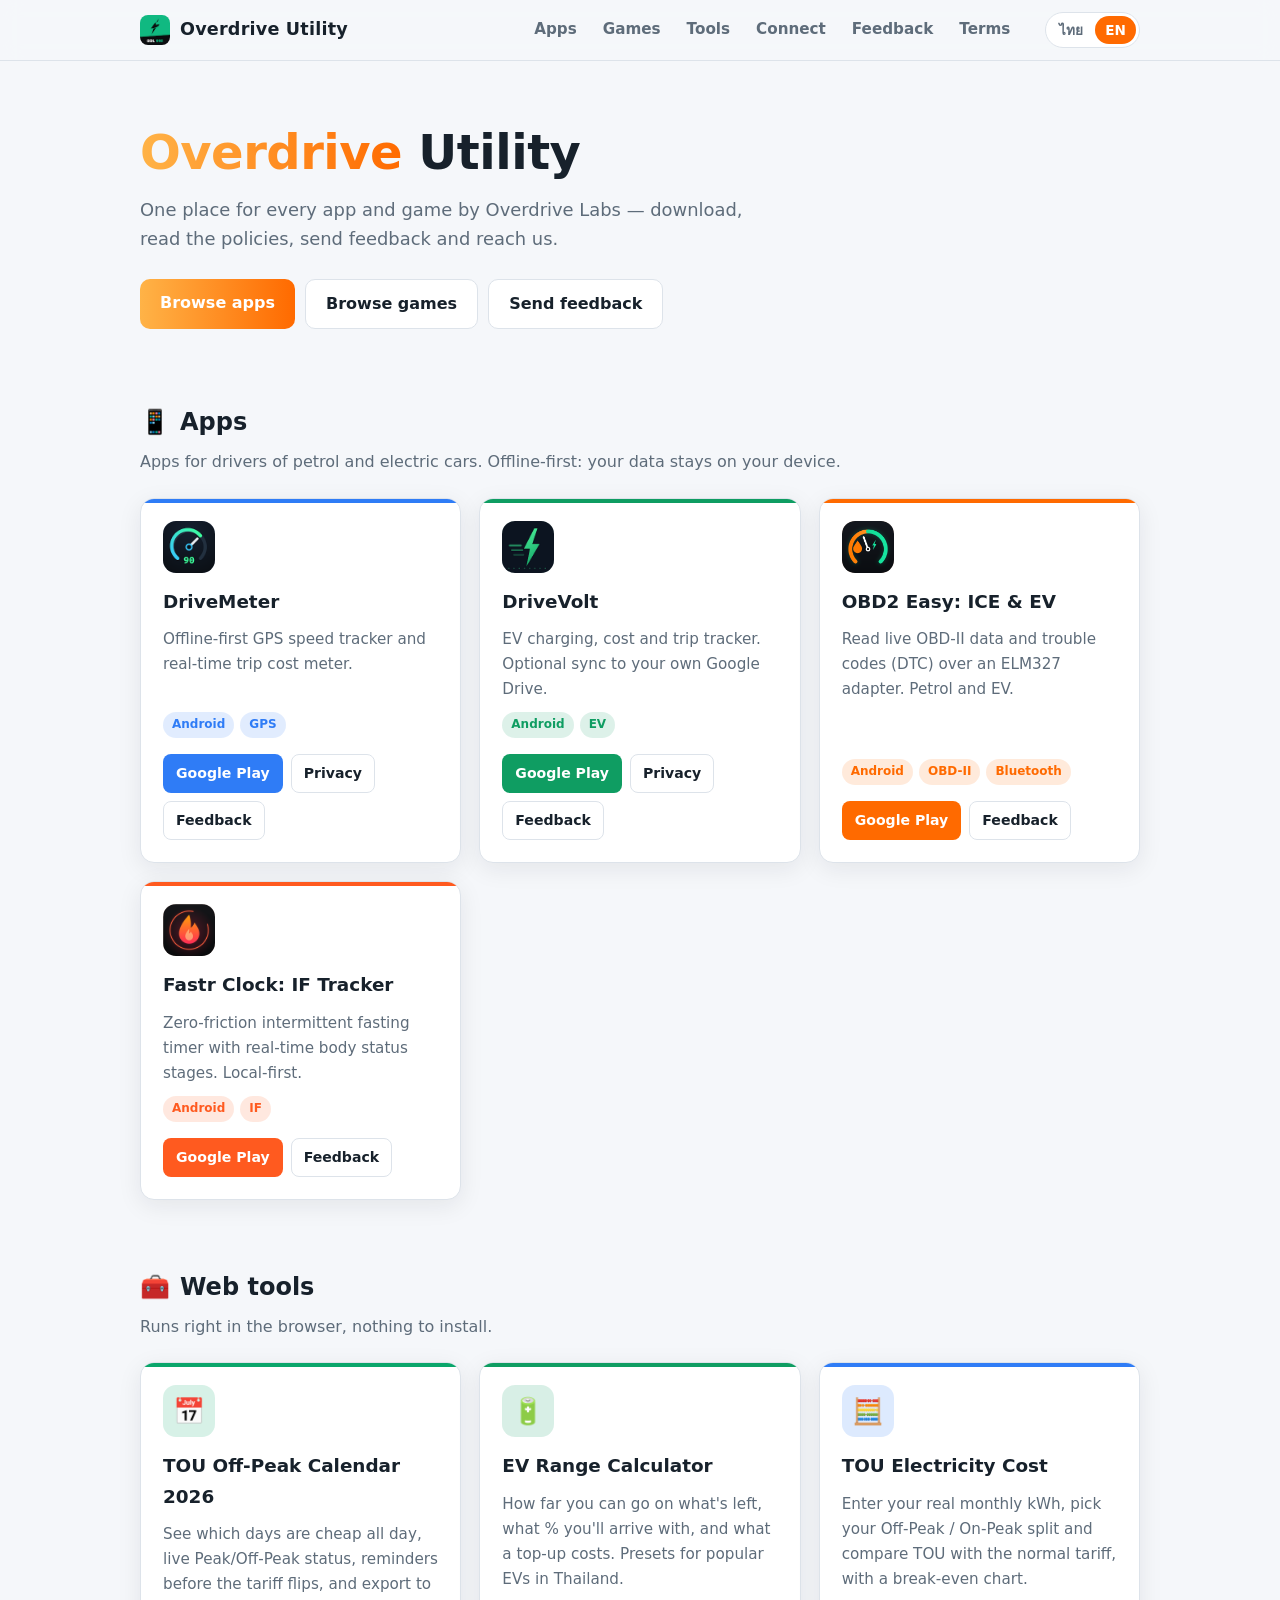
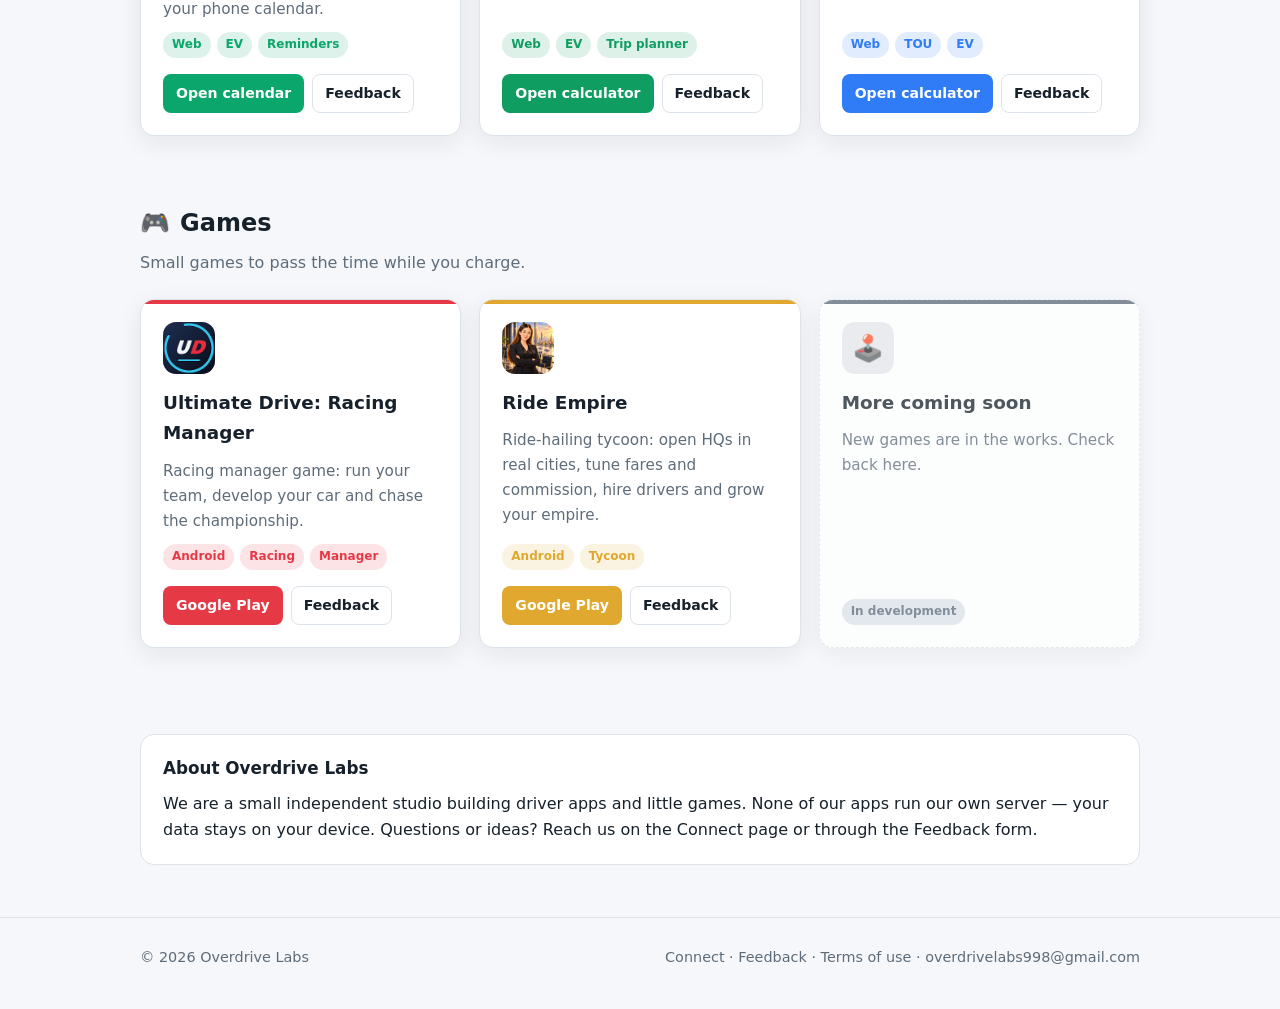
<file: index.html>
<!DOCTYPE html>
<html lang="th">
<head>
<meta charset="utf-8">
<meta name="viewport" content="width=device-width, initial-scale=1">
<title data-th="Overdrive Utility – รวมแอปและเกมจาก Overdrive Labs" data-en="Overdrive Utility – Apps & games by Overdrive Labs">Overdrive Utility</title>
<meta name="description" content="Overdrive Utility — the home of every app and game by Overdrive Labs: DriveMeter, DriveVolt, OBD2 Easy, Fastr Clock, Ultimate Drive, Ride Empire and more.">
<link rel="stylesheet" href="assets/style.css?v=7">
<link rel="icon" type="image/png" href="assets/logo.png">
<link rel="apple-touch-icon" href="assets/icon-192.png">
</head>
<body>

<header>
  <div class="wrap nav">
    <a class="brand" href="index.html"><img class="logo" src="assets/logo.png" alt="Overdrive Labs" width="30" height="30"> Overdrive Utility</a>
    <button class="menu-btn" id="menuBtn" aria-label="Menu">☰</button>
    <nav class="nav-links" id="navLinks">
      <a href="index.html#apps" data-th="แอป" data-en="Apps">แอป</a>
      <a href="index.html#games" data-th="เกม" data-en="Games">เกม</a>
      <a href="index.html#tools" data-th="เครื่องมือ" data-en="Tools">เครื่องมือ</a>
      <a href="connect.html" data-th="เชื่อมต่อ" data-en="Connect">เชื่อมต่อ</a>
      <a href="feedback.html" data-th="รายงาน / Feedback" data-en="Feedback">รายงาน / Feedback</a>
      <a href="terms.html" data-th="ข้อตกลงการใช้งาน" data-en="Terms">ข้อตกลงการใช้งาน</a>
      <button class="lang-toggle" id="langToggle">EN</button>
    </nav>
  </div>
</header>

<main>
  <section class="hero">
    <div class="wrap">
      <h1><span>Overdrive</span> Utility</h1>
      <p data-th="ศูนย์รวมแอปและเกมทั้งหมดจาก Overdrive Labs — ดาวน์โหลด อ่านนโยบาย ส่งความคิดเห็น และติดต่อเราได้จากที่เดียว"
         data-en="One place for every app and game by Overdrive Labs — download, read the policies, send feedback and reach us.">ศูนย์รวมแอปและเกมทั้งหมดจาก Overdrive Labs</p>
      <div class="cta">
        <a class="btn primary" href="#apps" data-th="ดูแอปทั้งหมด" data-en="Browse apps">ดูแอปทั้งหมด</a>
        <a class="btn" href="#games" data-th="ดูเกม" data-en="Browse games">ดูเกม</a>
        <a class="btn" href="feedback.html" data-th="ส่ง Feedback" data-en="Send feedback">ส่ง Feedback</a>
      </div>
    </div>
  </section>

  <section id="apps">
    <div class="wrap">
      <h2 class="sec">📱 <span data-th="แอป" data-en="Apps">แอป</span></h2>
      <p class="sec-sub" data-th="แอปสำหรับคนขับรถ ทั้งรถน้ำมันและรถไฟฟ้า ทำงานแบบ offline-first ข้อมูลอยู่ในเครื่องของคุณ"
         data-en="Apps for drivers of petrol and electric cars. Offline-first: your data stays on your device.">แอปสำหรับคนขับรถ</p>
      <div class="grid">

        <article class="card" style="--c: var(--blue)">
          <div class="icon"><img src="assets/drivemeter-icon.png" alt="DriveMeter" width="52" height="52" loading="lazy"></div>
          <h3>DriveMeter</h3>
          <p data-th="มิเตอร์ความเร็ว GPS และคำนวณค่าใช้จ่ายการเดินทางแบบเรียลไทม์ ใช้งานได้โดยไม่ต้องต่อเน็ต"
             data-en="Offline-first GPS speed tracker and real-time trip cost meter.">มิเตอร์ความเร็ว GPS และคำนวณค่าใช้จ่ายการเดินทาง</p>
          <div class="tags"><span class="tag">Android</span><span class="tag">GPS</span></div>
          <div class="links">
            <a class="store" href="https://play.google.com/store/apps/details?id=com.overdrivelabs.drivemeter" target="_blank" rel="noopener">Google Play</a>
            <a href="https://overdrivelabs998.github.io/drivevolt-privacy/drivemeter/privacy-policy.html" target="_blank" rel="noopener" data-th="นโยบายความเป็นส่วนตัว" data-en="Privacy">นโยบายความเป็นส่วนตัว</a>
            <a href="feedback.html?app=DriveMeter" data-th="Feedback" data-en="Feedback">Feedback</a>
          </div>
        </article>

        <article class="card" style="--c: var(--volt)">
          <div class="icon"><img src="assets/drivevolt-icon.png" alt="DriveVolt" width="52" height="52" loading="lazy"></div>
          <h3>DriveVolt</h3>
          <p data-th="บันทึกการชาร์จ ค่าไฟ ค่าใช้จ่าย และทริปของรถ EV ซิงก์ขึ้น Google Drive ของคุณเองได้"
             data-en="EV charging, cost and trip tracker. Optional sync to your own Google Drive.">บันทึกการชาร์จและค่าใช้จ่ายรถ EV</p>
          <div class="tags"><span class="tag">Android</span><span class="tag">EV</span></div>
          <div class="links">
            <a class="store" href="https://play.google.com/store/apps/details?id=com.overdrivelabs.drivevolt" target="_blank" rel="noopener">Google Play</a>
            <a href="https://overdrivelabs998.github.io/drivevolt-privacy/" target="_blank" rel="noopener" data-th="นโยบายความเป็นส่วนตัว" data-en="Privacy">นโยบายความเป็นส่วนตัว</a>
            <a href="feedback.html?app=DriveVolt" data-th="Feedback" data-en="Feedback">Feedback</a>
          </div>
        </article>

        <article class="card" style="--c: var(--accent)">
          <div class="icon"><img src="assets/obd2-icon.png" alt="OBD2 Easy" width="52" height="52" loading="lazy"></div>
          <h3>OBD2 Easy: ICE &amp; EV</h3>
          <p data-th="อ่านค่าเซ็นเซอร์สดและรหัสปัญหา (DTC) จากรถผ่านอะแดปเตอร์ ELM327 รองรับทั้งรถน้ำมันและรถไฟฟ้า"
             data-en="Read live OBD-II data and trouble codes (DTC) over an ELM327 adapter. Petrol and EV.">อ่านค่า OBD-II และรหัสปัญหาผ่าน ELM327</p>
          <div class="tags"><span class="tag">Android</span><span class="tag">OBD-II</span><span class="tag">Bluetooth</span></div>
          <div class="links">
            <a class="store" href="https://play.google.com/store/apps/details?id=com.mgobd.mg_obd" target="_blank" rel="noopener">Google Play</a>
            <a href="feedback.html?app=OBD2%20Easy" data-th="Feedback" data-en="Feedback">Feedback</a>
          </div>
        </article>

        <article class="card" style="--c: #ff5a1f">
          <div class="icon"><img src="assets/fastrclock-icon.png" alt="Fastr Clock" width="52" height="52" loading="lazy"></div>
          <h3>Fastr Clock: IF Tracker</h3>
          <p data-th="ตัวจับเวลาการทำ IF (Intermittent Fasting) พร้อมแสดงสถานะร่างกายแบบเรียลไทม์ ข้อมูลอยู่ในเครื่องของคุณ"
             data-en="Zero-friction intermittent fasting timer with real-time body status stages. Local-first.">ตัวจับเวลาการทำ IF พร้อมสถานะร่างกายแบบเรียลไทม์</p>
          <div class="tags"><span class="tag">Android</span><span class="tag">IF</span></div>
          <div class="links">
            <a class="store" href="https://play.google.com/store/apps/details?id=com.overdrivelabs.fastrclock" target="_blank" rel="noopener">Google Play</a>
            <a href="feedback.html?app=Fastr%20Clock" data-th="Feedback" data-en="Feedback">Feedback</a>
          </div>
        </article>

      </div>
    </div>
  </section>

  <section id="tools">
    <div class="wrap">
      <h2 class="sec">🧰 <span data-th="เครื่องมือบนเว็บ" data-en="Web tools">เครื่องมือบนเว็บ</span></h2>
      <p class="sec-sub" data-th="ใช้ได้ทันทีในเบราว์เซอร์ ไม่ต้องติดตั้ง" data-en="Runs right in the browser, nothing to install.">ใช้ได้ทันทีในเบราว์เซอร์ ไม่ต้องติดตั้ง</p>
      <div class="grid">
        <article class="card" style="--c: #0aa66b">
          <div class="icon">📅</div>
          <h3 data-th="ปฏิทิน Off-Peak TOU 2569" data-en="TOU Off-Peak Calendar 2026">ปฏิทิน Off-Peak TOU 2569</h3>
          <p data-th="ดูว่าวันไหนค่าไฟถูกทั้งวัน สถานะ Peak/Off-Peak แบบสด แจ้งเตือนก่อนเปลี่ยนช่วง และใส่ลงปฏิทินมือถือได้"
             data-en="See which days are cheap all day, live Peak/Off-Peak status, reminders before the tariff flips, and export to your phone calendar.">ดูว่าวันไหนค่าไฟถูกทั้งวัน พร้อมแจ้งเตือน</p>
          <div class="tags"><span class="tag">Web</span><span class="tag">EV</span><span class="tag" data-th="แจ้งเตือน" data-en="Reminders">แจ้งเตือน</span></div>
          <div class="links">
            <a class="store" href="tou.html" data-th="เปิดปฏิทิน" data-en="Open calendar">เปิดปฏิทิน</a>
            <a href="feedback.html?app=TOU%20Calendar">Feedback</a>
          </div>
        </article>
        <article class="card" style="--c: #0F9D62">
          <div class="icon">🔋</div>
          <h3 data-th="คำนวณระยะทางรถ EV" data-en="EV Range Calculator">คำนวณระยะทางรถ EV</h3>
          <p data-th="แบตเหลือเท่านี้วิ่งได้อีกกี่กิโล ไปถึงปลายทางเหลือกี่ % และชาร์จเต็มต้องจ่ายเท่าไร มีค่าเริ่มต้นรถ EV ยอดนิยมในไทย"
             data-en="How far you can go on what's left, what % you'll arrive with, and what a top-up costs. Presets for popular EVs in Thailand.">แบตเหลือเท่านี้วิ่งได้อีกกี่กิโล</p>
          <div class="tags"><span class="tag">Web</span><span class="tag">EV</span><span class="tag" data-th="วางแผนทริป" data-en="Trip planner">วางแผนทริป</span></div>
          <div class="links">
            <a class="store" href="ev-range.html" data-th="เปิดเครื่องคำนวณ" data-en="Open calculator">เปิดเครื่องคำนวณ</a>
            <a href="feedback.html?app=EV%20Range">Feedback</a>
          </div>
        </article>
        <article class="card" style="--c: #2f7cf6">
          <div class="icon">🧮</div>
          <h3 data-th="คำนวณค่าไฟ TOU" data-en="TOU Electricity Cost">คำนวณค่าไฟ TOU</h3>
          <p data-th="ใส่หน่วยไฟที่ใช้จริงต่อเดือน เลือก % Off-Peak / On-Peak แล้วเทียบค่าไฟ TOU กับอัตราปกติ พร้อมกราฟจุดคุ้มทุน"
             data-en="Enter your real monthly kWh, pick your Off-Peak / On-Peak split and compare TOU with the normal tariff, with a break-even chart.">เทียบค่าไฟ TOU กับอัตราปกติ</p>
          <div class="tags"><span class="tag">Web</span><span class="tag">TOU</span><span class="tag">EV</span></div>
          <div class="links">
            <a class="store" href="tou-cost.html" data-th="เปิดเครื่องคำนวณ" data-en="Open calculator">เปิดเครื่องคำนวณ</a>
            <a href="feedback.html?app=TOU%20Cost">Feedback</a>
          </div>
        </article>
      </div>
    </div>
  </section>

  <section id="games">
    <div class="wrap">
      <h2 class="sec">🎮 <span data-th="เกม" data-en="Games">เกม</span></h2>
      <p class="sec-sub" data-th="เกมเล่นง่าย ๆ ระหว่างรอชาร์จ" data-en="Small games to pass the time while you charge.">เกมเล่นง่าย ๆ ระหว่างรอชาร์จ</p>
      <div class="grid">

        <article class="card" style="--c: #e63946">
          <div class="icon"><img src="assets/ultimatedrive-icon.png" alt="Ultimate Drive" width="52" height="52" loading="lazy"></div>
          <h3>Ultimate Drive: Racing Manager</h3>
          <p data-th="เกมบริหารทีมแข่งรถ คุมทีม พัฒนารถ แล้วพาทีมขึ้นเป็นแชมป์"
             data-en="Racing manager game: run your team, develop your car and chase the championship.">เกมบริหารทีมแข่งรถ</p>
          <div class="tags"><span class="tag">Android</span><span class="tag">Racing</span><span class="tag">Manager</span></div>
          <div class="links">
            <a class="store" href="https://play.google.com/store/apps/details?id=com.overdrivelabs.ultimatedrive" target="_blank" rel="noopener">Google Play</a>
            <a href="feedback.html?app=Ultimate%20Drive" data-th="Feedback" data-en="Feedback">Feedback</a>
          </div>
        </article>

        <article class="card" style="--c: #e0a82e">
          <div class="icon"><img src="assets/rideapp-icon.png" alt="Ride Empire" width="52" height="52" loading="lazy"></div>
          <h3>Ride Empire</h3>
          <p data-th="เกมบริหารบริษัทเรียกรถ เปิดสำนักงานใหญ่ในเมืองจริง ปรับ GP ค่าโดยสาร รับสมัครคนขับ แล้วขยายอาณาจักร"
             data-en="Ride-hailing tycoon: open HQs in real cities, tune fares and commission, hire drivers and grow your empire.">เกมบริหารบริษัทเรียกรถในเมืองจริง</p>
          <div class="tags"><span class="tag">Android</span><span class="tag">Tycoon</span></div>
          <div class="links">
            <a class="store" href="https://play.google.com/store/apps/details?id=com.overdrivelabs.rideapp" target="_blank" rel="noopener">Google Play</a>
            <a href="feedback.html?app=Ride%20Empire" data-th="Feedback" data-en="Feedback">Feedback</a>
          </div>
        </article>

        <article class="card soon" style="--c: var(--muted)">
          <div class="icon">🕹️</div>
          <h3 data-th="เกมใหม่ เร็ว ๆ นี้" data-en="More coming soon">เกมใหม่ เร็ว ๆ นี้</h3>
          <p data-th="เรากำลังทำเกมใหม่อยู่ ติดตามได้ที่หน้านี้" data-en="New games are in the works. Check back here.">เรากำลังทำเกมใหม่อยู่</p>
          <div class="tags"><span class="tag soon" data-th="กำลังพัฒนา" data-en="In development">กำลังพัฒนา</span></div>
        </article>

      </div>
    </div>
  </section>

  <section id="about">
    <div class="wrap">
      <div class="box">
        <h3 data-th="เกี่ยวกับ Overdrive Labs" data-en="About Overdrive Labs">เกี่ยวกับ Overdrive Labs</h3>
        <p style="margin:0" data-th="เราเป็นทีมพัฒนาอิสระ ทำแอปสำหรับคนขับรถและเกมเล็ก ๆ ทุกแอปไม่มีเซิร์ฟเวอร์ของเราเอง ข้อมูลของคุณอยู่ในเครื่องของคุณ มีคำถามหรือข้อเสนอแนะ ติดต่อเราได้ที่หน้า เชื่อมต่อ หรือส่งผ่านหน้า Feedback"
           data-en="We are a small independent studio building driver apps and little games. None of our apps run our own server — your data stays on your device. Questions or ideas? Reach us on the Connect page or through the Feedback form.">เราเป็นทีมพัฒนาอิสระ</p>
      </div>
    </div>
  </section>
</main>

<footer>
  <div class="wrap">
    <span>© <span id="year">2026</span> Overdrive Labs</span>
    <span>
      <a href="connect.html" data-th="เชื่อมต่อ" data-en="Connect">เชื่อมต่อ</a> ·
      <a href="feedback.html">Feedback</a> ·
      <a href="terms.html" data-th="ข้อตกลงการใช้งาน" data-en="Terms of use">ข้อตกลงการใช้งาน</a> ·
      <a href="mailto:overdrivelabs998@gmail.com">overdrivelabs998@gmail.com</a>
    </span>
  </div>
</footer>

<script src="assets/site.js?v=9"></script>
<script>document.getElementById("year").textContent = new Date().getFullYear();</script>
</body>
</html>
</file>
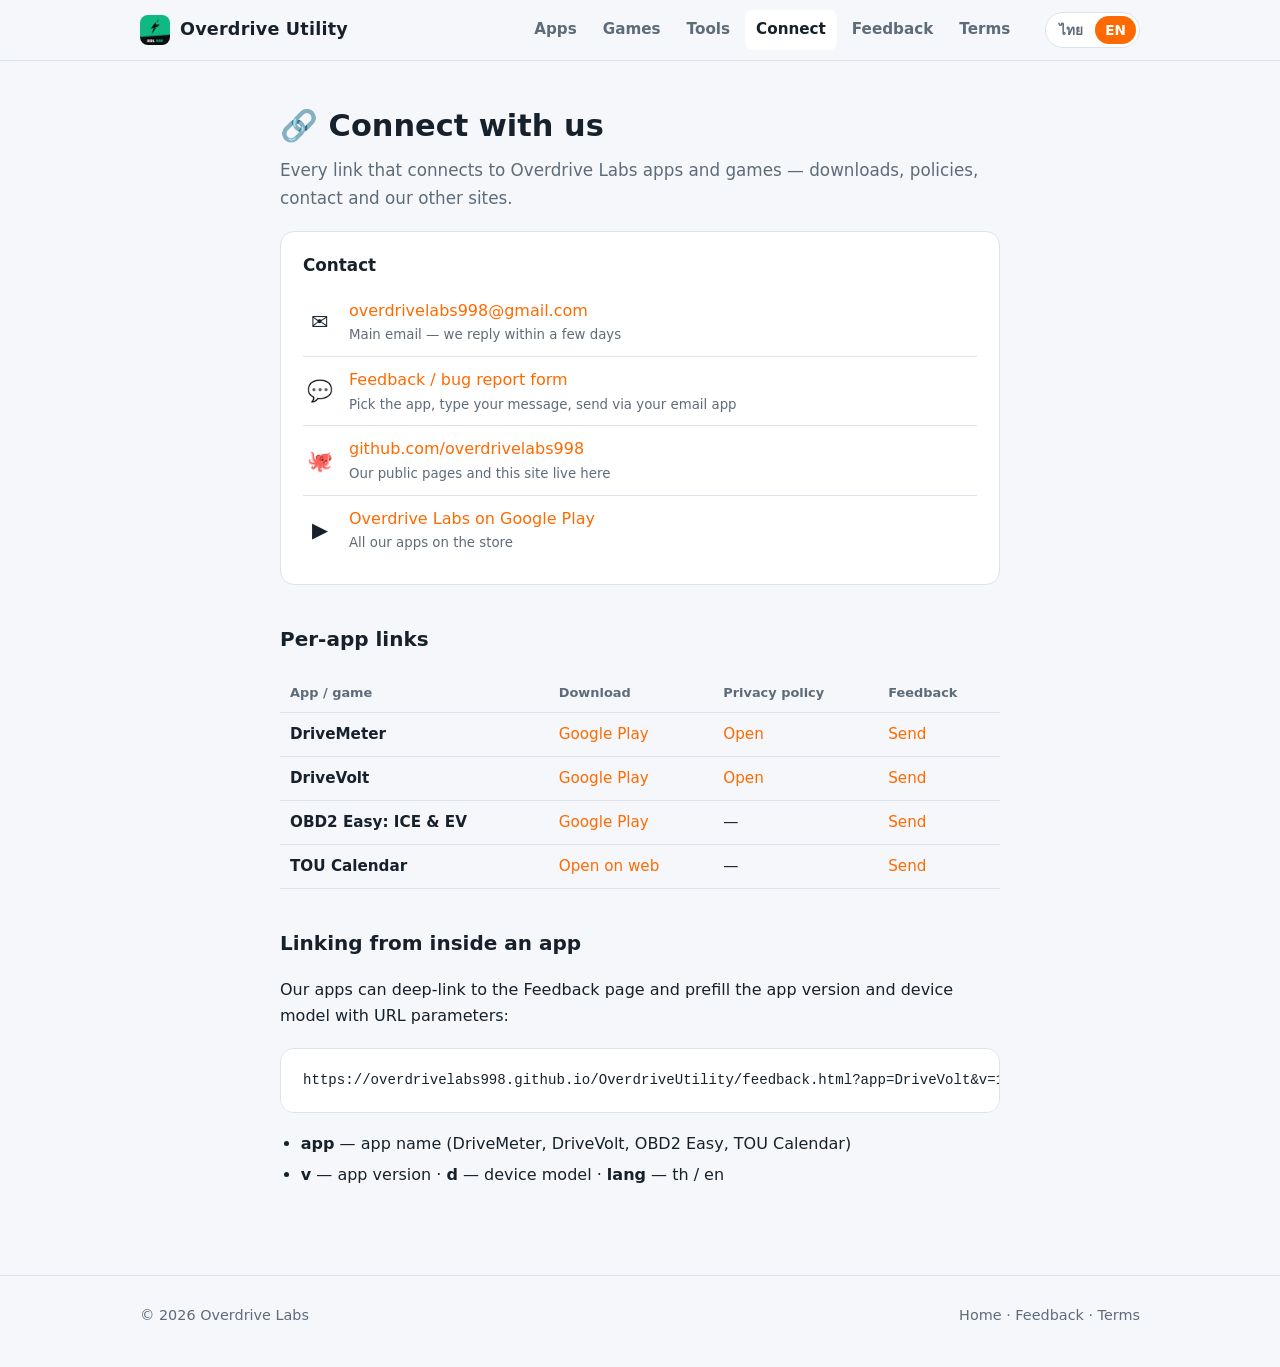
<file: connect.html>
<!DOCTYPE html>
<html lang="th">
<head>
<meta charset="utf-8">
<meta name="viewport" content="width=device-width, initial-scale=1">
<title data-th="เชื่อมต่อ – Overdrive Utility" data-en="Connect – Overdrive Utility">เชื่อมต่อ – Overdrive Utility</title>
<meta name="description" content="ลิงก์ดาวน์โหลด นโยบายความเป็นส่วนตัว และช่องทางติดต่อของทุกแอปและเกมจาก Overdrive Labs">
<link rel="stylesheet" href="assets/style.css?v=7">
<link rel="icon" type="image/png" href="assets/logo.png">
<link rel="apple-touch-icon" href="assets/icon-192.png">
</head>
<body>

<header>
  <div class="wrap nav">
    <a class="brand" href="index.html"><img class="logo" src="assets/logo.png" alt="Overdrive Labs" width="30" height="30"> Overdrive Utility</a>
    <button class="menu-btn" id="menuBtn" aria-label="Menu">☰</button>
    <nav class="nav-links" id="navLinks">
      <a href="index.html#apps" data-th="แอป" data-en="Apps">แอป</a>
      <a href="index.html#games" data-th="เกม" data-en="Games">เกม</a>
      <a href="index.html#tools" data-th="เครื่องมือ" data-en="Tools">เครื่องมือ</a>
      <a href="connect.html" data-th="เชื่อมต่อ" data-en="Connect">เชื่อมต่อ</a>
      <a href="feedback.html" data-th="รายงาน / Feedback" data-en="Feedback">รายงาน / Feedback</a>
      <a href="terms.html" data-th="ข้อตกลงการใช้งาน" data-en="Terms">ข้อตกลงการใช้งาน</a>
      <button class="lang-toggle" id="langToggle">EN</button>
    </nav>
  </div>
</header>

<main class="page">
  <h1>🔗 <span data-th="เชื่อมต่อกับเรา" data-en="Connect with us">เชื่อมต่อกับเรา</span></h1>
  <p class="lead" data-th="ทุกช่องทางที่เชื่อมกับแอปและเกมของ Overdrive Labs — ดาวน์โหลด นโยบาย ติดต่อ และเว็บอื่น ๆ ของเรา"
     data-en="Every link that connects to Overdrive Labs apps and games — downloads, policies, contact and our other sites.">ทุกช่องทางที่เชื่อมกับแอปและเกมของ Overdrive Labs</p>

  <div class="box">
    <h3 data-th="ติดต่อเรา" data-en="Contact">ติดต่อเรา</h3>
    <ul class="contact-list">
      <li><span class="ic">✉️</span><div><a href="mailto:overdrivelabs998@gmail.com">overdrivelabs998@gmail.com</a><small data-th="อีเมลหลัก ตอบกลับภายในไม่กี่วัน" data-en="Main email — we reply within a few days">อีเมลหลัก ตอบกลับภายในไม่กี่วัน</small></div></li>
      <li><span class="ic">💬</span><div><a href="feedback.html" data-th="แบบฟอร์ม Feedback / แจ้งปัญหา" data-en="Feedback / bug report form">แบบฟอร์ม Feedback / แจ้งปัญหา</a><small data-th="เลือกแอป กรอกข้อความ แล้วส่งผ่านแอปอีเมลของคุณ" data-en="Pick the app, type your message, send via your email app">เลือกแอป กรอกข้อความ แล้วส่งผ่านแอปอีเมลของคุณ</small></div></li>
      <li><span class="ic">🐙</span><div><a href="https://github.com/overdrivelabs998" target="_blank" rel="noopener">github.com/overdrivelabs998</a><small data-th="เว็บและหน้าสาธารณะของเราอยู่ที่นี่" data-en="Our public pages and this site live here">เว็บและหน้าสาธารณะของเราอยู่ที่นี่</small></div></li>
      <li><span class="ic">▶️</span><div><a href="https://play.google.com/store/apps/dev?id=overdrivelabs" target="_blank" rel="noopener" data-th="Overdrive Labs บน Google Play" data-en="Overdrive Labs on Google Play">Overdrive Labs บน Google Play</a><small data-th="แอปทั้งหมดของเราในสโตร์" data-en="All our apps on the store">แอปทั้งหมดของเราในสโตร์</small></div></li>
    </ul>
  </div>

  <h2 data-th="ลิงก์ของแต่ละแอป" data-en="Per-app links">ลิงก์ของแต่ละแอป</h2>
  <div class="table-wrap">
  <table>
    <thead><tr>
      <th data-th="แอป / เกม" data-en="App / game">แอป / เกม</th>
      <th data-th="ดาวน์โหลด" data-en="Download">ดาวน์โหลด</th>
      <th data-th="นโยบายความเป็นส่วนตัว" data-en="Privacy policy">นโยบายความเป็นส่วนตัว</th>
      <th>Feedback</th>
    </tr></thead>
    <tbody>
      <tr><td><b>DriveMeter</b></td>
          <td><a href="https://play.google.com/store/apps/details?id=com.overdrivelabs.drivemeter" target="_blank" rel="noopener">Google Play</a></td>
          <td><a href="https://overdrivelabs998.github.io/drivevolt-privacy/drivemeter/privacy-policy.html" target="_blank" rel="noopener" data-th="เปิด" data-en="Open">เปิด</a></td>
          <td><a href="feedback.html?app=DriveMeter" data-th="ส่ง" data-en="Send">ส่ง</a></td></tr>
      <tr><td><b>DriveVolt</b></td>
          <td><a href="https://play.google.com/store/apps/details?id=com.overdrivelabs.drivevolt" target="_blank" rel="noopener">Google Play</a></td>
          <td><a href="https://overdrivelabs998.github.io/drivevolt-privacy/" target="_blank" rel="noopener" data-th="เปิด" data-en="Open">เปิด</a></td>
          <td><a href="feedback.html?app=DriveVolt" data-th="ส่ง" data-en="Send">ส่ง</a></td></tr>
      <tr><td><b>OBD2 Easy: ICE &amp; EV</b></td>
          <td><a href="https://play.google.com/store/apps/details?id=com.mgobd.mg_obd" target="_blank" rel="noopener">Google Play</a></td>
          <td>—</td>
          <td><a href="feedback.html?app=OBD2%20Easy" data-th="ส่ง" data-en="Send">ส่ง</a></td></tr>
      <tr><td><b data-th="ปฏิทิน TOU" data-en="TOU Calendar">ปฏิทิน TOU</b></td>
          <td><a href="tou.html" data-th="เปิดบนเว็บ" data-en="Open on web">เปิดบนเว็บ</a></td>
          <td>—</td>
          <td><a href="feedback.html?app=TOU%20Calendar" data-th="ส่ง" data-en="Send">ส่ง</a></td></tr>
    </tbody>
  </table>
  </div>

  <h2 data-th="เปิดหน้านี้จากในแอป" data-en="Linking from inside an app">เปิดหน้านี้จากในแอป</h2>
  <p data-th="แอปของเราสามารถลิงก์มาหน้า Feedback พร้อมส่งข้อมูลเวอร์ชันและรุ่นอุปกรณ์มาให้อัตโนมัติ ผ่านพารามิเตอร์ใน URL:"
     data-en="Our apps can deep-link to the Feedback page and prefill the app version and device model with URL parameters:">แอปของเราสามารถลิงก์มาหน้า Feedback พร้อมส่งข้อมูลเวอร์ชันและรุ่นอุปกรณ์มาให้อัตโนมัติ</p>
  <div class="box" style="font-family: ui-monospace, Consolas, monospace; font-size: .88em; overflow-x: auto; white-space: nowrap;">
    https://overdrivelabs998.github.io/OverdriveUtility/feedback.html?app=DriveVolt&amp;v=1.8.1(2010)&amp;d=Pixel%207&amp;lang=th
  </div>
  <ul>
    <li><b>app</b> — <span data-th="ชื่อแอป (DriveMeter, DriveVolt, OBD2 Easy, TOU Calendar)" data-en="app name (DriveMeter, DriveVolt, OBD2 Easy, TOU Calendar)">ชื่อแอป</span></li>
    <li><b>v</b> — <span data-th="เวอร์ชันแอป" data-en="app version">เวอร์ชันแอป</span> · <b>d</b> — <span data-th="รุ่นอุปกรณ์" data-en="device model">รุ่นอุปกรณ์</span> · <b>lang</b> — th / en</li>
  </ul>
</main>

<footer>
  <div class="wrap">
    <span>© 2026 Overdrive Labs</span>
    <span><a href="index.html" data-th="หน้าแรก" data-en="Home">หน้าแรก</a> · <a href="feedback.html">Feedback</a> · <a href="terms.html" data-th="ข้อตกลงการใช้งาน" data-en="Terms">ข้อตกลงการใช้งาน</a></span>
  </div>
</footer>

<script src="assets/site.js?v=9"></script>
</body>
</html>
</file>
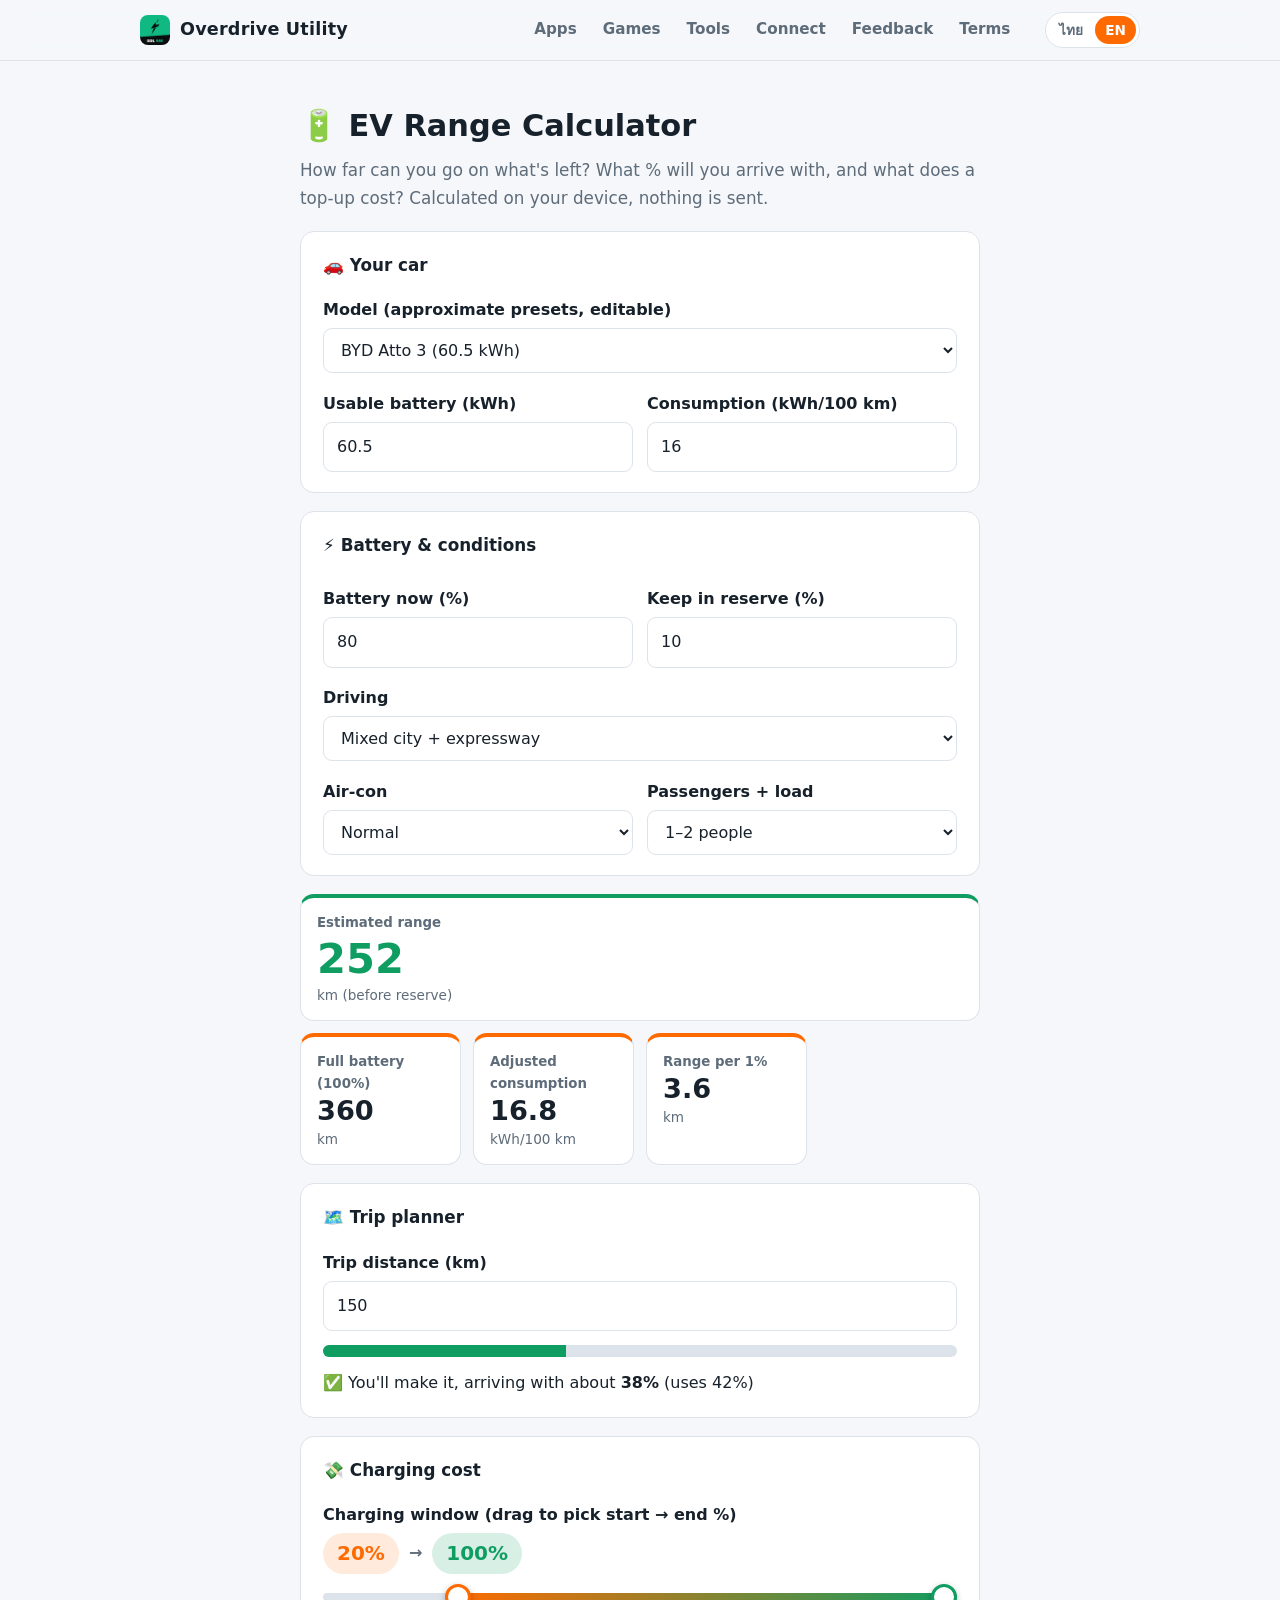
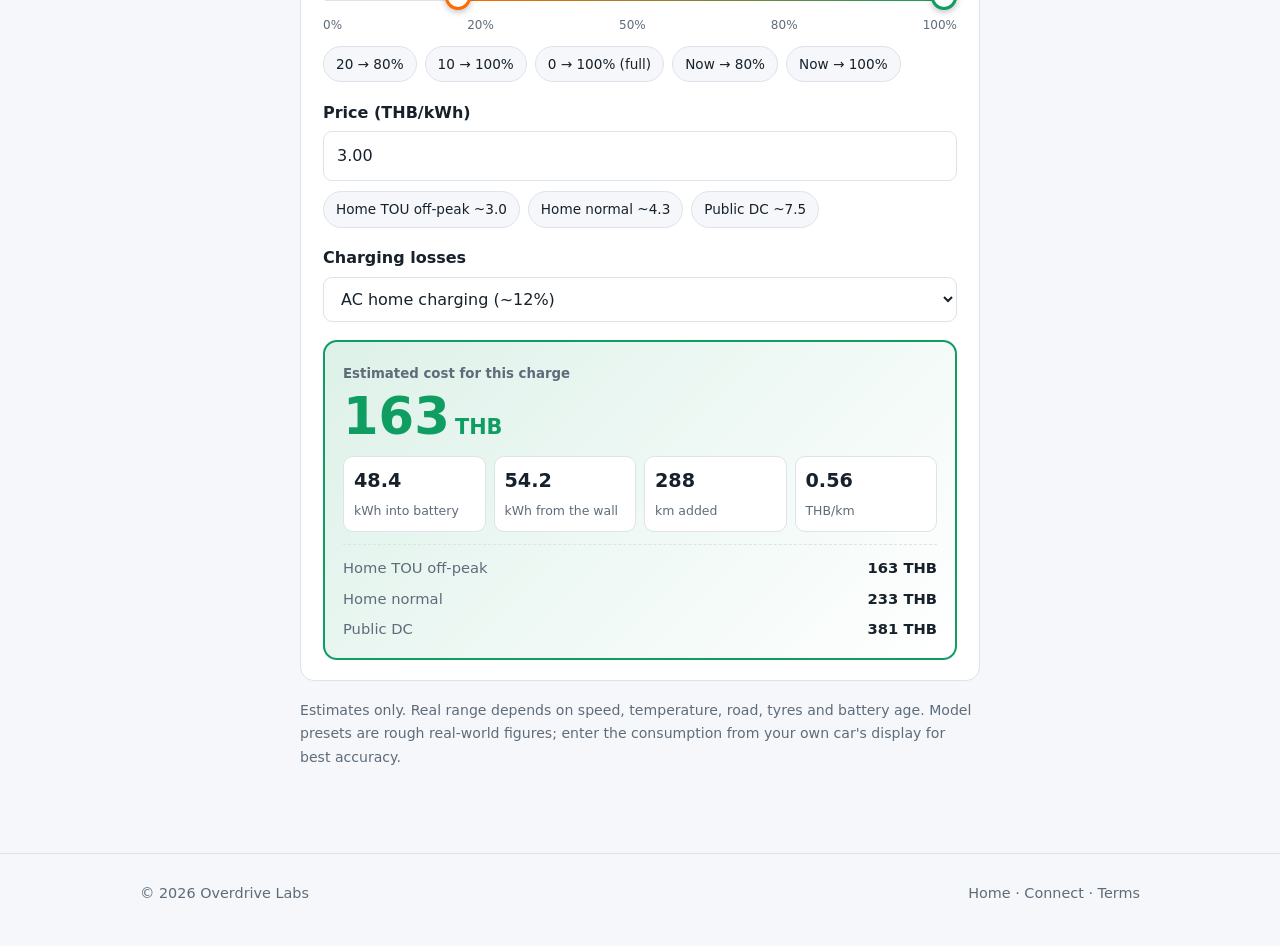
<file: ev-range.html>
<!DOCTYPE html>
<html lang="th">
<head>
<meta charset="utf-8">
<meta name="viewport" content="width=device-width, initial-scale=1">
<title data-th="คำนวณระยะทางรถ EV – Overdrive Utility" data-en="EV Range Calculator – Overdrive Utility">คำนวณระยะทางรถ EV – Overdrive Utility</title>
<meta name="description" content="คำนวณระยะทางที่รถไฟฟ้าวิ่งได้จากแบตที่เหลือ อัตราสิ้นเปลือง สภาพการขับ และวางแผนทริป พร้อมค่าชาร์จ">
<link rel="stylesheet" href="assets/style.css?v=7">
<link rel="icon" type="image/png" href="assets/logo.png">
<link rel="apple-touch-icon" href="assets/icon-192.png">
</head>
<body>

<header>
  <div class="wrap nav">
    <a class="brand" href="index.html"><img class="logo" src="assets/logo.png" alt="Overdrive Labs" width="30" height="30"> Overdrive Utility</a>
    <button class="menu-btn" id="menuBtn" aria-label="Menu">☰</button>
    <nav class="nav-links" id="navLinks">
      <a href="index.html#apps" data-th="แอป" data-en="Apps">แอป</a>
      <a href="index.html#games" data-th="เกม" data-en="Games">เกม</a>
      <a href="index.html#tools" data-th="เครื่องมือ" data-en="Tools">เครื่องมือ</a>
      <a href="connect.html" data-th="เชื่อมต่อ" data-en="Connect">เชื่อมต่อ</a>
      <a href="feedback.html" data-th="รายงาน / Feedback" data-en="Feedback">รายงาน / Feedback</a>
      <a href="terms.html" data-th="ข้อตกลงการใช้งาน" data-en="Terms">ข้อตกลงการใช้งาน</a>
      <button class="lang-toggle" id="langToggle">EN</button>
    </nav>
  </div>
</header>

<main class="page" style="max-width: 720px;">
  <h1>🔋 <span data-th="คำนวณระยะทางรถ EV" data-en="EV Range Calculator">คำนวณระยะทางรถ EV</span></h1>
  <p class="lead" data-th="แบตเหลือเท่านี้ วิ่งได้อีกกี่กิโล? ไปถึงปลายทางจะเหลือกี่ % และชาร์จเต็มต้องจ่ายเท่าไร — คำนวณในเครื่องคุณ ไม่ส่งข้อมูลไปไหน"
     data-en="How far can you go on what's left? What % will you arrive with, and what does a top-up cost? Calculated on your device, nothing is sent.">แบตเหลือเท่านี้ วิ่งได้อีกกี่กิโล?</p>

  <div class="box">
    <h3 data-th="🚗 รถของคุณ" data-en="🚗 Your car">🚗 รถของคุณ</h3>
    <label for="car" data-th="รุ่นรถ (ค่าเริ่มต้นโดยประมาณ แก้ไขได้)" data-en="Model (approximate presets, editable)">รุ่นรถ</label>
    <select id="car"></select>
    <div class="row2">
      <div><label for="bat" data-th="ความจุแบตที่ใช้ได้ (kWh)" data-en="Usable battery (kWh)">ความจุแบตที่ใช้ได้ (kWh)</label><input id="bat" type="number" step="0.1" min="1" inputmode="decimal"></div>
      <div><label for="eff" data-th="อัตราสิ้นเปลือง (kWh/100 กม.)" data-en="Consumption (kWh/100 km)">อัตราสิ้นเปลือง (kWh/100 กม.)</label><input id="eff" type="number" step="0.1" min="5" inputmode="decimal"></div>
    </div>
  </div>

  <div class="box">
    <h3 data-th="⚡ แบตและสภาพการขับ" data-en="⚡ Battery &amp; conditions">⚡ แบตและสภาพการขับ</h3>
    <div class="row2">
      <div><label for="soc" data-th="แบตตอนนี้ (%)" data-en="Battery now (%)">แบตตอนนี้ (%)</label><input id="soc" type="number" min="0" max="100" value="80" inputmode="numeric"></div>
      <div><label for="res" data-th="เผื่อสำรองไว้ (%)" data-en="Keep in reserve (%)">เผื่อสำรองไว้ (%)</label><input id="res" type="number" min="0" max="50" value="10" inputmode="numeric"></div>
    </div>
    <label for="style" data-th="ลักษณะการขับ" data-en="Driving">ลักษณะการขับ</label>
    <select id="style">
      <option value="0.9" data-th="ในเมือง รถติด (ประหยัดสุด)" data-en="City / traffic (most efficient)">ในเมือง รถติด</option>
      <option value="1" selected data-th="ผสม เมือง + ทางด่วน" data-en="Mixed city + expressway">ผสม เมือง + ทางด่วน</option>
      <option value="1.15" data-th="ทางหลวง ~100 กม./ชม." data-en="Highway ~100 km/h">ทางหลวง ~100 กม./ชม.</option>
      <option value="1.32" data-th="ทางหลวงเร็ว ~120 กม./ชม." data-en="Fast highway ~120 km/h">ทางหลวงเร็ว ~120 กม./ชม.</option>
    </select>
    <div class="row2">
      <div><label for="ac" data-th="แอร์" data-en="Air-con">แอร์</label>
        <select id="ac"><option value="1" data-th="ปิด" data-en="Off">ปิด</option><option value="1.05" selected data-th="เปิดปกติ" data-en="Normal">เปิดปกติ</option><option value="1.1" data-th="เปิดแรง / อากาศร้อนจัด" data-en="High / very hot day">เปิดแรง</option></select></div>
      <div><label for="load" data-th="ผู้โดยสาร + สัมภาระ" data-en="Passengers + load">ผู้โดยสาร + สัมภาระ</label>
        <select id="load"><option value="1" data-th="1–2 คน" data-en="1–2 people">1–2 คน</option><option value="1.03" data-th="3–4 คน" data-en="3–4 people">3–4 คน</option><option value="1.07" data-th="เต็มคัน + ของเยอะ" data-en="Full car + luggage">เต็มคัน + ของเยอะ</option></select></div>
    </div>
  </div>

  <div class="stats">
    <div class="stat big" style="--c: var(--volt)"><small data-th="วิ่งได้อีกประมาณ" data-en="Estimated range">วิ่งได้อีกประมาณ</small><b id="oRange">–</b><span data-th="กม. (ก่อนถึงระดับสำรอง)" data-en="km (before reserve)">กม.</span></div>
    <div class="stat"><small data-th="ระยะเต็มแบต (100%)" data-en="Full battery (100%)">ระยะเต็มแบต (100%)</small><b id="oFull">–</b><span>km</span></div>
    <div class="stat"><small data-th="สิ้นเปลืองจริงโดยประมาณ" data-en="Adjusted consumption">สิ้นเปลืองจริงโดยประมาณ</small><b id="oEff">–</b><span>kWh/100 km</span></div>
    <div class="stat"><small data-th="ระยะต่อแบต 1%" data-en="Range per 1%">ระยะต่อแบต 1%</small><b id="oPer">–</b><span>km</span></div>
  </div>

  <div class="box">
    <h3 data-th="🗺️ วางแผนทริป" data-en="🗺️ Trip planner">🗺️ วางแผนทริป</h3>
    <label for="dist" data-th="ระยะทางที่จะไป (กม.)" data-en="Trip distance (km)">ระยะทางที่จะไป (กม.)</label>
    <input id="dist" type="number" min="0" value="150" inputmode="decimal">
    <div class="bar"><i id="barFill"></i></div>
    <p id="tripMsg" class="result-msg"></p>
  </div>

  <div class="box">
    <h3 data-th="💸 ค่าชาร์จ" data-en="💸 Charging cost">💸 ค่าชาร์จ</h3>
    <label data-th="ช่วงที่จะชาร์จ (ลากปุ่มเพื่อเลือก % เริ่มต้น → สิ้นสุด)" data-en="Charging window (drag to pick start → end %)">ช่วงที่จะชาร์จ</label>
    <div class="range-head"><span class="pill" id="fromLbl">20%</span><span class="arrow">→</span><span class="pill end" id="toLbl">100%</span></div>
    <div class="dual">
      <div class="track"><i id="rangeFill"></i></div>
      <input id="from" type="range" min="0" max="100" step="1" value="20" aria-label="Start %">
      <input id="to" type="range" min="0" max="100" step="1" value="100" aria-label="End %">
    </div>
    <div class="ticks"><span>0%</span><span>20%</span><span>50%</span><span>80%</span><span>100%</span></div>
    <div class="chips" id="rangeChips">
      <button type="button" data-r="20-80">20 → 80%</button>
      <button type="button" data-r="10-100">10 → 100%</button>
      <button type="button" data-r="0-100" data-th="0 → 100% (เต็มแบต)" data-en="0 → 100% (full)">0 → 100%</button>
      <button type="button" data-r="now-80" data-th="ตอนนี้ → 80%" data-en="Now → 80%">ตอนนี้ → 80%</button>
      <button type="button" data-r="now-100" data-th="ตอนนี้ → 100%" data-en="Now → 100%">ตอนนี้ → 100%</button>
    </div>
    <label for="price" data-th="ราคาไฟ (บาท/kWh)" data-en="Price (THB/kWh)">ราคาไฟ (บาท/kWh)</label>
    <input id="price" type="number" step="0.01" min="0" value="3.00" inputmode="decimal">
    <div class="chips">
      <button type="button" data-p="3.00" data-th="บ้าน TOU Off-Peak ~3.0" data-en="Home TOU off-peak ~3.0">บ้าน TOU Off-Peak ~3.0</button>
      <button type="button" data-p="4.30" data-th="บ้าน อัตราปกติ ~4.3" data-en="Home normal ~4.3">บ้าน อัตราปกติ ~4.3</button>
      <button type="button" data-p="7.50" data-th="ตู้ DC สาธารณะ ~7.5" data-en="Public DC ~7.5">ตู้ DC สาธารณะ ~7.5</button>
    </div>
    <label for="loss" data-th="การสูญเสียระหว่างชาร์จ" data-en="Charging losses">การสูญเสียระหว่างชาร์จ</label>
    <select id="loss"><option value="1.12" data-th="ชาร์จ AC ที่บ้าน (~12%)" data-en="AC home charging (~12%)">ชาร์จ AC ที่บ้าน (~12%)</option><option value="1.05" data-th="ชาร์จเร็ว DC (~5%)" data-en="DC fast charging (~5%)">ชาร์จเร็ว DC (~5%)</option></select>
    <div class="price-card">
      <small data-th="ค่าชาร์จช่วงนี้ประมาณ" data-en="Estimated cost for this charge">ค่าชาร์จช่วงนี้ประมาณ</small>
      <div class="price-big"><b id="oCost">–</b> <span data-th="บาท" data-en="THB">บาท</span></div>
      <div class="price-grid">
        <div><b id="oAdd">–</b><span data-th="kWh เข้าแบต" data-en="kWh into battery">kWh เข้าแบต</span></div>
        <div><b id="oGrid">–</b><span data-th="kWh จากปลั๊ก" data-en="kWh from the wall">kWh จากปลั๊ก</span></div>
        <div><b id="oKm">–</b><span data-th="กม. ที่ได้เพิ่ม" data-en="km added">กม. ที่ได้เพิ่ม</span></div>
        <div><b id="oPerKm">–</b><span data-th="บาท/กม." data-en="THB/km">บาท/กม.</span></div>
      </div>
      <div class="compare" id="cmp"></div>
    </div>
  </div>

  <p class="note" data-th="ผลลัพธ์เป็นค่าประมาณ ระยะทางจริงขึ้นกับความเร็ว อุณหภูมิ สภาพถนน ยาง และอายุแบต ค่าเริ่มต้นของแต่ละรุ่นเป็นตัวเลขโดยประมาณจากการใช้งานจริง แนะนำให้ใส่ค่าสิ้นเปลืองจากหน้าจอรถของคุณเองเพื่อความแม่นยำ"
     data-en="Estimates only. Real range depends on speed, temperature, road, tyres and battery age. Model presets are rough real-world figures; enter the consumption from your own car's display for best accuracy.">ผลลัพธ์เป็นค่าประมาณ</p>
</main>

<footer>
  <div class="wrap">
    <span>© 2026 Overdrive Labs</span>
    <span><a href="index.html" data-th="หน้าแรก" data-en="Home">หน้าแรก</a> · <a href="connect.html" data-th="เชื่อมต่อ" data-en="Connect">เชื่อมต่อ</a> · <a href="terms.html" data-th="ข้อตกลงการใช้งาน" data-en="Terms">ข้อตกลงการใช้งาน</a></span>
  </div>
</footer>

<script src="assets/site.js?v=9"></script>
<script>

var CARS=[["BYD Atto 3 (60.5 kWh)",60.5,16],["BYD Dolphin (44.9 kWh)",44.9,14],["BYD Seal (82.5 kWh)",82.5,16.5],["BYD Sealion 7 (82.5 kWh)",82.5,18.5],["Tesla Model 3 RWD (57.5 kWh)",57.5,14],["Tesla Model Y RWD (57.5 kWh)",57.5,15.5],["MG4 (51 kWh)",51,16],["MG ZS EV (49 kWh)",49,17],["ORA Good Cat (47.8 kWh)",47.8,15.5],["NETA V (38.5 kWh)",38.5,14],["Deepal S07 (80 kWh)",80,18],["Volvo EX30 (64 kWh)",64,16.5],["Custom / อื่น ๆ",50,15]];
function $(i){return document.getElementById(i)}
function n(i){var v=parseFloat($(i).value);return isNaN(v)?0:v}
var sel=$("car");CARS.forEach(function(c,i){var o=document.createElement("option");o.value=i;o.textContent=c[0];sel.appendChild(o)});
function load(){var c=CARS[sel.value];$("bat").value=c[1];$("eff").value=c[2];calc()}
function fmt(x,d){return x.toLocaleString(OV.lang()==="th"?"th-TH":"en-US",{maximumFractionDigits:d||0,minimumFractionDigits:d||0})}
function calc(){
  var th=OV.lang()==="th",bat=n("bat"),base=n("eff"),soc=Math.min(100,Math.max(0,n("soc"))),res=Math.min(soc,Math.max(0,n("res")));
  var eff=base*parseFloat($("style").value)*parseFloat($("ac").value)*parseFloat($("load").value);
  if(!bat||!eff){return}
  var full=bat/eff*100,per=full/100,range=(soc-res)*per;
  $("oRange").textContent=fmt(Math.max(0,range));$("oFull").textContent=fmt(full);$("oEff").textContent=fmt(eff,1);$("oPer").textContent=fmt(per,1);
  var d=n("dist"),need=d/per,arrive=soc-need,m=$("tripMsg"),b=$("barFill");
  b.style.width=Math.max(0,Math.min(100,arrive))+"%";
  if(arrive>=res){b.style.background="var(--volt)";m.innerHTML=(th?"✅ ไปถึงได้ เหลือแบตประมาณ <b>":"✅ You'll make it, arriving with about <b>")+fmt(arrive)+"%</b>"+(th?" (ใช้ไป "+fmt(need)+"%)":" (uses "+fmt(need)+"%)")}
  else if(arrive>0){b.style.background="var(--accent)";m.innerHTML=(th?"⚠️ ไปถึงได้แต่ต่ำกว่าระดับสำรอง เหลือ <b>":"⚠️ Possible but below your reserve: <b>")+fmt(arrive)+"%</b>"+(th?" แนะนำแวะชาร์จระหว่างทาง":". Consider a charging stop.")}
  else{b.style.background="#e63946";var stop=Math.ceil((need-(soc-res))*per);m.innerHTML=(th?"❌ ไม่พอ ต้องชาร์จเพิ่มระหว่างทางอีกประมาณ <b>":"❌ Not enough. You need about <b>")+fmt(stop)+(th?" กม.</b> หรือแวะชาร์จหลังวิ่งไปไม่เกิน <b>":" km</b> more; stop to charge within <b>")+fmt(Math.max(0,range))+(th?" กม.</b>":" km</b>.")}
  var fr=parseInt($("from").value,10),to=parseInt($("to").value,10);
  $("fromLbl").textContent=fr+"%";$("toLbl").textContent=to+"%";
  $("rangeFill").style.left=fr+"%";$("rangeFill").style.width=(to-fr)+"%";
  var add=(to-fr)/100*bat,loss=parseFloat($("loss").value),grid=add*loss,price=n("price"),cost=grid*price,km=add/eff*100;
  $("oCost").textContent=fmt(cost);$("oAdd").textContent=fmt(add,1);$("oGrid").textContent=fmt(grid,1);$("oKm").textContent=fmt(km);$("oPerKm").textContent=km>0?fmt(cost/km,2):"–";
  var P=[[th?"บ้าน TOU Off-Peak":"Home TOU off-peak",3.0],[th?"บ้าน อัตราปกติ":"Home normal",4.3],[th?"ตู้ DC สาธารณะ":"Public DC",7.5]];
  $("cmp").innerHTML=P.map(function(p){var l=p[1]===7.5?1.05:1.12;return "<div><span>"+p[0]+"</span><b>"+fmt(add*l*p[1])+(th?" บาท":" THB")+"</b></div>"}).join("");
}
sel.addEventListener("change",load);
$("from").addEventListener("input",function(){if(+this.value>+$("to").value)$("to").value=this.value;calc()});
$("to").addEventListener("input",function(){if(+this.value<+$("from").value)$("from").value=this.value;calc()});
document.querySelectorAll("#rangeChips button").forEach(function(b){b.addEventListener("click",function(){var r=b.dataset.r.split("-"),f=r[0]==="now"?Math.round(n("soc")):+r[0];$("from").value=Math.min(f,+r[1]);$("to").value=r[1];calc()})});
$("soc").addEventListener("input",function(){var v=Math.round(n("soc"));$("from").value=v;if(+$("to").value<v)$("to").value=v;});
document.querySelectorAll("input,select").forEach(function(e){if(e!==sel&&e.type!=="range")e.addEventListener("input",calc)});
document.querySelectorAll(".chips button").forEach(function(b){b.addEventListener("click",function(){$("price").value=b.dataset.p;calc()})});
$("langToggle").addEventListener("click",function(){setTimeout(calc,0)});
load();

</script>
</body>
</html>
</file>
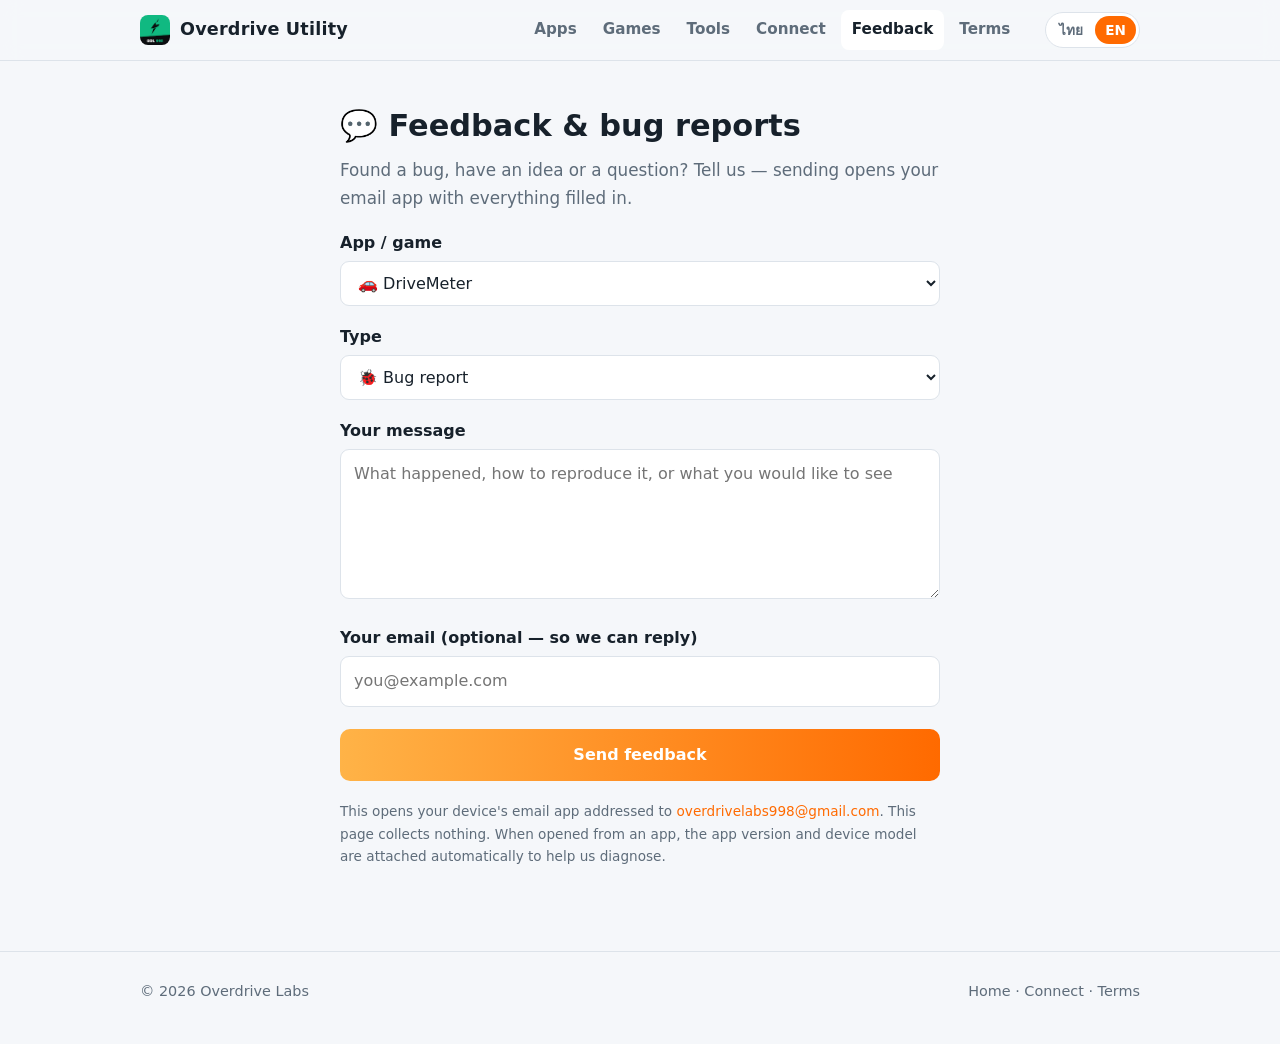
<file: feedback.html>
<!DOCTYPE html>
<html lang="th">
<head>
<meta charset="utf-8">
<meta name="viewport" content="width=device-width, initial-scale=1">
<title data-th="รายงานปัญหา / Feedback – Overdrive Utility" data-en="Feedback – Overdrive Utility">รายงานปัญหา / Feedback – Overdrive Utility</title>
<meta name="description" content="แจ้งบั๊ก เสนอฟีเจอร์ หรือถามคำถามเกี่ยวกับแอปและเกมของ Overdrive Labs">
<link rel="stylesheet" href="assets/style.css?v=7">
<link rel="icon" type="image/png" href="assets/logo.png">
<link rel="apple-touch-icon" href="assets/icon-192.png">
</head>
<body>

<header>
  <div class="wrap nav">
    <a class="brand" href="index.html"><img class="logo" src="assets/logo.png" alt="Overdrive Labs" width="30" height="30"> Overdrive Utility</a>
    <button class="menu-btn" id="menuBtn" aria-label="Menu">☰</button>
    <nav class="nav-links" id="navLinks">
      <a href="index.html#apps" data-th="แอป" data-en="Apps">แอป</a>
      <a href="index.html#games" data-th="เกม" data-en="Games">เกม</a>
      <a href="index.html#tools" data-th="เครื่องมือ" data-en="Tools">เครื่องมือ</a>
      <a href="connect.html" data-th="เชื่อมต่อ" data-en="Connect">เชื่อมต่อ</a>
      <a href="feedback.html" data-th="รายงาน / Feedback" data-en="Feedback">รายงาน / Feedback</a>
      <a href="terms.html" data-th="ข้อตกลงการใช้งาน" data-en="Terms">ข้อตกลงการใช้งาน</a>
      <button class="lang-toggle" id="langToggle">EN</button>
    </nav>
  </div>
</header>

<main class="page" style="max-width: 640px;">
  <h1>💬 <span data-th="รายงานปัญหา / Feedback" data-en="Feedback &amp; bug reports">รายงานปัญหา / Feedback</span></h1>
  <p class="lead" data-th="เจอบั๊ก มีไอเดีย หรือมีคำถาม? บอกเราได้เลย — กดส่งแล้วจะเปิดแอปอีเมลของคุณพร้อมข้อความที่กรอกไว้ครบ"
     data-en="Found a bug, have an idea or a question? Tell us — sending opens your email app with everything filled in.">เจอบั๊ก มีไอเดีย หรือมีคำถาม? บอกเราได้เลย</p>

  <label for="app" data-th="แอป / เกม" data-en="App / game">แอป / เกม</label>
  <select id="app">
    <option value="DriveMeter">🚗 DriveMeter</option>
    <option value="DriveVolt">⚡ DriveVolt</option>
    <option value="OBD2 Easy">🔧 OBD2 Easy: ICE &amp; EV</option>
    <option value="Fastr Clock">🔥 Fastr Clock</option>
    <option value="Ultimate Drive">🏎️ Ultimate Drive</option>
    <option value="Ride Empire">🚕 Ride Empire</option>
    <option value="TOU Calendar" data-th="📅 ปฏิทิน TOU" data-en="📅 TOU Calendar">📅 ปฏิทิน TOU</option>
    <option value="EV Range" data-th="🔋 คำนวณระยะทาง EV" data-en="🔋 EV Range">🔋 คำนวณระยะทาง EV</option>
    <option value="TOU Cost" data-th="🧮 คำนวณค่าไฟ TOU" data-en="🧮 TOU Cost">🧮 คำนวณค่าไฟ TOU</option>
    <option value="Website" data-th="🌐 เว็บไซต์นี้" data-en="🌐 This website">🌐 เว็บไซต์นี้</option>
    <option value="Other" data-th="อื่น ๆ" data-en="Other">อื่น ๆ</option>
  </select>

  <label for="type" data-th="ประเภท" data-en="Type">ประเภท</label>
  <select id="type">
    <option value="Bug" data-th="🐞 แจ้งบั๊ก / ปัญหาการใช้งาน" data-en="🐞 Bug report">🐞 แจ้งบั๊ก / ปัญหาการใช้งาน</option>
    <option value="Suggestion" data-th="💡 ข้อเสนอแนะ / อยากได้ฟีเจอร์" data-en="💡 Suggestion / feature request">💡 ข้อเสนอแนะ / อยากได้ฟีเจอร์</option>
    <option value="Question" data-th="❓ คำถาม" data-en="❓ Question">❓ คำถาม</option>
    <option value="Other" data-th="อื่น ๆ" data-en="Other">อื่น ๆ</option>
  </select>

  <label for="msg" data-th="ข้อความของคุณ" data-en="Your message">ข้อความของคุณ</label>
  <textarea id="msg" data-th="เกิดอะไรขึ้น ทำอย่างไรถึงเจอ หรืออยากให้มีอะไรเพิ่ม" data-en="What happened, how to reproduce it, or what you would like to see" placeholder="เกิดอะไรขึ้น ทำอย่างไรถึงเจอ หรืออยากให้มีอะไรเพิ่ม"></textarea>

  <label for="contact" data-th="อีเมลของคุณ (ไม่บังคับ — ไว้ให้เราตอบกลับ)" data-en="Your email (optional — so we can reply)">อีเมลของคุณ (ไม่บังคับ — ไว้ให้เราตอบกลับ)</label>
  <input id="contact" type="email" placeholder="you@example.com">

  <button class="send" id="send" data-th="ส่งความคิดเห็น" data-en="Send feedback">ส่งความคิดเห็น</button>

  <p class="hint" id="hint"></p>
</main>

<footer>
  <div class="wrap">
    <span>© 2026 Overdrive Labs</span>
    <span><a href="index.html" data-th="หน้าแรก" data-en="Home">หน้าแรก</a> · <a href="connect.html" data-th="เชื่อมต่อ" data-en="Connect">เชื่อมต่อ</a> · <a href="terms.html" data-th="ข้อตกลงการใช้งาน" data-en="Terms">ข้อตกลงการใช้งาน</a></span>
  </div>
</footer>

<script src="assets/site.js?v=9"></script>
<script>
  var TO = "overdrivelabs998@gmail.com";
  function param(n){ try { return new URLSearchParams(location.search).get(n) || ""; } catch(e){ return ""; } }

  // Preselect the app when linked from a card or from inside an app (?app=DriveVolt)
  var asked = param("app"), sel = document.getElementById("app");
  for (var i = 0; i < sel.options.length; i++) if (sel.options[i].value.toLowerCase() === asked.toLowerCase()) sel.selectedIndex = i;

  function renderHint(){
    var th = OV.lang() === "th", h = document.getElementById("hint");
    h.textContent = "";
    h.appendChild(document.createTextNode(th
      ? "ปุ่มนี้จะเปิดแอปอีเมลในเครื่องคุณ ส่งถึง "
      : "This opens your device's email app addressed to "));
    var a = document.createElement("a"); a.href = "mailto:" + TO; a.textContent = TO; h.appendChild(a);
    h.appendChild(document.createTextNode(th
      ? " หน้านี้ไม่เก็บข้อมูลใด ๆ ถ้ามาจากในแอป ระบบจะแนบเวอร์ชันแอปและรุ่นอุปกรณ์ให้อัตโนมัติเพื่อช่วยตรวจสอบ"
      : ". This page collects nothing. When opened from an app, the app version and device model are attached automatically to help us diagnose."));
  }
  renderHint();
  document.getElementById("langToggle").addEventListener("click", function(){ setTimeout(renderHint, 0); });

  document.getElementById("send").addEventListener("click", function(){
    var app = sel.value, type = document.getElementById("type").value;
    var msg = document.getElementById("msg").value.trim(), from = document.getElementById("contact").value.trim();
    if (!msg) { document.getElementById("msg").focus(); return; }
    var ver = param("v"), dev = param("d");
    var subject = "[" + app + "] " + type + (ver ? " – v" + ver : "");
    var body = msg + "\n\n------------------------------\n" +
      "App: " + app + "\nType: " + type + "\n" +
      (from ? "Reply to: " + from + "\n" : "") +
      (ver ? "App version: " + ver + "\n" : "") +
      (dev ? "Device: " + dev + "\n" : "") +
      "Language: " + OV.lang() + "\nFrom: Overdrive Utility website\n";
    location.href = "mailto:" + TO + "?subject=" + encodeURIComponent(subject) + "&body=" + encodeURIComponent(body);
  });
</script>
</body>
</html>
</file>
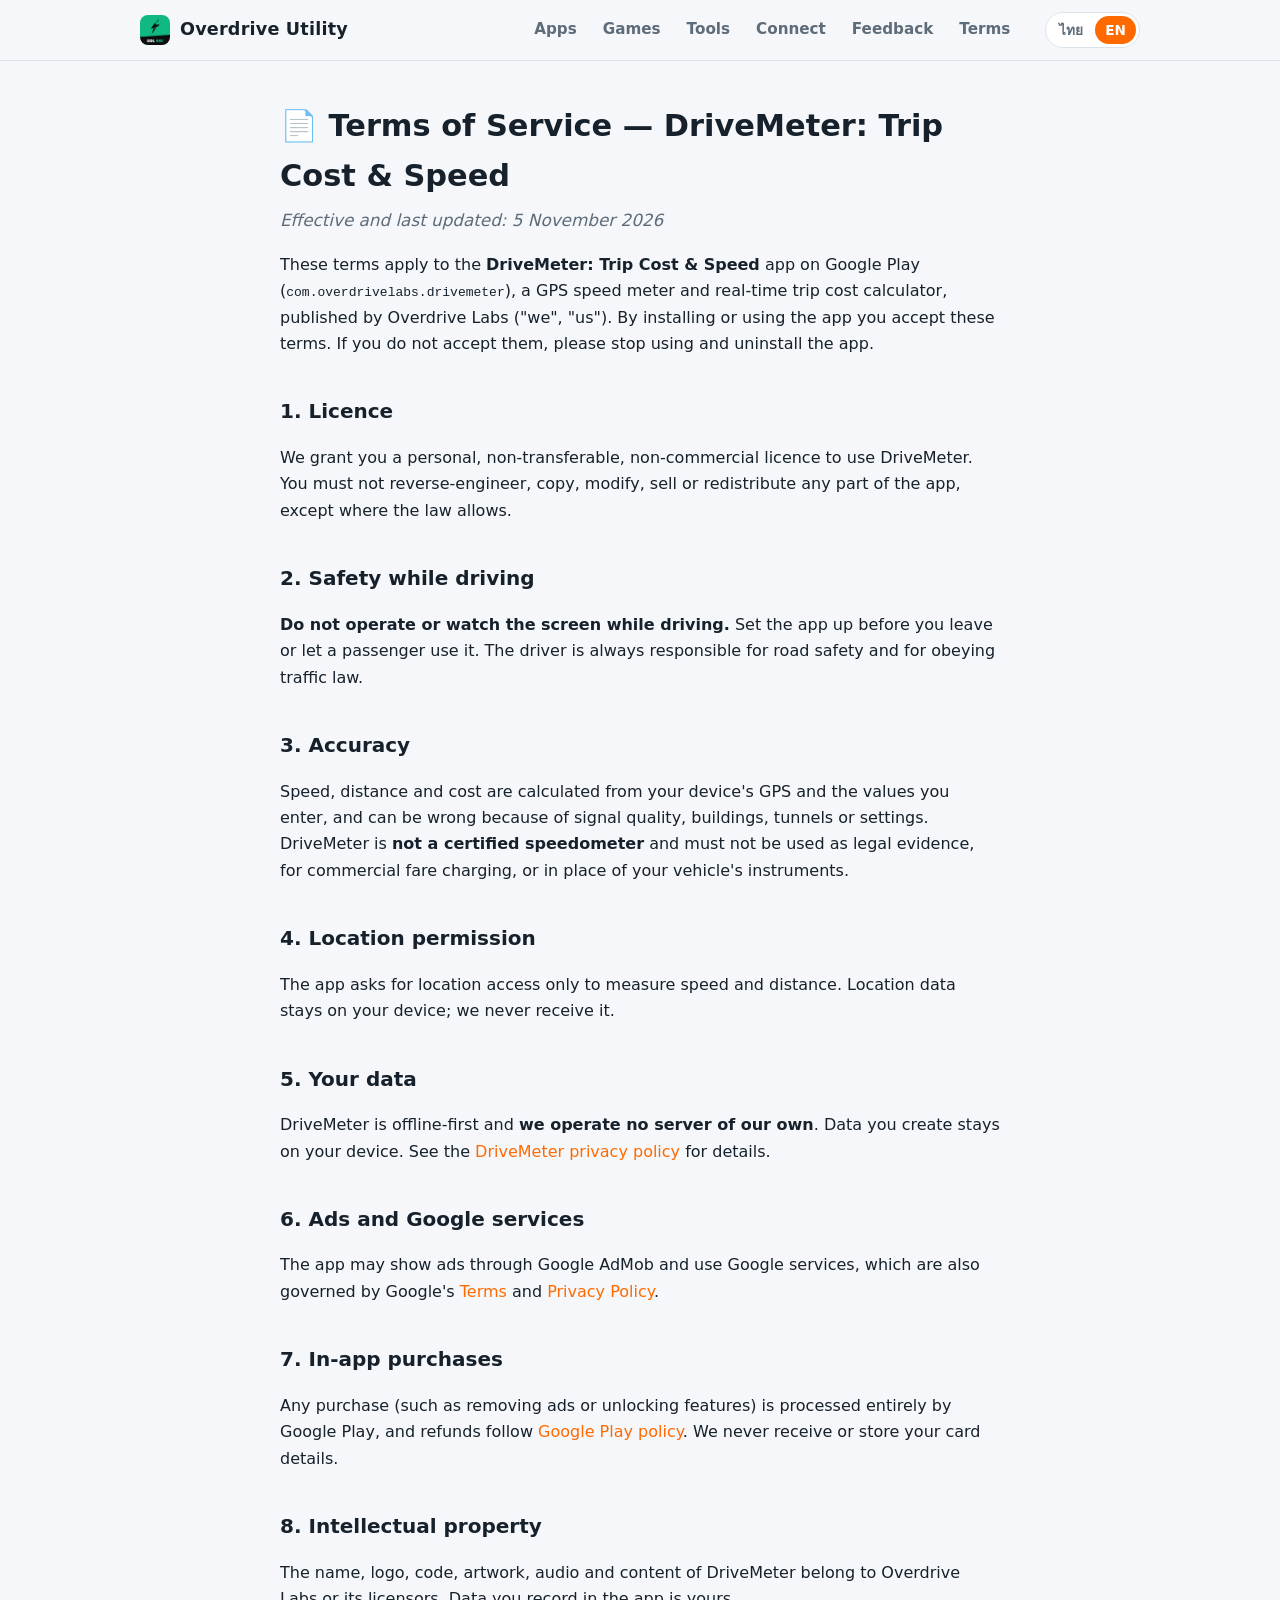
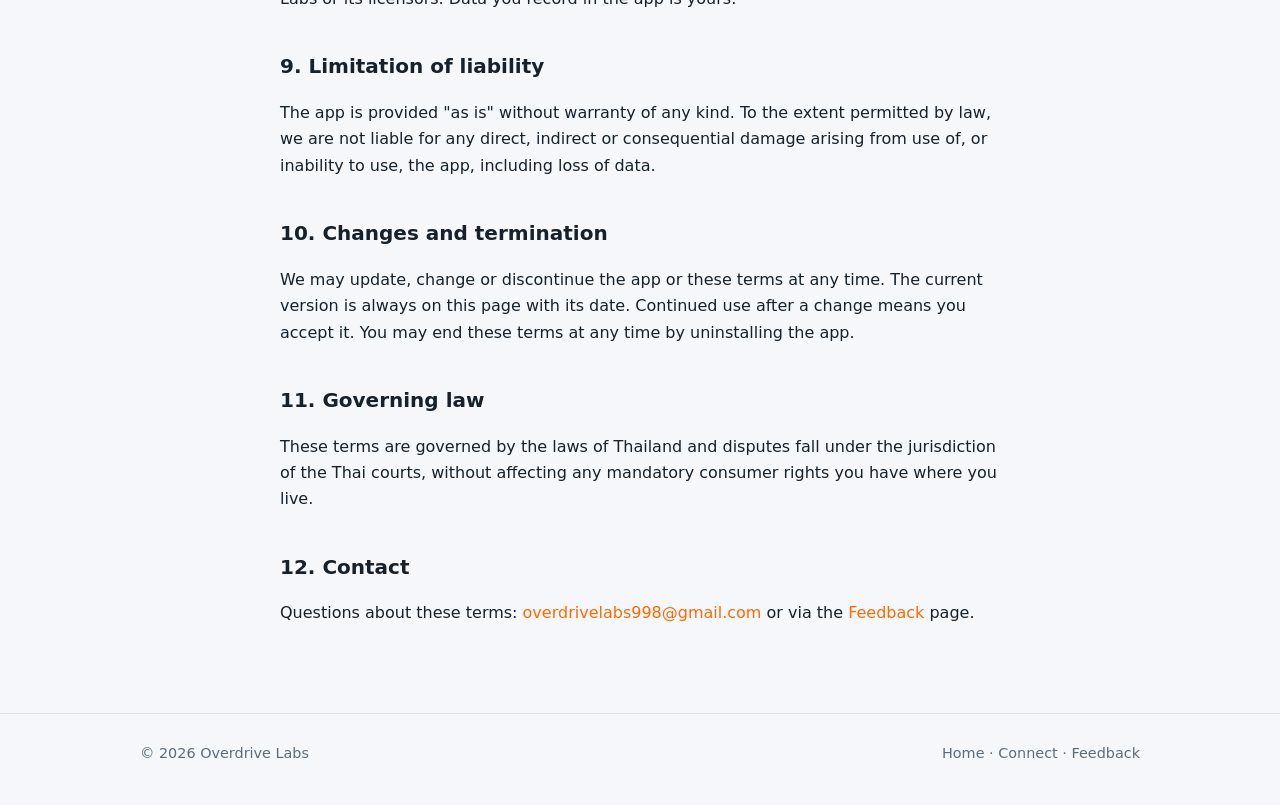
<file: terms-drivemeter.html>
<!DOCTYPE html>
<html lang="th">
<head>
<meta charset="utf-8">
<meta name="viewport" content="width=device-width, initial-scale=1">
<title data-th="ข้อกำหนดในการให้บริการ DriveMeter – Overdrive Labs" data-en="DriveMeter Terms of Service – Overdrive Labs">DriveMeter Terms of Service – Overdrive Labs</title>
<meta name="description" content="Terms of Service for DriveMeter (com.overdrivelabs.drivemeter) by Overdrive Labs.">
<link rel="stylesheet" href="assets/style.css?v=7">
<link rel="icon" type="image/png" href="assets/logo.png">
<link rel="apple-touch-icon" href="assets/icon-192.png">
</head>
<body>

<header>
  <div class="wrap nav">
    <a class="brand" href="index.html"><img class="logo" src="assets/logo.png" alt="Overdrive Labs" width="30" height="30"> Overdrive Utility</a>
    <button class="menu-btn" id="menuBtn" aria-label="Menu">☰</button>
    <nav class="nav-links" id="navLinks">
      <a href="index.html#apps" data-th="แอป" data-en="Apps">แอป</a>
      <a href="index.html#games" data-th="เกม" data-en="Games">เกม</a>
      <a href="index.html#tools" data-th="เครื่องมือ" data-en="Tools">เครื่องมือ</a>
      <a href="connect.html" data-th="เชื่อมต่อ" data-en="Connect">เชื่อมต่อ</a>
      <a href="feedback.html" data-th="รายงาน / Feedback" data-en="Feedback">รายงาน / Feedback</a>
      <a href="terms.html" data-th="ข้อตกลงการใช้งาน" data-en="Terms">ข้อตกลงการใช้งาน</a>
      <button class="lang-toggle" id="langToggle">EN</button>
    </nav>
  </div>
</header>

<main class="page">

  <!-- ===================== THAI ===================== -->
  <div data-only="th">
    <h1>📄 ข้อกำหนดในการให้บริการ — DriveMeter: Trip Cost &amp; Speed</h1>
    <p class="lead"><em>มีผลบังคับใช้และปรับปรุงล่าสุด: 5 พฤศจิกายน 2569</em></p>
    <p>ข้อกำหนดนี้ใช้กับแอป <strong>DriveMeter: Trip Cost &amp; Speed</strong> บน Google Play (<code>com.overdrivelabs.drivemeter</code>) ซึ่งเป็นแอปมิเตอร์ความเร็วจาก GPS และคำนวณค่าใช้จ่ายการเดินทางแบบเรียลไทม์ เผยแพร่โดย Overdrive Labs ("เรา") การติดตั้งหรือใช้งานแอปถือว่าคุณยอมรับข้อกำหนดนี้ หากไม่ยอมรับ โปรดหยุดใช้และลบแอป</p>

    <h2>1. การอนุญาตให้ใช้งาน</h2>
    <p>เราอนุญาตให้คุณใช้ DriveMeter เพื่อการใช้งานส่วนตัวที่ไม่ใช่เชิงพาณิชย์ โดยไม่สามารถโอนสิทธิ์ได้ คุณต้องไม่ทำวิศวกรรมย้อนกลับ คัดลอก ดัดแปลง ขาย หรือเผยแพร่ซ้ำส่วนใดของแอป เว้นแต่กฎหมายอนุญาต</p>

    <h2>2. ความปลอดภัยขณะขับขี่</h2>
    <p><strong>ห้ามใช้งานหรือจ้องหน้าจอขณะขับรถ</strong> ให้ตั้งค่าก่อนออกเดินทางหรือให้ผู้โดยสารใช้งาน ผู้ขับขี่ต้องปฏิบัติตามกฎจราจรและรับผิดชอบความปลอดภัยของตนเองเสมอ</p>

    <h2>3. ความแม่นยำของข้อมูล</h2>
    <p>ความเร็ว ระยะทาง และค่าใช้จ่ายคำนวณจากสัญญาณ GPS ของอุปกรณ์และค่าที่คุณกรอก ซึ่งอาจคลาดเคลื่อนได้จากสภาพสัญญาณ อาคาร อุโมงค์ หรือการตั้งค่า DriveMeter <strong>ไม่ใช่มาตรวัดความเร็วที่ผ่านการรับรอง</strong> ห้ามใช้เป็นหลักฐานทางกฎหมาย ใช้คิดค่าโดยสารเชิงพาณิชย์ หรือแทนมาตรวัดของรถ</p>

    <h2>4. สิทธิ์ตำแหน่งที่ตั้ง</h2>
    <p>แอปขอสิทธิ์เข้าถึงตำแหน่งเพื่อวัดความเร็วและระยะทางเท่านั้น ข้อมูลตำแหน่งเก็บในอุปกรณ์ของคุณ เราไม่ได้รับหรือเก็บข้อมูลนี้</p>

    <h2>5. ข้อมูลของคุณ</h2>
    <p>DriveMeter ทำงานแบบ offline-first และ <strong>เราไม่มีเซิร์ฟเวอร์ของตัวเอง</strong> ข้อมูลที่คุณสร้างอยู่ในอุปกรณ์ของคุณ รายละเอียดอยู่ใน<a href="https://overdrivelabs998.github.io/drivevolt-privacy/drivemeter/privacy-policy.html" target="_blank" rel="noopener">นโยบายความเป็นส่วนตัวของ DriveMeter</a></p>

    <h2>6. โฆษณาและบริการของ Google</h2>
    <p>แอปอาจแสดงโฆษณาผ่าน Google AdMob และใช้บริการของ Google การใช้บริการเหล่านั้นอยู่ภายใต้<a href="https://policies.google.com/terms" target="_blank" rel="noopener">ข้อกำหนด</a>และ<a href="https://policies.google.com/privacy" target="_blank" rel="noopener">นโยบายความเป็นส่วนตัว</a>ของ Google ด้วย</p>

    <h2>7. การซื้อภายในแอป</h2>
    <p>การซื้อในแอป (เช่น การลบโฆษณาหรือปลดล็อกฟีเจอร์) ชำระผ่าน Google Play ทั้งหมด การคืนเงินเป็นไปตาม<a href="https://support.google.com/googleplay/answer/2479637" target="_blank" rel="noopener">นโยบายของ Google Play</a> เราไม่ได้รับหรือเก็บข้อมูลบัตรของคุณ</p>

    <h2>8. ทรัพย์สินทางปัญญา</h2>
    <p>ชื่อ โลโก้ โค้ด ภาพ เสียง และเนื้อหาของ DriveMeter เป็นของ Overdrive Labs หรือผู้ให้สิทธิ์ ข้อมูลที่คุณบันทึกในแอปเป็นของคุณ</p>

    <h2>9. ข้อจำกัดความรับผิด</h2>
    <p>แอปให้บริการ "ตามสภาพ" (as is) โดยไม่มีการรับประกันใด ๆ เท่าที่กฎหมายอนุญาต เราไม่รับผิดต่อความเสียหายทางตรง ทางอ้อม หรือต่อเนื่องใด ๆ ที่เกิดจากการใช้หรือไม่สามารถใช้แอป รวมถึงการสูญหายของข้อมูล</p>

    <h2>10. การเปลี่ยนแปลงและการยุติ</h2>
    <p>เราอาจปรับปรุง เปลี่ยนแปลง หรือยุติแอปหรือข้อกำหนดนี้ได้ทุกเมื่อ ฉบับล่าสุดจะแสดงบนหน้านี้พร้อมวันที่ปรับปรุง การใช้แอปต่อหลังการเปลี่ยนแปลงถือว่ายอมรับข้อกำหนดใหม่ คุณยุติข้อกำหนดนี้ได้ทุกเมื่อโดยลบแอปออกจากอุปกรณ์</p>

    <h2>11. กฎหมายที่ใช้บังคับ</h2>
    <p>ข้อกำหนดนี้อยู่ภายใต้กฎหมายไทย ข้อพิพาทใด ๆ ให้อยู่ในเขตอำนาจของศาลไทย โดยไม่ตัดสิทธิ์ผู้บริโภคตามกฎหมายของประเทศที่คุณอาศัยอยู่</p>

    <h2>12. ติดต่อ</h2>
    <p>คำถามเกี่ยวกับข้อกำหนดนี้: <a href="mailto:overdrivelabs998@gmail.com">overdrivelabs998@gmail.com</a> หรือผ่านหน้า <a href="feedback.html?app=DriveMeter">Feedback</a></p>
  </div>

  <!-- ===================== ENGLISH ===================== -->
  <div data-only="en" data-lang-hidden>
    <h1>📄 Terms of Service — DriveMeter: Trip Cost &amp; Speed</h1>
    <p class="lead"><em>Effective and last updated: 5 November 2026</em></p>
    <p>These terms apply to the <strong>DriveMeter: Trip Cost &amp; Speed</strong> app on Google Play (<code>com.overdrivelabs.drivemeter</code>), a GPS speed meter and real-time trip cost calculator, published by Overdrive Labs ("we", "us"). By installing or using the app you accept these terms. If you do not accept them, please stop using and uninstall the app.</p>

    <h2>1. Licence</h2>
    <p>We grant you a personal, non-transferable, non-commercial licence to use DriveMeter. You must not reverse-engineer, copy, modify, sell or redistribute any part of the app, except where the law allows.</p>

    <h2>2. Safety while driving</h2>
    <p><strong>Do not operate or watch the screen while driving.</strong> Set the app up before you leave or let a passenger use it. The driver is always responsible for road safety and for obeying traffic law.</p>

    <h2>3. Accuracy</h2>
    <p>Speed, distance and cost are calculated from your device's GPS and the values you enter, and can be wrong because of signal quality, buildings, tunnels or settings. DriveMeter is <strong>not a certified speedometer</strong> and must not be used as legal evidence, for commercial fare charging, or in place of your vehicle's instruments.</p>

    <h2>4. Location permission</h2>
    <p>The app asks for location access only to measure speed and distance. Location data stays on your device; we never receive it.</p>

    <h2>5. Your data</h2>
    <p>DriveMeter is offline-first and <strong>we operate no server of our own</strong>. Data you create stays on your device. See the <a href="https://overdrivelabs998.github.io/drivevolt-privacy/drivemeter/privacy-policy.html" target="_blank" rel="noopener">DriveMeter privacy policy</a> for details.</p>

    <h2>6. Ads and Google services</h2>
    <p>The app may show ads through Google AdMob and use Google services, which are also governed by Google's <a href="https://policies.google.com/terms" target="_blank" rel="noopener">Terms</a> and <a href="https://policies.google.com/privacy" target="_blank" rel="noopener">Privacy Policy</a>.</p>

    <h2>7. In-app purchases</h2>
    <p>Any purchase (such as removing ads or unlocking features) is processed entirely by Google Play, and refunds follow <a href="https://support.google.com/googleplay/answer/2479637" target="_blank" rel="noopener">Google Play policy</a>. We never receive or store your card details.</p>

    <h2>8. Intellectual property</h2>
    <p>The name, logo, code, artwork, audio and content of DriveMeter belong to Overdrive Labs or its licensors. Data you record in the app is yours.</p>

    <h2>9. Limitation of liability</h2>
    <p>The app is provided "as is" without warranty of any kind. To the extent permitted by law, we are not liable for any direct, indirect or consequential damage arising from use of, or inability to use, the app, including loss of data.</p>

    <h2>10. Changes and termination</h2>
    <p>We may update, change or discontinue the app or these terms at any time. The current version is always on this page with its date. Continued use after a change means you accept it. You may end these terms at any time by uninstalling the app.</p>

    <h2>11. Governing law</h2>
    <p>These terms are governed by the laws of Thailand and disputes fall under the jurisdiction of the Thai courts, without affecting any mandatory consumer rights you have where you live.</p>

    <h2>12. Contact</h2>
    <p>Questions about these terms: <a href="mailto:overdrivelabs998@gmail.com">overdrivelabs998@gmail.com</a> or via the <a href="feedback.html?app=DriveMeter">Feedback</a> page.</p>
  </div>

</main>

<footer>
  <div class="wrap">
    <span>© 2026 Overdrive Labs</span>
    <span><a href="index.html" data-th="หน้าแรก" data-en="Home">หน้าแรก</a> · <a href="connect.html" data-th="เชื่อมต่อ" data-en="Connect">เชื่อมต่อ</a> · <a href="feedback.html">Feedback</a></span>
  </div>
</footer>

<script src="assets/site.js?v=9"></script>
</body>
</html>
</file>
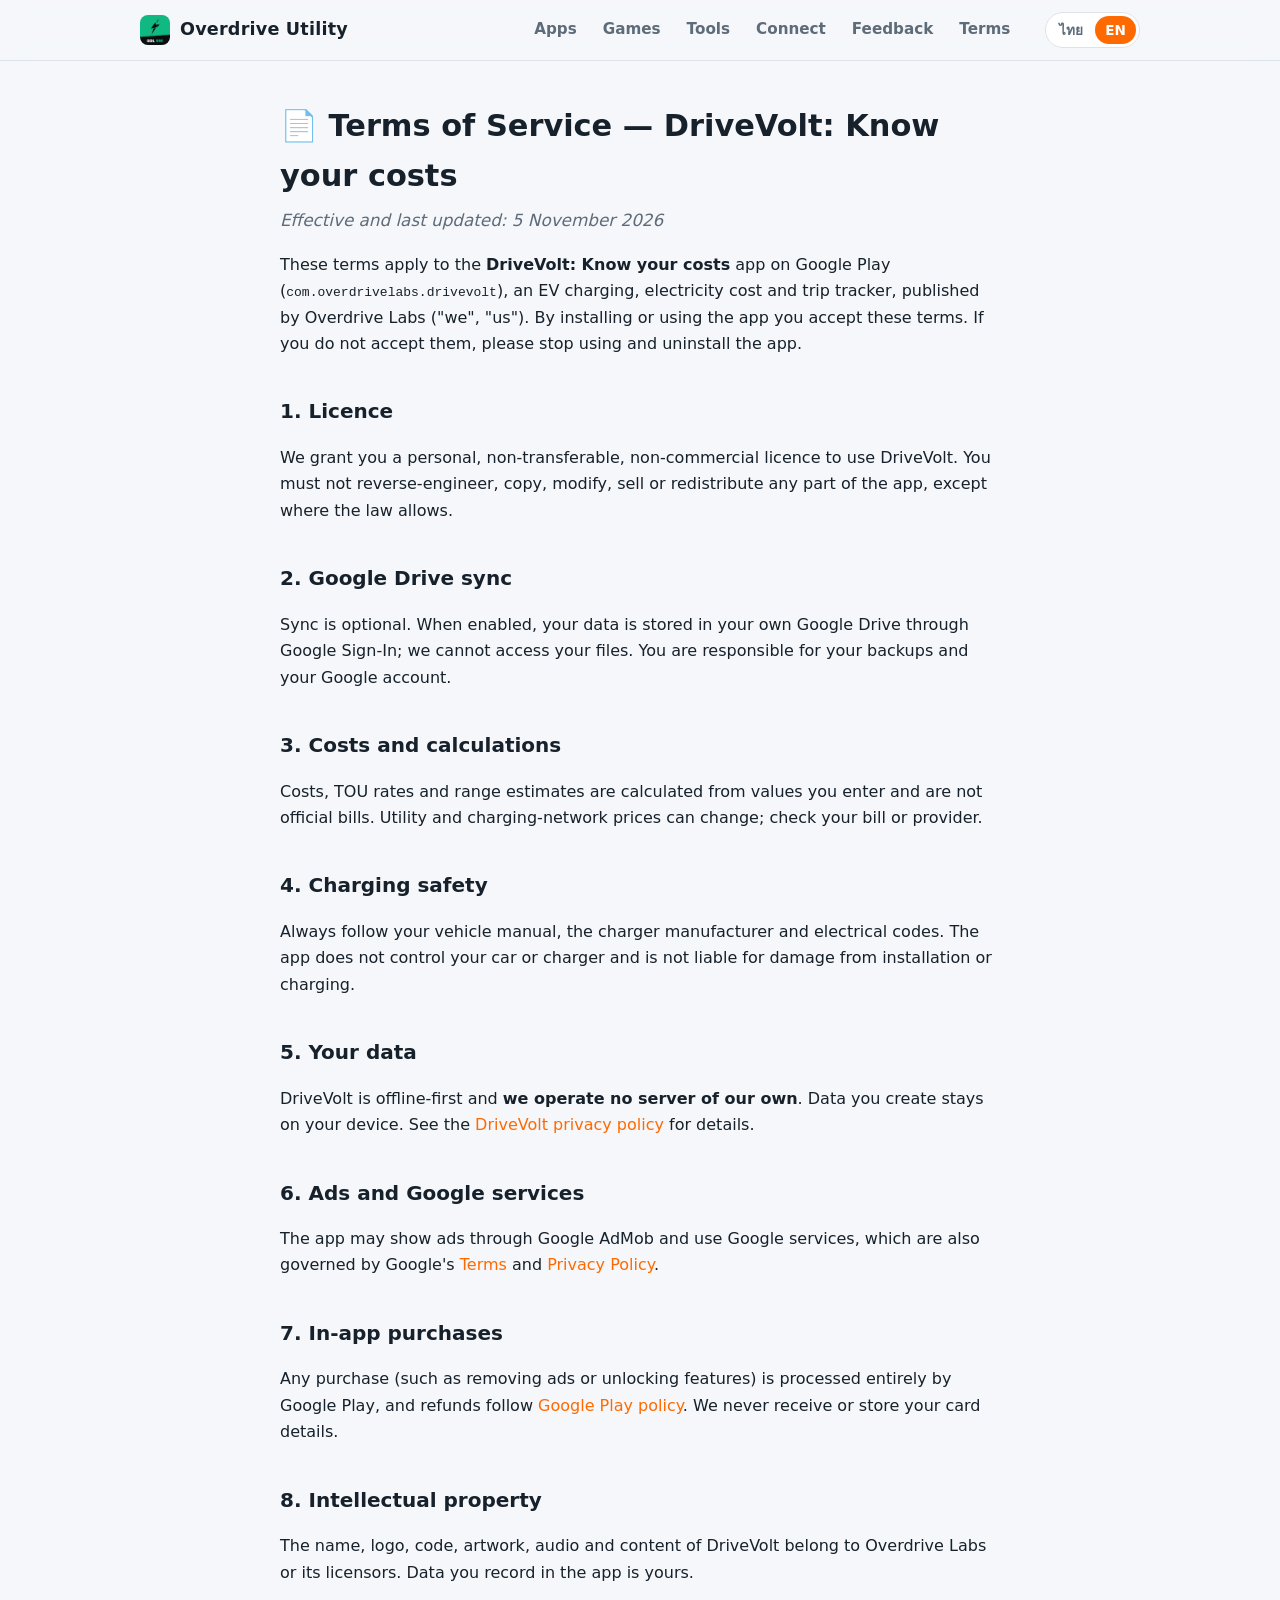
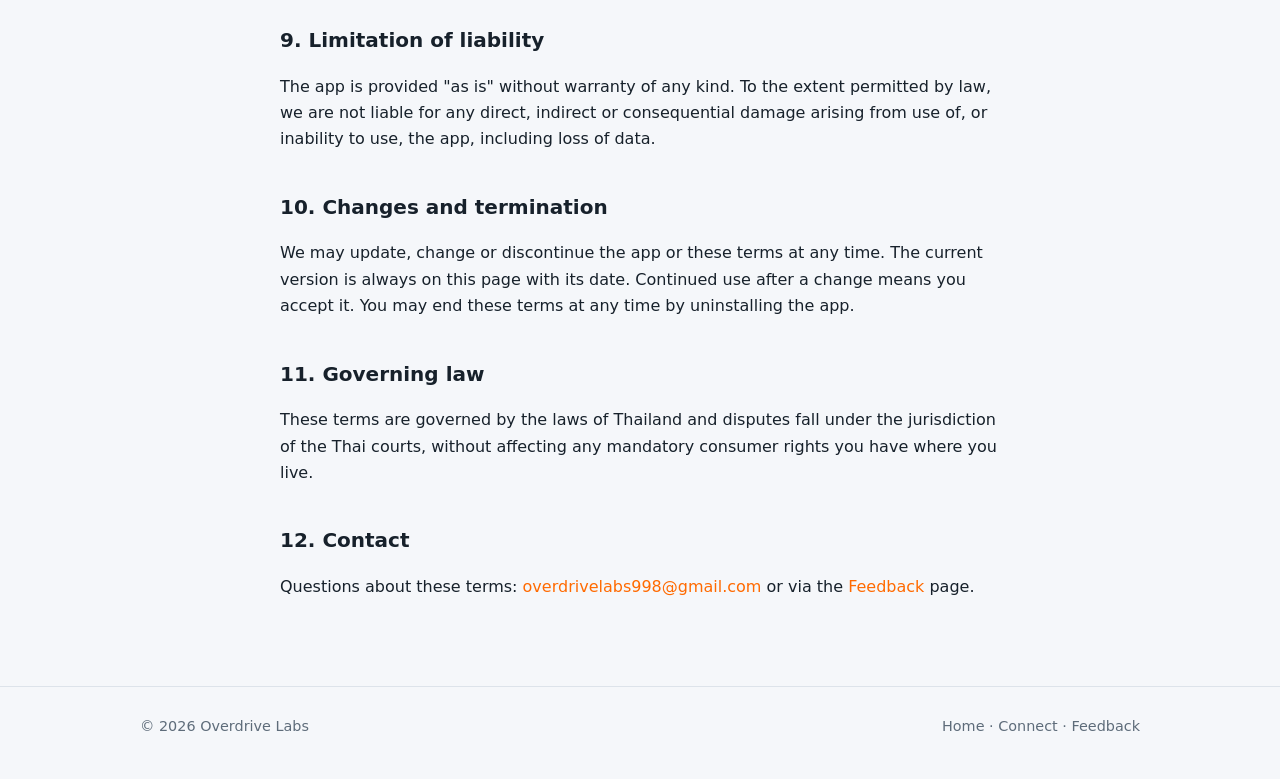
<file: terms-drivevolt.html>
<!DOCTYPE html>
<html lang="th">
<head>
<meta charset="utf-8">
<meta name="viewport" content="width=device-width, initial-scale=1">
<title data-th="ข้อกำหนดในการให้บริการ DriveVolt – Overdrive Labs" data-en="DriveVolt Terms of Service – Overdrive Labs">DriveVolt Terms of Service – Overdrive Labs</title>
<meta name="description" content="Terms of Service for DriveVolt (com.overdrivelabs.drivevolt) by Overdrive Labs.">
<link rel="stylesheet" href="assets/style.css?v=7">
<link rel="icon" type="image/png" href="assets/logo.png">
<link rel="apple-touch-icon" href="assets/icon-192.png">
</head>
<body>

<header>
  <div class="wrap nav">
    <a class="brand" href="index.html"><img class="logo" src="assets/logo.png" alt="Overdrive Labs" width="30" height="30"> Overdrive Utility</a>
    <button class="menu-btn" id="menuBtn" aria-label="Menu">☰</button>
    <nav class="nav-links" id="navLinks">
      <a href="index.html#apps" data-th="แอป" data-en="Apps">แอป</a>
      <a href="index.html#games" data-th="เกม" data-en="Games">เกม</a>
      <a href="index.html#tools" data-th="เครื่องมือ" data-en="Tools">เครื่องมือ</a>
      <a href="connect.html" data-th="เชื่อมต่อ" data-en="Connect">เชื่อมต่อ</a>
      <a href="feedback.html" data-th="รายงาน / Feedback" data-en="Feedback">รายงาน / Feedback</a>
      <a href="terms.html" data-th="ข้อตกลงการใช้งาน" data-en="Terms">ข้อตกลงการใช้งาน</a>
      <button class="lang-toggle" id="langToggle">EN</button>
    </nav>
  </div>
</header>

<main class="page">

  <!-- ===================== THAI ===================== -->
  <div data-only="th">
    <h1>📄 ข้อกำหนดในการให้บริการ — DriveVolt: Know your costs</h1>
    <p class="lead"><em>มีผลบังคับใช้และปรับปรุงล่าสุด: 5 พฤศจิกายน 2569</em></p>
    <p>ข้อกำหนดนี้ใช้กับแอป <strong>DriveVolt: Know your costs</strong> บน Google Play (<code>com.overdrivelabs.drivevolt</code>) ซึ่งเป็นแอปบันทึกการชาร์จ ค่าไฟ ค่าใช้จ่าย และทริปของรถยนต์ไฟฟ้า (EV) เผยแพร่โดย Overdrive Labs ("เรา") การติดตั้งหรือใช้งานแอปถือว่าคุณยอมรับข้อกำหนดนี้ หากไม่ยอมรับ โปรดหยุดใช้และลบแอป</p>

    <h2>1. การอนุญาตให้ใช้งาน</h2>
    <p>เราอนุญาตให้คุณใช้ DriveVolt เพื่อการใช้งานส่วนตัวที่ไม่ใช่เชิงพาณิชย์ โดยไม่สามารถโอนสิทธิ์ได้ คุณต้องไม่ทำวิศวกรรมย้อนกลับ คัดลอก ดัดแปลง ขาย หรือเผยแพร่ซ้ำส่วนใดของแอป เว้นแต่กฎหมายอนุญาต</p>

    <h2>2. การซิงก์กับ Google Drive</h2>
    <p>การซิงก์เป็นตัวเลือก หากเปิดใช้ ข้อมูลจะถูกเก็บใน Google Drive ของบัญชีคุณเอง ผ่าน Google Sign-In เราไม่สามารถเข้าถึงไฟล์ของคุณ คุณรับผิดชอบการสำรองข้อมูลและการจัดการบัญชี Google ของตนเอง</p>

    <h2>3. ค่าไฟและการคำนวณ</h2>
    <p>ค่าใช้จ่าย อัตราค่าไฟ TOU และการประมาณระยะทางคำนวณจากค่าที่คุณกรอก ไม่ใช่ใบแจ้งหนี้ทางการ อัตราของการไฟฟ้าและผู้ให้บริการสถานีชาร์จอาจเปลี่ยนแปลงได้ โปรดตรวจสอบกับใบแจ้งค่าไฟหรือผู้ให้บริการของคุณ</p>

    <h2>4. ความปลอดภัยในการชาร์จ</h2>
    <p>ปฏิบัติตามคู่มือรถ ผู้ผลิตเครื่องชาร์จ และมาตรฐานไฟฟ้าเสมอ แอปไม่ได้ควบคุมรถหรือเครื่องชาร์จ และไม่รับผิดชอบต่อความเสียหายจากการติดตั้งหรือการชาร์จ</p>

    <h2>5. ข้อมูลของคุณ</h2>
    <p>DriveVolt ทำงานแบบ offline-first และ <strong>เราไม่มีเซิร์ฟเวอร์ของตัวเอง</strong> ข้อมูลที่คุณสร้างอยู่ในอุปกรณ์ของคุณ รายละเอียดอยู่ใน<a href="https://overdrivelabs998.github.io/drivevolt-privacy/" target="_blank" rel="noopener">นโยบายความเป็นส่วนตัวของ DriveVolt</a></p>

    <h2>6. โฆษณาและบริการของ Google</h2>
    <p>แอปอาจแสดงโฆษณาผ่าน Google AdMob และใช้บริการของ Google การใช้บริการเหล่านั้นอยู่ภายใต้<a href="https://policies.google.com/terms" target="_blank" rel="noopener">ข้อกำหนด</a>และ<a href="https://policies.google.com/privacy" target="_blank" rel="noopener">นโยบายความเป็นส่วนตัว</a>ของ Google ด้วย</p>

    <h2>7. การซื้อภายในแอป</h2>
    <p>การซื้อในแอป (เช่น การลบโฆษณาหรือปลดล็อกฟีเจอร์) ชำระผ่าน Google Play ทั้งหมด การคืนเงินเป็นไปตาม<a href="https://support.google.com/googleplay/answer/2479637" target="_blank" rel="noopener">นโยบายของ Google Play</a> เราไม่ได้รับหรือเก็บข้อมูลบัตรของคุณ</p>

    <h2>8. ทรัพย์สินทางปัญญา</h2>
    <p>ชื่อ โลโก้ โค้ด ภาพ เสียง และเนื้อหาของ DriveVolt เป็นของ Overdrive Labs หรือผู้ให้สิทธิ์ ข้อมูลที่คุณบันทึกในแอปเป็นของคุณ</p>

    <h2>9. ข้อจำกัดความรับผิด</h2>
    <p>แอปให้บริการ "ตามสภาพ" (as is) โดยไม่มีการรับประกันใด ๆ เท่าที่กฎหมายอนุญาต เราไม่รับผิดต่อความเสียหายทางตรง ทางอ้อม หรือต่อเนื่องใด ๆ ที่เกิดจากการใช้หรือไม่สามารถใช้แอป รวมถึงการสูญหายของข้อมูล</p>

    <h2>10. การเปลี่ยนแปลงและการยุติ</h2>
    <p>เราอาจปรับปรุง เปลี่ยนแปลง หรือยุติแอปหรือข้อกำหนดนี้ได้ทุกเมื่อ ฉบับล่าสุดจะแสดงบนหน้านี้พร้อมวันที่ปรับปรุง การใช้แอปต่อหลังการเปลี่ยนแปลงถือว่ายอมรับข้อกำหนดใหม่ คุณยุติข้อกำหนดนี้ได้ทุกเมื่อโดยลบแอปออกจากอุปกรณ์</p>

    <h2>11. กฎหมายที่ใช้บังคับ</h2>
    <p>ข้อกำหนดนี้อยู่ภายใต้กฎหมายไทย ข้อพิพาทใด ๆ ให้อยู่ในเขตอำนาจของศาลไทย โดยไม่ตัดสิทธิ์ผู้บริโภคตามกฎหมายของประเทศที่คุณอาศัยอยู่</p>

    <h2>12. ติดต่อ</h2>
    <p>คำถามเกี่ยวกับข้อกำหนดนี้: <a href="mailto:overdrivelabs998@gmail.com">overdrivelabs998@gmail.com</a> หรือผ่านหน้า <a href="feedback.html?app=DriveVolt">Feedback</a></p>
  </div>

  <!-- ===================== ENGLISH ===================== -->
  <div data-only="en" data-lang-hidden>
    <h1>📄 Terms of Service — DriveVolt: Know your costs</h1>
    <p class="lead"><em>Effective and last updated: 5 November 2026</em></p>
    <p>These terms apply to the <strong>DriveVolt: Know your costs</strong> app on Google Play (<code>com.overdrivelabs.drivevolt</code>), an EV charging, electricity cost and trip tracker, published by Overdrive Labs ("we", "us"). By installing or using the app you accept these terms. If you do not accept them, please stop using and uninstall the app.</p>

    <h2>1. Licence</h2>
    <p>We grant you a personal, non-transferable, non-commercial licence to use DriveVolt. You must not reverse-engineer, copy, modify, sell or redistribute any part of the app, except where the law allows.</p>

    <h2>2. Google Drive sync</h2>
    <p>Sync is optional. When enabled, your data is stored in your own Google Drive through Google Sign-In; we cannot access your files. You are responsible for your backups and your Google account.</p>

    <h2>3. Costs and calculations</h2>
    <p>Costs, TOU rates and range estimates are calculated from values you enter and are not official bills. Utility and charging-network prices can change; check your bill or provider.</p>

    <h2>4. Charging safety</h2>
    <p>Always follow your vehicle manual, the charger manufacturer and electrical codes. The app does not control your car or charger and is not liable for damage from installation or charging.</p>

    <h2>5. Your data</h2>
    <p>DriveVolt is offline-first and <strong>we operate no server of our own</strong>. Data you create stays on your device. See the <a href="https://overdrivelabs998.github.io/drivevolt-privacy/" target="_blank" rel="noopener">DriveVolt privacy policy</a> for details.</p>

    <h2>6. Ads and Google services</h2>
    <p>The app may show ads through Google AdMob and use Google services, which are also governed by Google's <a href="https://policies.google.com/terms" target="_blank" rel="noopener">Terms</a> and <a href="https://policies.google.com/privacy" target="_blank" rel="noopener">Privacy Policy</a>.</p>

    <h2>7. In-app purchases</h2>
    <p>Any purchase (such as removing ads or unlocking features) is processed entirely by Google Play, and refunds follow <a href="https://support.google.com/googleplay/answer/2479637" target="_blank" rel="noopener">Google Play policy</a>. We never receive or store your card details.</p>

    <h2>8. Intellectual property</h2>
    <p>The name, logo, code, artwork, audio and content of DriveVolt belong to Overdrive Labs or its licensors. Data you record in the app is yours.</p>

    <h2>9. Limitation of liability</h2>
    <p>The app is provided "as is" without warranty of any kind. To the extent permitted by law, we are not liable for any direct, indirect or consequential damage arising from use of, or inability to use, the app, including loss of data.</p>

    <h2>10. Changes and termination</h2>
    <p>We may update, change or discontinue the app or these terms at any time. The current version is always on this page with its date. Continued use after a change means you accept it. You may end these terms at any time by uninstalling the app.</p>

    <h2>11. Governing law</h2>
    <p>These terms are governed by the laws of Thailand and disputes fall under the jurisdiction of the Thai courts, without affecting any mandatory consumer rights you have where you live.</p>

    <h2>12. Contact</h2>
    <p>Questions about these terms: <a href="mailto:overdrivelabs998@gmail.com">overdrivelabs998@gmail.com</a> or via the <a href="feedback.html?app=DriveVolt">Feedback</a> page.</p>
  </div>

</main>

<footer>
  <div class="wrap">
    <span>© 2026 Overdrive Labs</span>
    <span><a href="index.html" data-th="หน้าแรก" data-en="Home">หน้าแรก</a> · <a href="connect.html" data-th="เชื่อมต่อ" data-en="Connect">เชื่อมต่อ</a> · <a href="feedback.html">Feedback</a></span>
  </div>
</footer>

<script src="assets/site.js?v=9"></script>
</body>
</html>
</file>
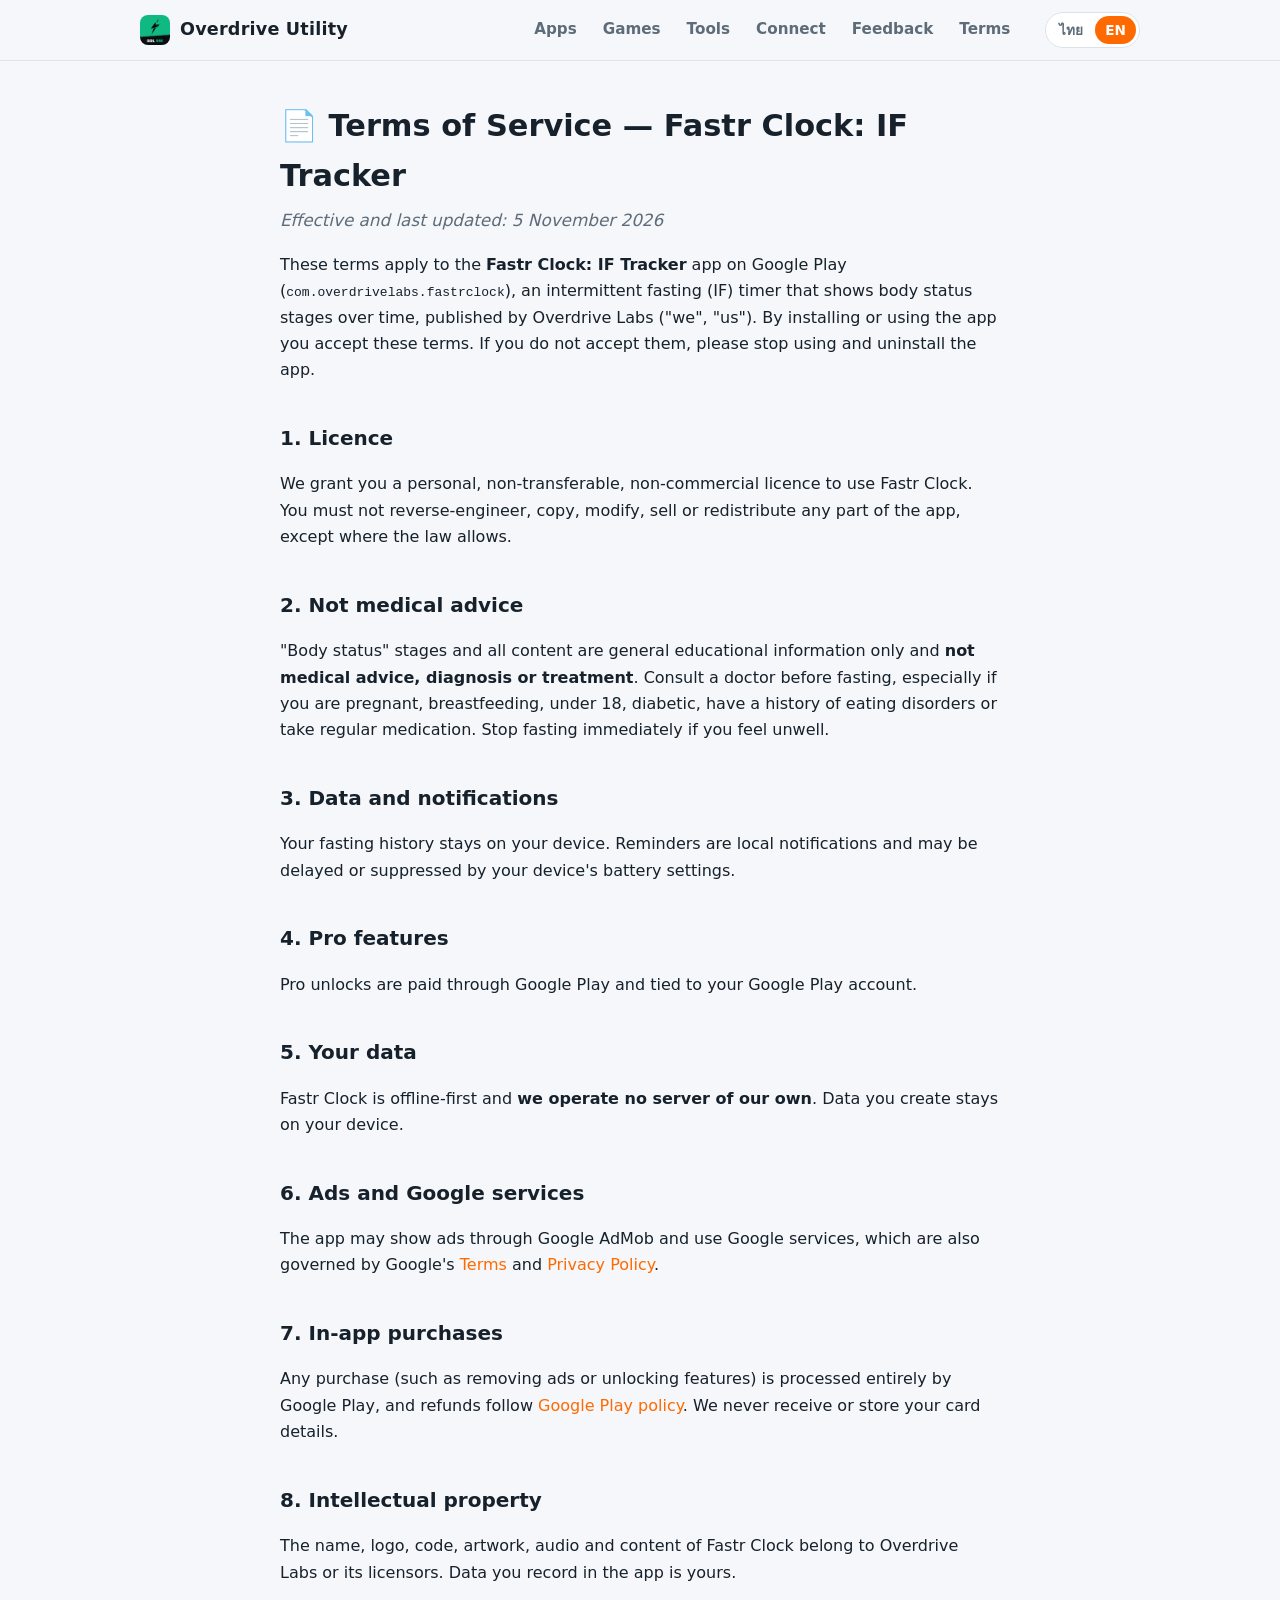
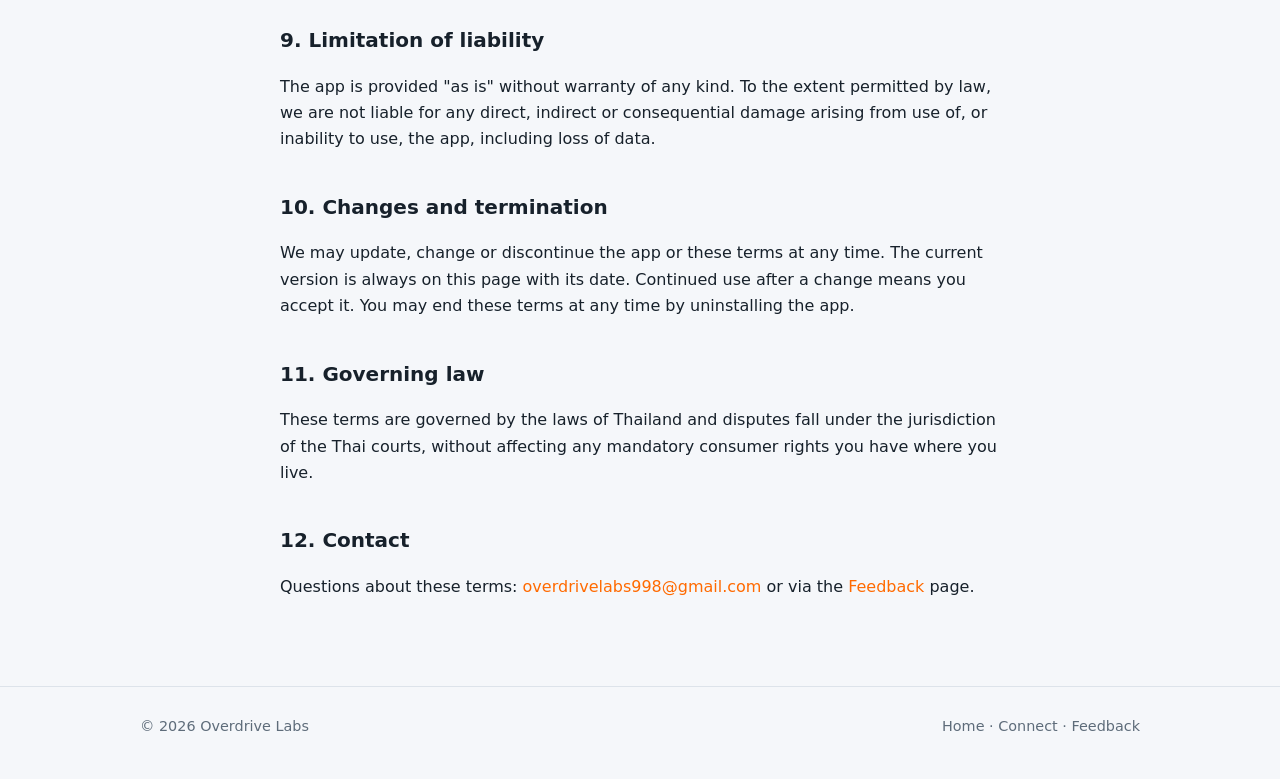
<file: terms-fastrclock.html>
<!DOCTYPE html>
<html lang="th">
<head>
<meta charset="utf-8">
<meta name="viewport" content="width=device-width, initial-scale=1">
<title data-th="ข้อกำหนดในการให้บริการ Fastr Clock – Overdrive Labs" data-en="Fastr Clock Terms of Service – Overdrive Labs">Fastr Clock Terms of Service – Overdrive Labs</title>
<meta name="description" content="Terms of Service for Fastr Clock (com.overdrivelabs.fastrclock) by Overdrive Labs.">
<link rel="stylesheet" href="assets/style.css?v=7">
<link rel="icon" type="image/png" href="assets/logo.png">
<link rel="apple-touch-icon" href="assets/icon-192.png">
</head>
<body>

<header>
  <div class="wrap nav">
    <a class="brand" href="index.html"><img class="logo" src="assets/logo.png" alt="Overdrive Labs" width="30" height="30"> Overdrive Utility</a>
    <button class="menu-btn" id="menuBtn" aria-label="Menu">☰</button>
    <nav class="nav-links" id="navLinks">
      <a href="index.html#apps" data-th="แอป" data-en="Apps">แอป</a>
      <a href="index.html#games" data-th="เกม" data-en="Games">เกม</a>
      <a href="index.html#tools" data-th="เครื่องมือ" data-en="Tools">เครื่องมือ</a>
      <a href="connect.html" data-th="เชื่อมต่อ" data-en="Connect">เชื่อมต่อ</a>
      <a href="feedback.html" data-th="รายงาน / Feedback" data-en="Feedback">รายงาน / Feedback</a>
      <a href="terms.html" data-th="ข้อตกลงการใช้งาน" data-en="Terms">ข้อตกลงการใช้งาน</a>
      <button class="lang-toggle" id="langToggle">EN</button>
    </nav>
  </div>
</header>

<main class="page">

  <!-- ===================== THAI ===================== -->
  <div data-only="th">
    <h1>📄 ข้อกำหนดในการให้บริการ — Fastr Clock: IF Tracker</h1>
    <p class="lead"><em>มีผลบังคับใช้และปรับปรุงล่าสุด: 5 พฤศจิกายน 2569</em></p>
    <p>ข้อกำหนดนี้ใช้กับแอป <strong>Fastr Clock: IF Tracker</strong> บน Google Play (<code>com.overdrivelabs.fastrclock</code>) ซึ่งเป็นแอปจับเวลาการทำ Intermittent Fasting (IF) พร้อมแสดงสถานะร่างกายตามช่วงเวลา เผยแพร่โดย Overdrive Labs ("เรา") การติดตั้งหรือใช้งานแอปถือว่าคุณยอมรับข้อกำหนดนี้ หากไม่ยอมรับ โปรดหยุดใช้และลบแอป</p>

    <h2>1. การอนุญาตให้ใช้งาน</h2>
    <p>เราอนุญาตให้คุณใช้ Fastr Clock เพื่อการใช้งานส่วนตัวที่ไม่ใช่เชิงพาณิชย์ โดยไม่สามารถโอนสิทธิ์ได้ คุณต้องไม่ทำวิศวกรรมย้อนกลับ คัดลอก ดัดแปลง ขาย หรือเผยแพร่ซ้ำส่วนใดของแอป เว้นแต่กฎหมายอนุญาต</p>

    <h2>2. ไม่ใช่คำแนะนำทางการแพทย์</h2>
    <p>ข้อมูล "สถานะร่างกาย" และเนื้อหาในแอปเป็นข้อมูลทั่วไปเพื่อการศึกษาเท่านั้น <strong>ไม่ใช่คำแนะนำ การวินิจฉัย หรือการรักษาทางการแพทย์</strong> ปรึกษาแพทย์ก่อนเริ่มอดอาหาร โดยเฉพาะหากคุณตั้งครรภ์ ให้นมบุตร อายุต่ำกว่า 18 ปี เป็นเบาหวาน มีประวัติความผิดปกติด้านการกิน หรือใช้ยาประจำ หยุดอดอาหารทันทีหากรู้สึกผิดปกติ</p>

    <h2>3. ข้อมูลและการแจ้งเตือน</h2>
    <p>ประวัติการอดอาหารเก็บในอุปกรณ์ของคุณเท่านั้น การแจ้งเตือนเป็นการแจ้งเตือนภายในเครื่อง ซึ่งอาจล่าช้าหรือไม่แสดงตามการตั้งค่าประหยัดแบตเตอรี่ของอุปกรณ์</p>

    <h2>4. ฟีเจอร์ Pro</h2>
    <p>การปลดล็อก Pro ชำระผ่าน Google Play และผูกกับบัญชี Google Play ของคุณ</p>

    <h2>5. ข้อมูลของคุณ</h2>
    <p>Fastr Clock ทำงานแบบ offline-first และ <strong>เราไม่มีเซิร์ฟเวอร์ของตัวเอง</strong> ข้อมูลที่คุณสร้างอยู่ในอุปกรณ์ของคุณ</p>

    <h2>6. โฆษณาและบริการของ Google</h2>
    <p>แอปอาจแสดงโฆษณาผ่าน Google AdMob และใช้บริการของ Google การใช้บริการเหล่านั้นอยู่ภายใต้<a href="https://policies.google.com/terms" target="_blank" rel="noopener">ข้อกำหนด</a>และ<a href="https://policies.google.com/privacy" target="_blank" rel="noopener">นโยบายความเป็นส่วนตัว</a>ของ Google ด้วย</p>

    <h2>7. การซื้อภายในแอป</h2>
    <p>การซื้อในแอป (เช่น การลบโฆษณาหรือปลดล็อกฟีเจอร์) ชำระผ่าน Google Play ทั้งหมด การคืนเงินเป็นไปตาม<a href="https://support.google.com/googleplay/answer/2479637" target="_blank" rel="noopener">นโยบายของ Google Play</a> เราไม่ได้รับหรือเก็บข้อมูลบัตรของคุณ</p>

    <h2>8. ทรัพย์สินทางปัญญา</h2>
    <p>ชื่อ โลโก้ โค้ด ภาพ เสียง และเนื้อหาของ Fastr Clock เป็นของ Overdrive Labs หรือผู้ให้สิทธิ์ ข้อมูลที่คุณบันทึกในแอปเป็นของคุณ</p>

    <h2>9. ข้อจำกัดความรับผิด</h2>
    <p>แอปให้บริการ "ตามสภาพ" (as is) โดยไม่มีการรับประกันใด ๆ เท่าที่กฎหมายอนุญาต เราไม่รับผิดต่อความเสียหายทางตรง ทางอ้อม หรือต่อเนื่องใด ๆ ที่เกิดจากการใช้หรือไม่สามารถใช้แอป รวมถึงการสูญหายของข้อมูล</p>

    <h2>10. การเปลี่ยนแปลงและการยุติ</h2>
    <p>เราอาจปรับปรุง เปลี่ยนแปลง หรือยุติแอปหรือข้อกำหนดนี้ได้ทุกเมื่อ ฉบับล่าสุดจะแสดงบนหน้านี้พร้อมวันที่ปรับปรุง การใช้แอปต่อหลังการเปลี่ยนแปลงถือว่ายอมรับข้อกำหนดใหม่ คุณยุติข้อกำหนดนี้ได้ทุกเมื่อโดยลบแอปออกจากอุปกรณ์</p>

    <h2>11. กฎหมายที่ใช้บังคับ</h2>
    <p>ข้อกำหนดนี้อยู่ภายใต้กฎหมายไทย ข้อพิพาทใด ๆ ให้อยู่ในเขตอำนาจของศาลไทย โดยไม่ตัดสิทธิ์ผู้บริโภคตามกฎหมายของประเทศที่คุณอาศัยอยู่</p>

    <h2>12. ติดต่อ</h2>
    <p>คำถามเกี่ยวกับข้อกำหนดนี้: <a href="mailto:overdrivelabs998@gmail.com">overdrivelabs998@gmail.com</a> หรือผ่านหน้า <a href="feedback.html?app=Fastr%20Clock">Feedback</a></p>
  </div>

  <!-- ===================== ENGLISH ===================== -->
  <div data-only="en" data-lang-hidden>
    <h1>📄 Terms of Service — Fastr Clock: IF Tracker</h1>
    <p class="lead"><em>Effective and last updated: 5 November 2026</em></p>
    <p>These terms apply to the <strong>Fastr Clock: IF Tracker</strong> app on Google Play (<code>com.overdrivelabs.fastrclock</code>), an intermittent fasting (IF) timer that shows body status stages over time, published by Overdrive Labs ("we", "us"). By installing or using the app you accept these terms. If you do not accept them, please stop using and uninstall the app.</p>

    <h2>1. Licence</h2>
    <p>We grant you a personal, non-transferable, non-commercial licence to use Fastr Clock. You must not reverse-engineer, copy, modify, sell or redistribute any part of the app, except where the law allows.</p>

    <h2>2. Not medical advice</h2>
    <p>"Body status" stages and all content are general educational information only and <strong>not medical advice, diagnosis or treatment</strong>. Consult a doctor before fasting, especially if you are pregnant, breastfeeding, under 18, diabetic, have a history of eating disorders or take regular medication. Stop fasting immediately if you feel unwell.</p>

    <h2>3. Data and notifications</h2>
    <p>Your fasting history stays on your device. Reminders are local notifications and may be delayed or suppressed by your device's battery settings.</p>

    <h2>4. Pro features</h2>
    <p>Pro unlocks are paid through Google Play and tied to your Google Play account.</p>

    <h2>5. Your data</h2>
    <p>Fastr Clock is offline-first and <strong>we operate no server of our own</strong>. Data you create stays on your device.</p>

    <h2>6. Ads and Google services</h2>
    <p>The app may show ads through Google AdMob and use Google services, which are also governed by Google's <a href="https://policies.google.com/terms" target="_blank" rel="noopener">Terms</a> and <a href="https://policies.google.com/privacy" target="_blank" rel="noopener">Privacy Policy</a>.</p>

    <h2>7. In-app purchases</h2>
    <p>Any purchase (such as removing ads or unlocking features) is processed entirely by Google Play, and refunds follow <a href="https://support.google.com/googleplay/answer/2479637" target="_blank" rel="noopener">Google Play policy</a>. We never receive or store your card details.</p>

    <h2>8. Intellectual property</h2>
    <p>The name, logo, code, artwork, audio and content of Fastr Clock belong to Overdrive Labs or its licensors. Data you record in the app is yours.</p>

    <h2>9. Limitation of liability</h2>
    <p>The app is provided "as is" without warranty of any kind. To the extent permitted by law, we are not liable for any direct, indirect or consequential damage arising from use of, or inability to use, the app, including loss of data.</p>

    <h2>10. Changes and termination</h2>
    <p>We may update, change or discontinue the app or these terms at any time. The current version is always on this page with its date. Continued use after a change means you accept it. You may end these terms at any time by uninstalling the app.</p>

    <h2>11. Governing law</h2>
    <p>These terms are governed by the laws of Thailand and disputes fall under the jurisdiction of the Thai courts, without affecting any mandatory consumer rights you have where you live.</p>

    <h2>12. Contact</h2>
    <p>Questions about these terms: <a href="mailto:overdrivelabs998@gmail.com">overdrivelabs998@gmail.com</a> or via the <a href="feedback.html?app=Fastr%20Clock">Feedback</a> page.</p>
  </div>

</main>

<footer>
  <div class="wrap">
    <span>© 2026 Overdrive Labs</span>
    <span><a href="index.html" data-th="หน้าแรก" data-en="Home">หน้าแรก</a> · <a href="connect.html" data-th="เชื่อมต่อ" data-en="Connect">เชื่อมต่อ</a> · <a href="feedback.html">Feedback</a></span>
  </div>
</footer>

<script src="assets/site.js?v=9"></script>
</body>
</html>
</file>
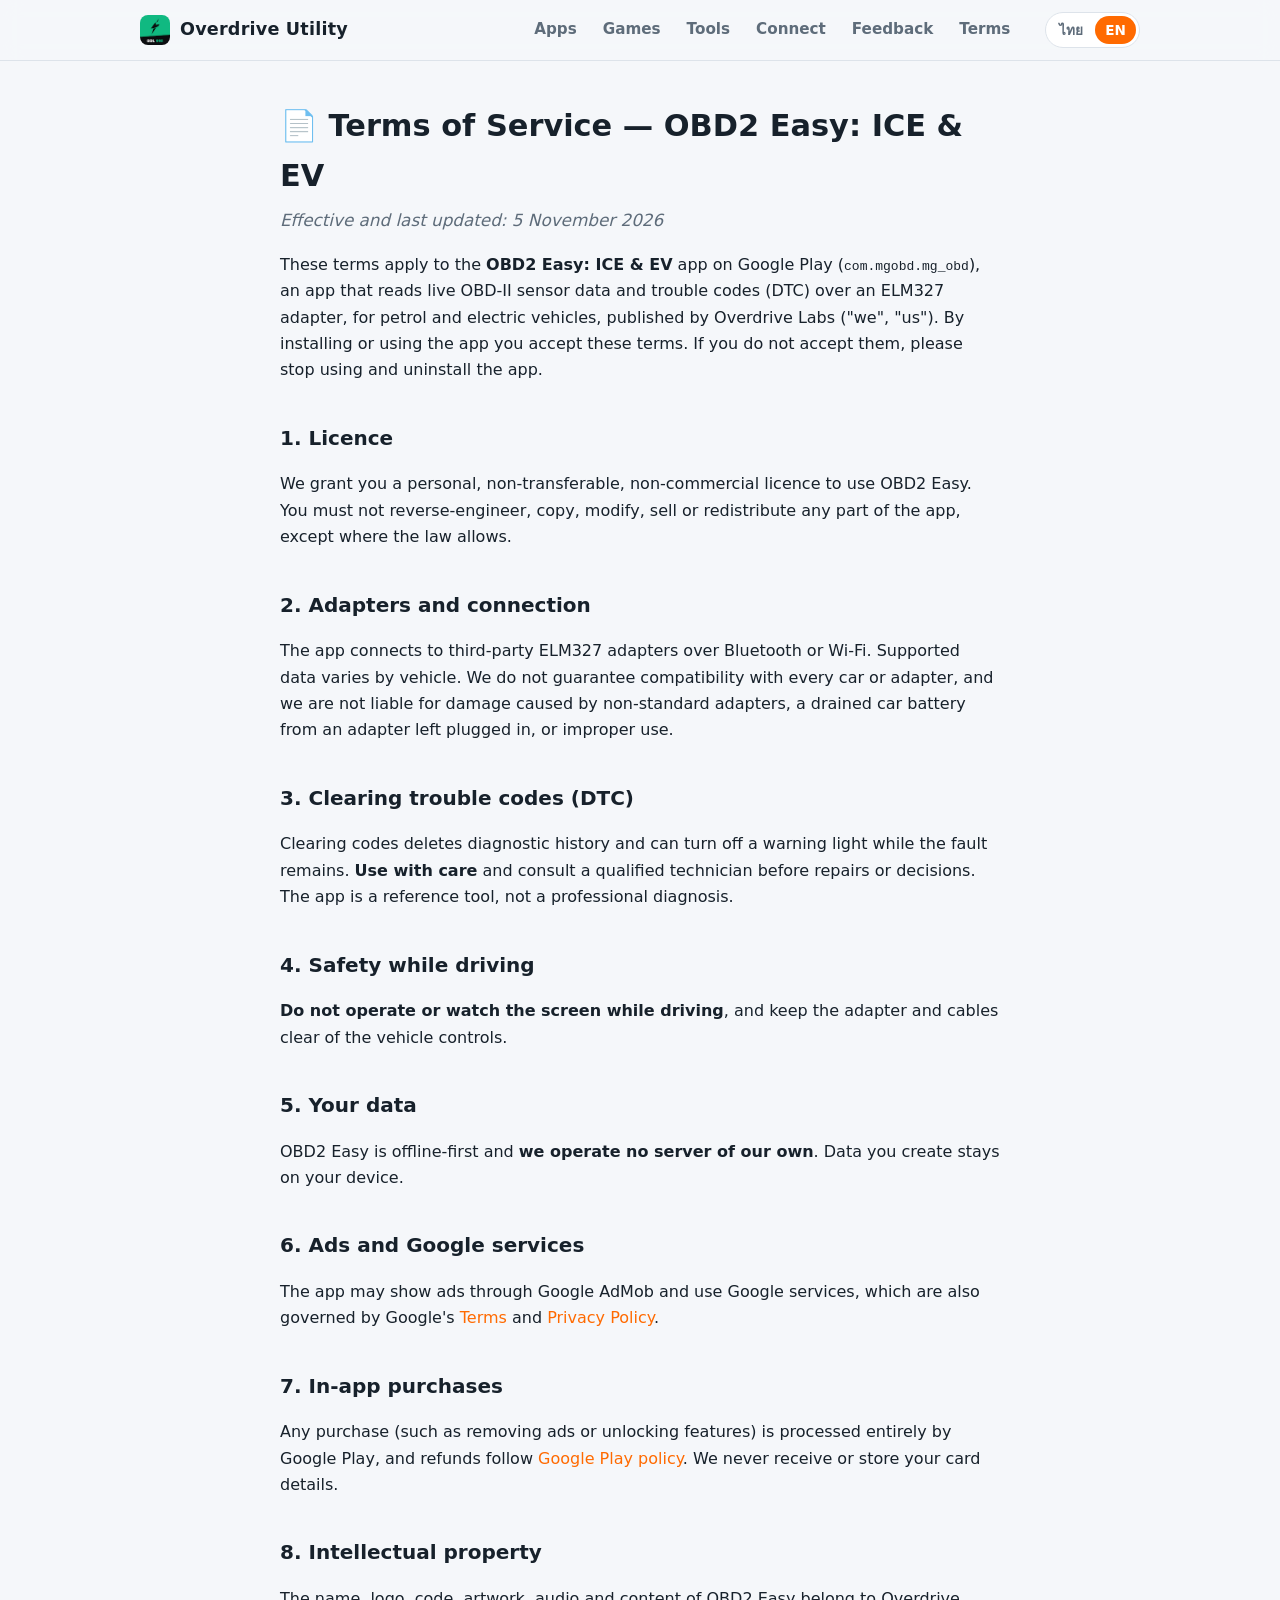
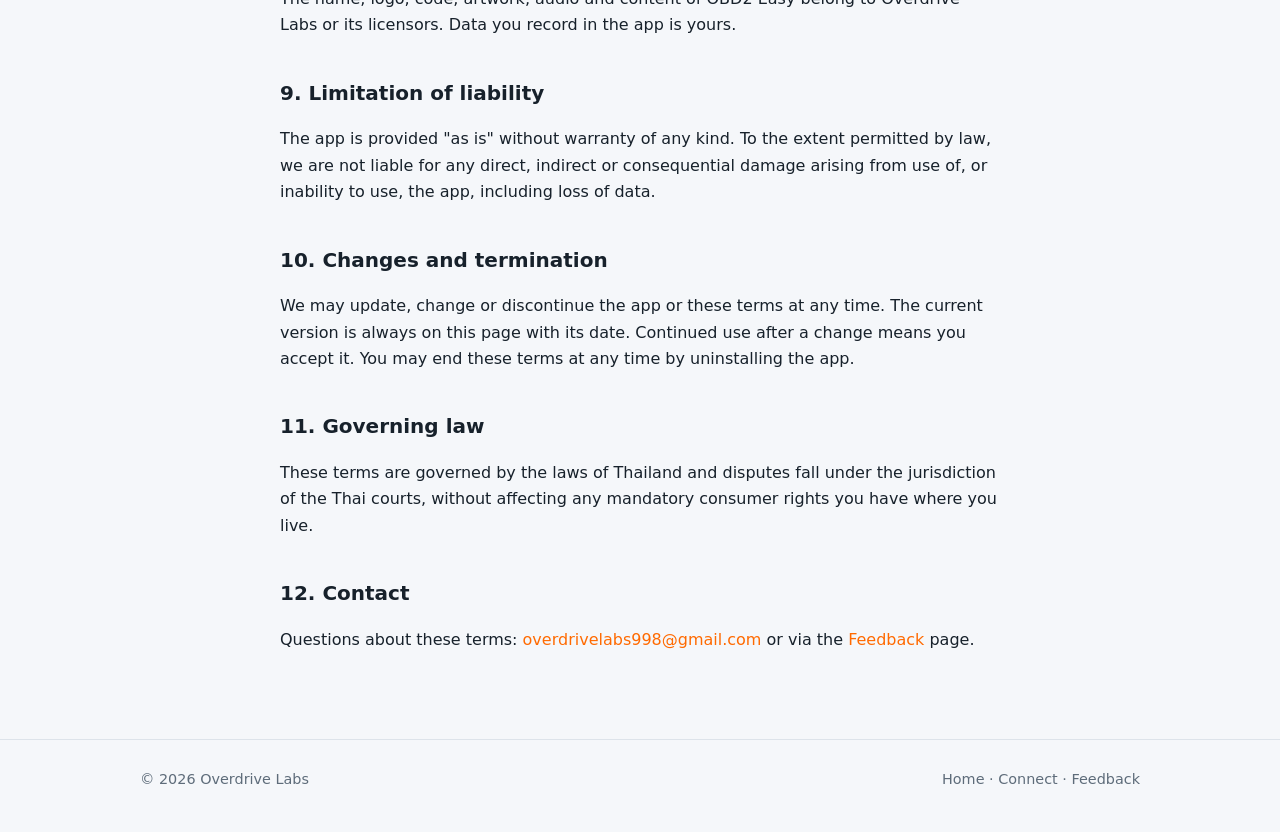
<file: terms-obd2.html>
<!DOCTYPE html>
<html lang="th">
<head>
<meta charset="utf-8">
<meta name="viewport" content="width=device-width, initial-scale=1">
<title data-th="ข้อกำหนดในการให้บริการ OBD2 Easy – Overdrive Labs" data-en="OBD2 Easy Terms of Service – Overdrive Labs">OBD2 Easy Terms of Service – Overdrive Labs</title>
<meta name="description" content="Terms of Service for OBD2 Easy (com.mgobd.mg_obd) by Overdrive Labs.">
<link rel="stylesheet" href="assets/style.css?v=7">
<link rel="icon" type="image/png" href="assets/logo.png">
<link rel="apple-touch-icon" href="assets/icon-192.png">
</head>
<body>

<header>
  <div class="wrap nav">
    <a class="brand" href="index.html"><img class="logo" src="assets/logo.png" alt="Overdrive Labs" width="30" height="30"> Overdrive Utility</a>
    <button class="menu-btn" id="menuBtn" aria-label="Menu">☰</button>
    <nav class="nav-links" id="navLinks">
      <a href="index.html#apps" data-th="แอป" data-en="Apps">แอป</a>
      <a href="index.html#games" data-th="เกม" data-en="Games">เกม</a>
      <a href="index.html#tools" data-th="เครื่องมือ" data-en="Tools">เครื่องมือ</a>
      <a href="connect.html" data-th="เชื่อมต่อ" data-en="Connect">เชื่อมต่อ</a>
      <a href="feedback.html" data-th="รายงาน / Feedback" data-en="Feedback">รายงาน / Feedback</a>
      <a href="terms.html" data-th="ข้อตกลงการใช้งาน" data-en="Terms">ข้อตกลงการใช้งาน</a>
      <button class="lang-toggle" id="langToggle">EN</button>
    </nav>
  </div>
</header>

<main class="page">

  <!-- ===================== THAI ===================== -->
  <div data-only="th">
    <h1>📄 ข้อกำหนดในการให้บริการ — OBD2 Easy: ICE &amp; EV</h1>
    <p class="lead"><em>มีผลบังคับใช้และปรับปรุงล่าสุด: 5 พฤศจิกายน 2569</em></p>
    <p>ข้อกำหนดนี้ใช้กับแอป <strong>OBD2 Easy: ICE &amp; EV</strong> บน Google Play (<code>com.mgobd.mg_obd</code>) ซึ่งเป็นแอปอ่านค่าเซ็นเซอร์สดและรหัสปัญหา (DTC) จากรถผ่านอะแดปเตอร์ ELM327 รองรับทั้งรถน้ำมันและรถไฟฟ้า เผยแพร่โดย Overdrive Labs ("เรา") การติดตั้งหรือใช้งานแอปถือว่าคุณยอมรับข้อกำหนดนี้ หากไม่ยอมรับ โปรดหยุดใช้และลบแอป</p>

    <h2>1. การอนุญาตให้ใช้งาน</h2>
    <p>เราอนุญาตให้คุณใช้ OBD2 Easy เพื่อการใช้งานส่วนตัวที่ไม่ใช่เชิงพาณิชย์ โดยไม่สามารถโอนสิทธิ์ได้ คุณต้องไม่ทำวิศวกรรมย้อนกลับ คัดลอก ดัดแปลง ขาย หรือเผยแพร่ซ้ำส่วนใดของแอป เว้นแต่กฎหมายอนุญาต</p>

    <h2>2. อะแดปเตอร์และการเชื่อมต่อ</h2>
    <p>แอปเชื่อมต่อกับอะแดปเตอร์ ELM327 ของบุคคลที่สามผ่าน Bluetooth หรือ Wi-Fi รถแต่ละรุ่นรองรับค่าไม่เท่ากัน เราไม่รับประกันว่าจะใช้ได้กับรถหรืออะแดปเตอร์ทุกรุ่น และไม่รับผิดชอบต่อความเสียหายจากอะแดปเตอร์ที่ไม่ได้มาตรฐาน แบตเตอรี่รถหมดจากการเสียบทิ้งไว้ หรือการใช้งานที่ไม่ถูกต้อง</p>

    <h2>3. การล้างรหัสปัญหา (DTC)</h2>
    <p>การล้างรหัสจะลบประวัติการวินิจฉัยและอาจดับไฟเตือนโดยที่ปัญหายังไม่ได้แก้ <strong>ใช้ด้วยความระมัดระวัง</strong> และปรึกษาช่างผู้เชี่ยวชาญก่อนซ่อมหรือตัดสินใจใด ๆ แอปเป็นเพียงเครื่องมืออ้างอิง ไม่ใช่การวินิจฉัยจากผู้เชี่ยวชาญ</p>

    <h2>4. ความปลอดภัยขณะขับขี่</h2>
    <p><strong>ห้ามใช้งานหรือจ้องหน้าจอขณะขับรถ</strong> และอย่าให้อะแดปเตอร์หรือสายกีดขวางการควบคุมรถ</p>

    <h2>5. ข้อมูลของคุณ</h2>
    <p>OBD2 Easy ทำงานแบบ offline-first และ <strong>เราไม่มีเซิร์ฟเวอร์ของตัวเอง</strong> ข้อมูลที่คุณสร้างอยู่ในอุปกรณ์ของคุณ</p>

    <h2>6. โฆษณาและบริการของ Google</h2>
    <p>แอปอาจแสดงโฆษณาผ่าน Google AdMob และใช้บริการของ Google การใช้บริการเหล่านั้นอยู่ภายใต้<a href="https://policies.google.com/terms" target="_blank" rel="noopener">ข้อกำหนด</a>และ<a href="https://policies.google.com/privacy" target="_blank" rel="noopener">นโยบายความเป็นส่วนตัว</a>ของ Google ด้วย</p>

    <h2>7. การซื้อภายในแอป</h2>
    <p>การซื้อในแอป (เช่น การลบโฆษณาหรือปลดล็อกฟีเจอร์) ชำระผ่าน Google Play ทั้งหมด การคืนเงินเป็นไปตาม<a href="https://support.google.com/googleplay/answer/2479637" target="_blank" rel="noopener">นโยบายของ Google Play</a> เราไม่ได้รับหรือเก็บข้อมูลบัตรของคุณ</p>

    <h2>8. ทรัพย์สินทางปัญญา</h2>
    <p>ชื่อ โลโก้ โค้ด ภาพ เสียง และเนื้อหาของ OBD2 Easy เป็นของ Overdrive Labs หรือผู้ให้สิทธิ์ ข้อมูลที่คุณบันทึกในแอปเป็นของคุณ</p>

    <h2>9. ข้อจำกัดความรับผิด</h2>
    <p>แอปให้บริการ "ตามสภาพ" (as is) โดยไม่มีการรับประกันใด ๆ เท่าที่กฎหมายอนุญาต เราไม่รับผิดต่อความเสียหายทางตรง ทางอ้อม หรือต่อเนื่องใด ๆ ที่เกิดจากการใช้หรือไม่สามารถใช้แอป รวมถึงการสูญหายของข้อมูล</p>

    <h2>10. การเปลี่ยนแปลงและการยุติ</h2>
    <p>เราอาจปรับปรุง เปลี่ยนแปลง หรือยุติแอปหรือข้อกำหนดนี้ได้ทุกเมื่อ ฉบับล่าสุดจะแสดงบนหน้านี้พร้อมวันที่ปรับปรุง การใช้แอปต่อหลังการเปลี่ยนแปลงถือว่ายอมรับข้อกำหนดใหม่ คุณยุติข้อกำหนดนี้ได้ทุกเมื่อโดยลบแอปออกจากอุปกรณ์</p>

    <h2>11. กฎหมายที่ใช้บังคับ</h2>
    <p>ข้อกำหนดนี้อยู่ภายใต้กฎหมายไทย ข้อพิพาทใด ๆ ให้อยู่ในเขตอำนาจของศาลไทย โดยไม่ตัดสิทธิ์ผู้บริโภคตามกฎหมายของประเทศที่คุณอาศัยอยู่</p>

    <h2>12. ติดต่อ</h2>
    <p>คำถามเกี่ยวกับข้อกำหนดนี้: <a href="mailto:overdrivelabs998@gmail.com">overdrivelabs998@gmail.com</a> หรือผ่านหน้า <a href="feedback.html?app=OBD2%20Easy">Feedback</a></p>
  </div>

  <!-- ===================== ENGLISH ===================== -->
  <div data-only="en" data-lang-hidden>
    <h1>📄 Terms of Service — OBD2 Easy: ICE &amp; EV</h1>
    <p class="lead"><em>Effective and last updated: 5 November 2026</em></p>
    <p>These terms apply to the <strong>OBD2 Easy: ICE &amp; EV</strong> app on Google Play (<code>com.mgobd.mg_obd</code>), an app that reads live OBD-II sensor data and trouble codes (DTC) over an ELM327 adapter, for petrol and electric vehicles, published by Overdrive Labs ("we", "us"). By installing or using the app you accept these terms. If you do not accept them, please stop using and uninstall the app.</p>

    <h2>1. Licence</h2>
    <p>We grant you a personal, non-transferable, non-commercial licence to use OBD2 Easy. You must not reverse-engineer, copy, modify, sell or redistribute any part of the app, except where the law allows.</p>

    <h2>2. Adapters and connection</h2>
    <p>The app connects to third-party ELM327 adapters over Bluetooth or Wi-Fi. Supported data varies by vehicle. We do not guarantee compatibility with every car or adapter, and we are not liable for damage caused by non-standard adapters, a drained car battery from an adapter left plugged in, or improper use.</p>

    <h2>3. Clearing trouble codes (DTC)</h2>
    <p>Clearing codes deletes diagnostic history and can turn off a warning light while the fault remains. <strong>Use with care</strong> and consult a qualified technician before repairs or decisions. The app is a reference tool, not a professional diagnosis.</p>

    <h2>4. Safety while driving</h2>
    <p><strong>Do not operate or watch the screen while driving</strong>, and keep the adapter and cables clear of the vehicle controls.</p>

    <h2>5. Your data</h2>
    <p>OBD2 Easy is offline-first and <strong>we operate no server of our own</strong>. Data you create stays on your device.</p>

    <h2>6. Ads and Google services</h2>
    <p>The app may show ads through Google AdMob and use Google services, which are also governed by Google's <a href="https://policies.google.com/terms" target="_blank" rel="noopener">Terms</a> and <a href="https://policies.google.com/privacy" target="_blank" rel="noopener">Privacy Policy</a>.</p>

    <h2>7. In-app purchases</h2>
    <p>Any purchase (such as removing ads or unlocking features) is processed entirely by Google Play, and refunds follow <a href="https://support.google.com/googleplay/answer/2479637" target="_blank" rel="noopener">Google Play policy</a>. We never receive or store your card details.</p>

    <h2>8. Intellectual property</h2>
    <p>The name, logo, code, artwork, audio and content of OBD2 Easy belong to Overdrive Labs or its licensors. Data you record in the app is yours.</p>

    <h2>9. Limitation of liability</h2>
    <p>The app is provided "as is" without warranty of any kind. To the extent permitted by law, we are not liable for any direct, indirect or consequential damage arising from use of, or inability to use, the app, including loss of data.</p>

    <h2>10. Changes and termination</h2>
    <p>We may update, change or discontinue the app or these terms at any time. The current version is always on this page with its date. Continued use after a change means you accept it. You may end these terms at any time by uninstalling the app.</p>

    <h2>11. Governing law</h2>
    <p>These terms are governed by the laws of Thailand and disputes fall under the jurisdiction of the Thai courts, without affecting any mandatory consumer rights you have where you live.</p>

    <h2>12. Contact</h2>
    <p>Questions about these terms: <a href="mailto:overdrivelabs998@gmail.com">overdrivelabs998@gmail.com</a> or via the <a href="feedback.html?app=OBD2%20Easy">Feedback</a> page.</p>
  </div>

</main>

<footer>
  <div class="wrap">
    <span>© 2026 Overdrive Labs</span>
    <span><a href="index.html" data-th="หน้าแรก" data-en="Home">หน้าแรก</a> · <a href="connect.html" data-th="เชื่อมต่อ" data-en="Connect">เชื่อมต่อ</a> · <a href="feedback.html">Feedback</a></span>
  </div>
</footer>

<script src="assets/site.js?v=9"></script>
</body>
</html>
</file>
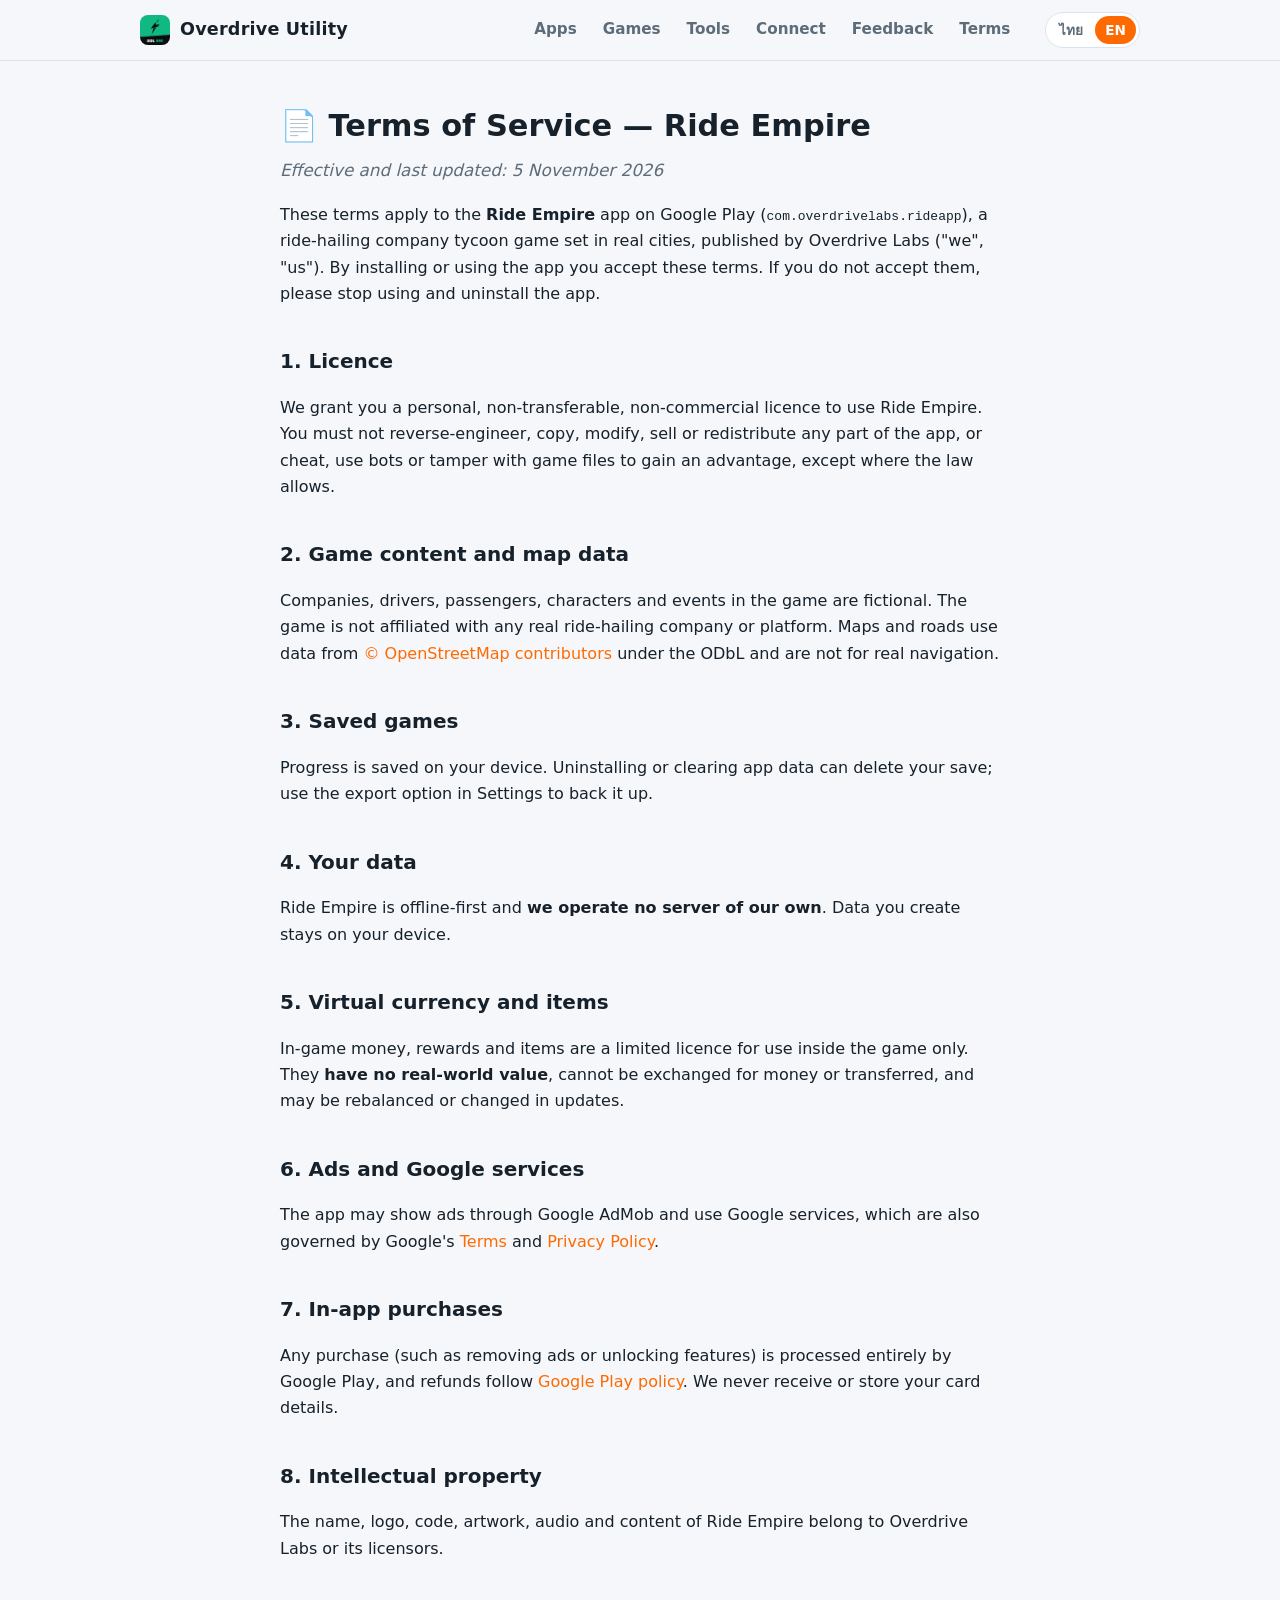
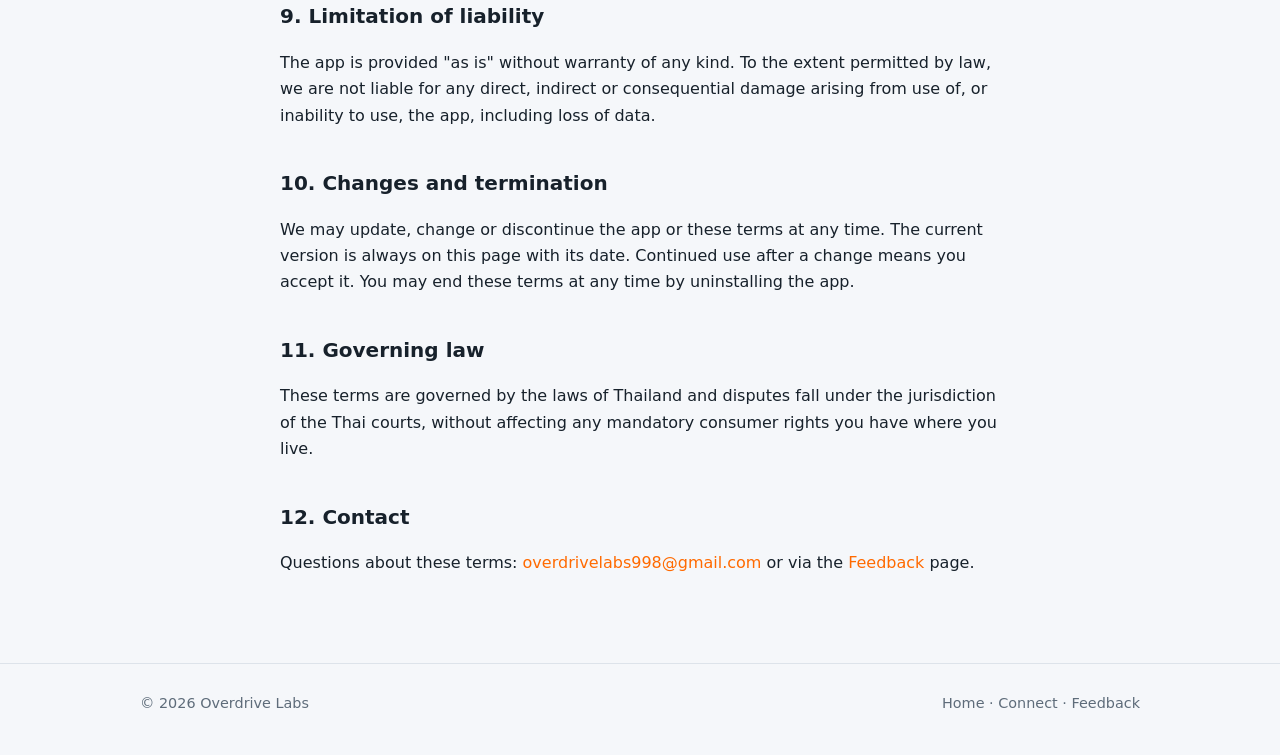
<file: terms-rideempire.html>
<!DOCTYPE html>
<html lang="th">
<head>
<meta charset="utf-8">
<meta name="viewport" content="width=device-width, initial-scale=1">
<title data-th="ข้อกำหนดในการให้บริการ Ride Empire – Overdrive Labs" data-en="Ride Empire Terms of Service – Overdrive Labs">Ride Empire Terms of Service – Overdrive Labs</title>
<meta name="description" content="Terms of Service for Ride Empire (com.overdrivelabs.rideapp) by Overdrive Labs.">
<link rel="stylesheet" href="assets/style.css?v=7">
<link rel="icon" type="image/png" href="assets/logo.png">
<link rel="apple-touch-icon" href="assets/icon-192.png">
</head>
<body>

<header>
  <div class="wrap nav">
    <a class="brand" href="index.html"><img class="logo" src="assets/logo.png" alt="Overdrive Labs" width="30" height="30"> Overdrive Utility</a>
    <button class="menu-btn" id="menuBtn" aria-label="Menu">☰</button>
    <nav class="nav-links" id="navLinks">
      <a href="index.html#apps" data-th="แอป" data-en="Apps">แอป</a>
      <a href="index.html#games" data-th="เกม" data-en="Games">เกม</a>
      <a href="index.html#tools" data-th="เครื่องมือ" data-en="Tools">เครื่องมือ</a>
      <a href="connect.html" data-th="เชื่อมต่อ" data-en="Connect">เชื่อมต่อ</a>
      <a href="feedback.html" data-th="รายงาน / Feedback" data-en="Feedback">รายงาน / Feedback</a>
      <a href="terms.html" data-th="ข้อตกลงการใช้งาน" data-en="Terms">ข้อตกลงการใช้งาน</a>
      <button class="lang-toggle" id="langToggle">EN</button>
    </nav>
  </div>
</header>

<main class="page">

  <!-- ===================== THAI ===================== -->
  <div data-only="th">
    <h1>📄 ข้อกำหนดในการให้บริการ — Ride Empire</h1>
    <p class="lead"><em>มีผลบังคับใช้และปรับปรุงล่าสุด: 5 พฤศจิกายน 2569</em></p>
    <p>ข้อกำหนดนี้ใช้กับแอป <strong>Ride Empire</strong> บน Google Play (<code>com.overdrivelabs.rideapp</code>) ซึ่งเป็นเกมจำลองการบริหารบริษัทเรียกรถในเมืองจริง เผยแพร่โดย Overdrive Labs ("เรา") การติดตั้งหรือใช้งานแอปถือว่าคุณยอมรับข้อกำหนดนี้ หากไม่ยอมรับ โปรดหยุดใช้และลบแอป</p>

    <h2>1. การอนุญาตให้ใช้งาน</h2>
    <p>เราอนุญาตให้คุณใช้ Ride Empire เพื่อการใช้งานส่วนตัวที่ไม่ใช่เชิงพาณิชย์ โดยไม่สามารถโอนสิทธิ์ได้ คุณต้องไม่ทำวิศวกรรมย้อนกลับ คัดลอก ดัดแปลง ขาย หรือเผยแพร่ซ้ำส่วนใดของแอป และต้องไม่โกง ใช้บอท หรือแก้ไขไฟล์เกมเพื่อเอาเปรียบ เว้นแต่กฎหมายอนุญาต</p>

    <h2>2. เนื้อหาในเกมและข้อมูลแผนที่</h2>
    <p>บริษัท คนขับ ผู้โดยสาร ตัวละคร และเหตุการณ์ในเกมเป็นเรื่องสมมติ เกมนี้ไม่เกี่ยวข้องกับบริษัทเรียกรถหรือแพลตฟอร์มจริงใด ๆ แผนที่และถนนในเกมใช้ข้อมูลจาก <a href="https://www.openstreetmap.org/copyright" target="_blank" rel="noopener">© OpenStreetMap contributors</a> ภายใต้สัญญาอนุญาต ODbL ข้อมูลเหล่านี้ไม่ใช่สำหรับการนำทางจริง</p>

    <h2>3. การบันทึกเกม</h2>
    <p>ความคืบหน้าบันทึกในอุปกรณ์ของคุณ การลบแอปหรือล้างข้อมูลอาจทำให้เซฟหายได้ ใช้ฟังก์ชันส่งออกเซฟในเมนูตั้งค่าเพื่อสำรองข้อมูล</p>

    <h2>4. ข้อมูลของคุณ</h2>
    <p>Ride Empire ทำงานแบบ offline-first และ <strong>เราไม่มีเซิร์ฟเวอร์ของตัวเอง</strong> ข้อมูลที่คุณสร้างอยู่ในอุปกรณ์ของคุณ</p>

    <h2>5. สกุลเงินและไอเทมในเกม</h2>
    <p>เงิน รางวัล และไอเทมในเกมเป็นสิทธิ์การใช้งานแบบจำกัดภายในเกมเท่านั้น <strong>ไม่มีมูลค่าเป็นเงินจริง</strong> แลกเป็นเงินหรือโอนให้ผู้อื่นไม่ได้ และอาจถูกปรับสมดุลหรือเปลี่ยนแปลงได้ในการอัปเดต</p>

    <h2>6. โฆษณาและบริการของ Google</h2>
    <p>แอปอาจแสดงโฆษณาผ่าน Google AdMob และใช้บริการของ Google การใช้บริการเหล่านั้นอยู่ภายใต้<a href="https://policies.google.com/terms" target="_blank" rel="noopener">ข้อกำหนด</a>และ<a href="https://policies.google.com/privacy" target="_blank" rel="noopener">นโยบายความเป็นส่วนตัว</a>ของ Google ด้วย</p>

    <h2>7. การซื้อภายในแอป</h2>
    <p>การซื้อในแอป (เช่น การลบโฆษณาหรือปลดล็อกฟีเจอร์) ชำระผ่าน Google Play ทั้งหมด การคืนเงินเป็นไปตาม<a href="https://support.google.com/googleplay/answer/2479637" target="_blank" rel="noopener">นโยบายของ Google Play</a> เราไม่ได้รับหรือเก็บข้อมูลบัตรของคุณ</p>

    <h2>8. ทรัพย์สินทางปัญญา</h2>
    <p>ชื่อ โลโก้ โค้ด ภาพ เสียง และเนื้อหาของ Ride Empire เป็นของ Overdrive Labs หรือผู้ให้สิทธิ์</p>

    <h2>9. ข้อจำกัดความรับผิด</h2>
    <p>แอปให้บริการ "ตามสภาพ" (as is) โดยไม่มีการรับประกันใด ๆ เท่าที่กฎหมายอนุญาต เราไม่รับผิดต่อความเสียหายทางตรง ทางอ้อม หรือต่อเนื่องใด ๆ ที่เกิดจากการใช้หรือไม่สามารถใช้แอป รวมถึงการสูญหายของข้อมูล</p>

    <h2>10. การเปลี่ยนแปลงและการยุติ</h2>
    <p>เราอาจปรับปรุง เปลี่ยนแปลง หรือยุติแอปหรือข้อกำหนดนี้ได้ทุกเมื่อ ฉบับล่าสุดจะแสดงบนหน้านี้พร้อมวันที่ปรับปรุง การใช้แอปต่อหลังการเปลี่ยนแปลงถือว่ายอมรับข้อกำหนดใหม่ คุณยุติข้อกำหนดนี้ได้ทุกเมื่อโดยลบแอปออกจากอุปกรณ์</p>

    <h2>11. กฎหมายที่ใช้บังคับ</h2>
    <p>ข้อกำหนดนี้อยู่ภายใต้กฎหมายไทย ข้อพิพาทใด ๆ ให้อยู่ในเขตอำนาจของศาลไทย โดยไม่ตัดสิทธิ์ผู้บริโภคตามกฎหมายของประเทศที่คุณอาศัยอยู่</p>

    <h2>12. ติดต่อ</h2>
    <p>คำถามเกี่ยวกับข้อกำหนดนี้: <a href="mailto:overdrivelabs998@gmail.com">overdrivelabs998@gmail.com</a> หรือผ่านหน้า <a href="feedback.html?app=Ride%20Empire">Feedback</a></p>
  </div>

  <!-- ===================== ENGLISH ===================== -->
  <div data-only="en" data-lang-hidden>
    <h1>📄 Terms of Service — Ride Empire</h1>
    <p class="lead"><em>Effective and last updated: 5 November 2026</em></p>
    <p>These terms apply to the <strong>Ride Empire</strong> app on Google Play (<code>com.overdrivelabs.rideapp</code>), a ride-hailing company tycoon game set in real cities, published by Overdrive Labs ("we", "us"). By installing or using the app you accept these terms. If you do not accept them, please stop using and uninstall the app.</p>

    <h2>1. Licence</h2>
    <p>We grant you a personal, non-transferable, non-commercial licence to use Ride Empire. You must not reverse-engineer, copy, modify, sell or redistribute any part of the app, or cheat, use bots or tamper with game files to gain an advantage, except where the law allows.</p>

    <h2>2. Game content and map data</h2>
    <p>Companies, drivers, passengers, characters and events in the game are fictional. The game is not affiliated with any real ride-hailing company or platform. Maps and roads use data from <a href="https://www.openstreetmap.org/copyright" target="_blank" rel="noopener">© OpenStreetMap contributors</a> under the ODbL and are not for real navigation.</p>

    <h2>3. Saved games</h2>
    <p>Progress is saved on your device. Uninstalling or clearing app data can delete your save; use the export option in Settings to back it up.</p>

    <h2>4. Your data</h2>
    <p>Ride Empire is offline-first and <strong>we operate no server of our own</strong>. Data you create stays on your device.</p>

    <h2>5. Virtual currency and items</h2>
    <p>In-game money, rewards and items are a limited licence for use inside the game only. They <strong>have no real-world value</strong>, cannot be exchanged for money or transferred, and may be rebalanced or changed in updates.</p>

    <h2>6. Ads and Google services</h2>
    <p>The app may show ads through Google AdMob and use Google services, which are also governed by Google's <a href="https://policies.google.com/terms" target="_blank" rel="noopener">Terms</a> and <a href="https://policies.google.com/privacy" target="_blank" rel="noopener">Privacy Policy</a>.</p>

    <h2>7. In-app purchases</h2>
    <p>Any purchase (such as removing ads or unlocking features) is processed entirely by Google Play, and refunds follow <a href="https://support.google.com/googleplay/answer/2479637" target="_blank" rel="noopener">Google Play policy</a>. We never receive or store your card details.</p>

    <h2>8. Intellectual property</h2>
    <p>The name, logo, code, artwork, audio and content of Ride Empire belong to Overdrive Labs or its licensors.</p>

    <h2>9. Limitation of liability</h2>
    <p>The app is provided "as is" without warranty of any kind. To the extent permitted by law, we are not liable for any direct, indirect or consequential damage arising from use of, or inability to use, the app, including loss of data.</p>

    <h2>10. Changes and termination</h2>
    <p>We may update, change or discontinue the app or these terms at any time. The current version is always on this page with its date. Continued use after a change means you accept it. You may end these terms at any time by uninstalling the app.</p>

    <h2>11. Governing law</h2>
    <p>These terms are governed by the laws of Thailand and disputes fall under the jurisdiction of the Thai courts, without affecting any mandatory consumer rights you have where you live.</p>

    <h2>12. Contact</h2>
    <p>Questions about these terms: <a href="mailto:overdrivelabs998@gmail.com">overdrivelabs998@gmail.com</a> or via the <a href="feedback.html?app=Ride%20Empire">Feedback</a> page.</p>
  </div>

</main>

<footer>
  <div class="wrap">
    <span>© 2026 Overdrive Labs</span>
    <span><a href="index.html" data-th="หน้าแรก" data-en="Home">หน้าแรก</a> · <a href="connect.html" data-th="เชื่อมต่อ" data-en="Connect">เชื่อมต่อ</a> · <a href="feedback.html">Feedback</a></span>
  </div>
</footer>

<script src="assets/site.js?v=9"></script>
</body>
</html>
</file>
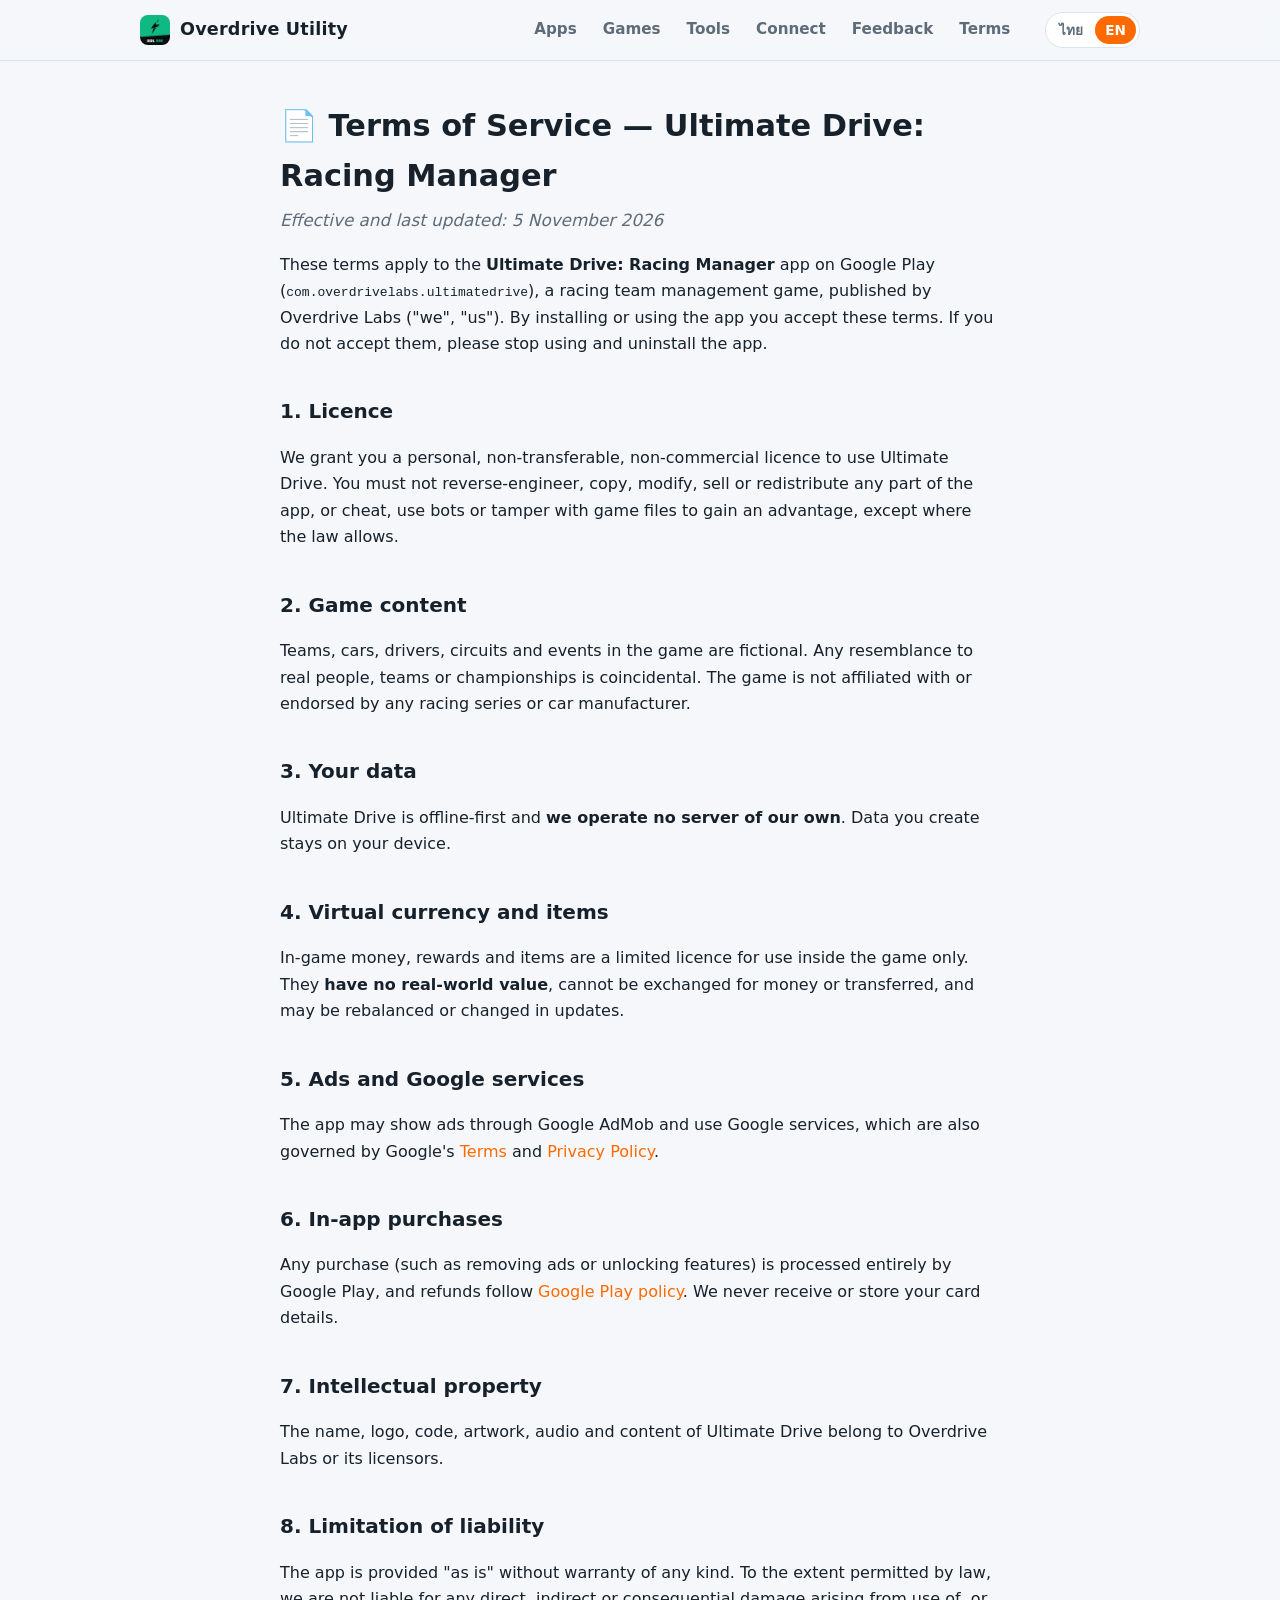
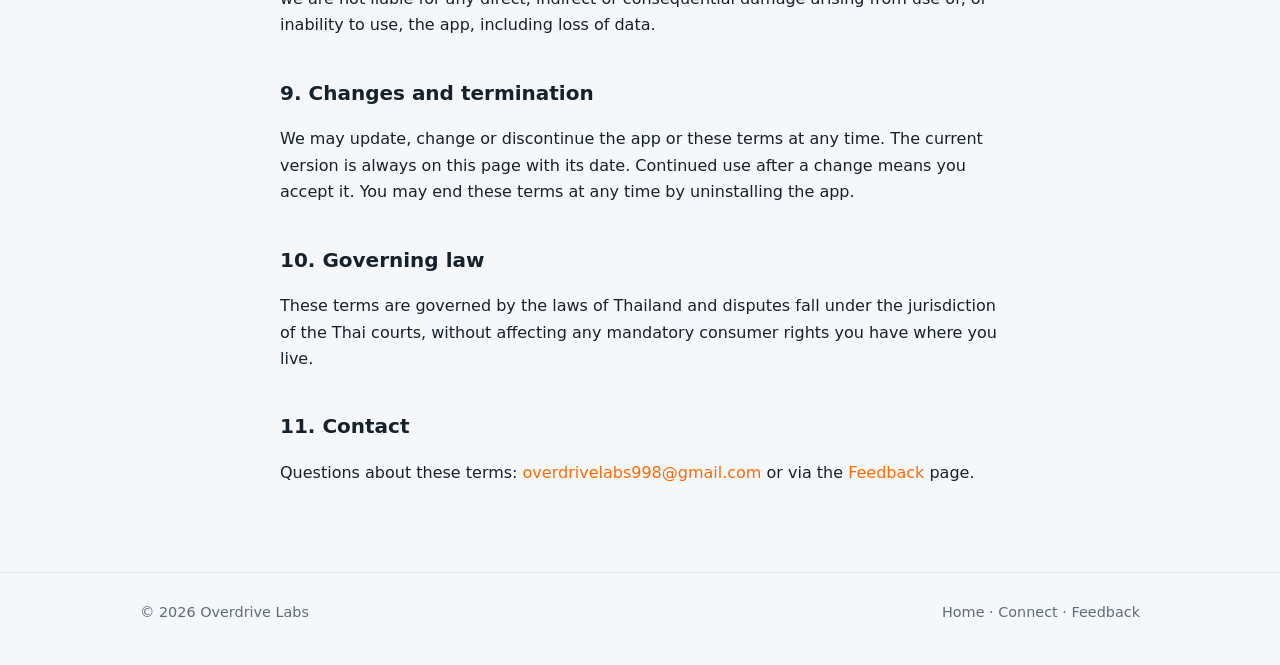
<file: terms-ultimatedrive.html>
<!DOCTYPE html>
<html lang="th">
<head>
<meta charset="utf-8">
<meta name="viewport" content="width=device-width, initial-scale=1">
<title data-th="ข้อกำหนดในการให้บริการ Ultimate Drive – Overdrive Labs" data-en="Ultimate Drive Terms of Service – Overdrive Labs">Ultimate Drive Terms of Service – Overdrive Labs</title>
<meta name="description" content="Terms of Service for Ultimate Drive (com.overdrivelabs.ultimatedrive) by Overdrive Labs.">
<link rel="stylesheet" href="assets/style.css?v=7">
<link rel="icon" type="image/png" href="assets/logo.png">
<link rel="apple-touch-icon" href="assets/icon-192.png">
</head>
<body>

<header>
  <div class="wrap nav">
    <a class="brand" href="index.html"><img class="logo" src="assets/logo.png" alt="Overdrive Labs" width="30" height="30"> Overdrive Utility</a>
    <button class="menu-btn" id="menuBtn" aria-label="Menu">☰</button>
    <nav class="nav-links" id="navLinks">
      <a href="index.html#apps" data-th="แอป" data-en="Apps">แอป</a>
      <a href="index.html#games" data-th="เกม" data-en="Games">เกม</a>
      <a href="index.html#tools" data-th="เครื่องมือ" data-en="Tools">เครื่องมือ</a>
      <a href="connect.html" data-th="เชื่อมต่อ" data-en="Connect">เชื่อมต่อ</a>
      <a href="feedback.html" data-th="รายงาน / Feedback" data-en="Feedback">รายงาน / Feedback</a>
      <a href="terms.html" data-th="ข้อตกลงการใช้งาน" data-en="Terms">ข้อตกลงการใช้งาน</a>
      <button class="lang-toggle" id="langToggle">EN</button>
    </nav>
  </div>
</header>

<main class="page">

  <!-- ===================== THAI ===================== -->
  <div data-only="th">
    <h1>📄 ข้อกำหนดในการให้บริการ — Ultimate Drive: Racing Manager</h1>
    <p class="lead"><em>มีผลบังคับใช้และปรับปรุงล่าสุด: 5 พฤศจิกายน 2569</em></p>
    <p>ข้อกำหนดนี้ใช้กับแอป <strong>Ultimate Drive: Racing Manager</strong> บน Google Play (<code>com.overdrivelabs.ultimatedrive</code>) ซึ่งเป็นเกมบริหารทีมแข่งรถ เผยแพร่โดย Overdrive Labs ("เรา") การติดตั้งหรือใช้งานแอปถือว่าคุณยอมรับข้อกำหนดนี้ หากไม่ยอมรับ โปรดหยุดใช้และลบแอป</p>

    <h2>1. การอนุญาตให้ใช้งาน</h2>
    <p>เราอนุญาตให้คุณใช้ Ultimate Drive เพื่อการใช้งานส่วนตัวที่ไม่ใช่เชิงพาณิชย์ โดยไม่สามารถโอนสิทธิ์ได้ คุณต้องไม่ทำวิศวกรรมย้อนกลับ คัดลอก ดัดแปลง ขาย หรือเผยแพร่ซ้ำส่วนใดของแอป และต้องไม่โกง ใช้บอท หรือแก้ไขไฟล์เกมเพื่อเอาเปรียบ เว้นแต่กฎหมายอนุญาต</p>

    <h2>2. เนื้อหาในเกม</h2>
    <p>ทีม รถ นักแข่ง สนาม และเหตุการณ์ในเกมเป็นเรื่องสมมติ ความคล้ายคลึงกับบุคคล ทีม หรือรายการแข่งขันจริงเป็นเรื่องบังเอิญ เกมนี้ไม่เกี่ยวข้องหรือได้รับการรับรองจากรายการแข่งรถหรือผู้ผลิตรถยนต์ใด ๆ</p>

    <h2>3. ข้อมูลของคุณ</h2>
    <p>Ultimate Drive ทำงานแบบ offline-first และ <strong>เราไม่มีเซิร์ฟเวอร์ของตัวเอง</strong> ข้อมูลที่คุณสร้างอยู่ในอุปกรณ์ของคุณ</p>

    <h2>4. สกุลเงินและไอเทมในเกม</h2>
    <p>เงิน รางวัล และไอเทมในเกมเป็นสิทธิ์การใช้งานแบบจำกัดภายในเกมเท่านั้น <strong>ไม่มีมูลค่าเป็นเงินจริง</strong> แลกเป็นเงินหรือโอนให้ผู้อื่นไม่ได้ และอาจถูกปรับสมดุลหรือเปลี่ยนแปลงได้ในการอัปเดต</p>

    <h2>5. โฆษณาและบริการของ Google</h2>
    <p>แอปอาจแสดงโฆษณาผ่าน Google AdMob และใช้บริการของ Google การใช้บริการเหล่านั้นอยู่ภายใต้<a href="https://policies.google.com/terms" target="_blank" rel="noopener">ข้อกำหนด</a>และ<a href="https://policies.google.com/privacy" target="_blank" rel="noopener">นโยบายความเป็นส่วนตัว</a>ของ Google ด้วย</p>

    <h2>6. การซื้อภายในแอป</h2>
    <p>การซื้อในแอป (เช่น การลบโฆษณาหรือปลดล็อกฟีเจอร์) ชำระผ่าน Google Play ทั้งหมด การคืนเงินเป็นไปตาม<a href="https://support.google.com/googleplay/answer/2479637" target="_blank" rel="noopener">นโยบายของ Google Play</a> เราไม่ได้รับหรือเก็บข้อมูลบัตรของคุณ</p>

    <h2>7. ทรัพย์สินทางปัญญา</h2>
    <p>ชื่อ โลโก้ โค้ด ภาพ เสียง และเนื้อหาของ Ultimate Drive เป็นของ Overdrive Labs หรือผู้ให้สิทธิ์</p>

    <h2>8. ข้อจำกัดความรับผิด</h2>
    <p>แอปให้บริการ "ตามสภาพ" (as is) โดยไม่มีการรับประกันใด ๆ เท่าที่กฎหมายอนุญาต เราไม่รับผิดต่อความเสียหายทางตรง ทางอ้อม หรือต่อเนื่องใด ๆ ที่เกิดจากการใช้หรือไม่สามารถใช้แอป รวมถึงการสูญหายของข้อมูล</p>

    <h2>9. การเปลี่ยนแปลงและการยุติ</h2>
    <p>เราอาจปรับปรุง เปลี่ยนแปลง หรือยุติแอปหรือข้อกำหนดนี้ได้ทุกเมื่อ ฉบับล่าสุดจะแสดงบนหน้านี้พร้อมวันที่ปรับปรุง การใช้แอปต่อหลังการเปลี่ยนแปลงถือว่ายอมรับข้อกำหนดใหม่ คุณยุติข้อกำหนดนี้ได้ทุกเมื่อโดยลบแอปออกจากอุปกรณ์</p>

    <h2>10. กฎหมายที่ใช้บังคับ</h2>
    <p>ข้อกำหนดนี้อยู่ภายใต้กฎหมายไทย ข้อพิพาทใด ๆ ให้อยู่ในเขตอำนาจของศาลไทย โดยไม่ตัดสิทธิ์ผู้บริโภคตามกฎหมายของประเทศที่คุณอาศัยอยู่</p>

    <h2>11. ติดต่อ</h2>
    <p>คำถามเกี่ยวกับข้อกำหนดนี้: <a href="mailto:overdrivelabs998@gmail.com">overdrivelabs998@gmail.com</a> หรือผ่านหน้า <a href="feedback.html?app=Ultimate%20Drive">Feedback</a></p>
  </div>

  <!-- ===================== ENGLISH ===================== -->
  <div data-only="en" data-lang-hidden>
    <h1>📄 Terms of Service — Ultimate Drive: Racing Manager</h1>
    <p class="lead"><em>Effective and last updated: 5 November 2026</em></p>
    <p>These terms apply to the <strong>Ultimate Drive: Racing Manager</strong> app on Google Play (<code>com.overdrivelabs.ultimatedrive</code>), a racing team management game, published by Overdrive Labs ("we", "us"). By installing or using the app you accept these terms. If you do not accept them, please stop using and uninstall the app.</p>

    <h2>1. Licence</h2>
    <p>We grant you a personal, non-transferable, non-commercial licence to use Ultimate Drive. You must not reverse-engineer, copy, modify, sell or redistribute any part of the app, or cheat, use bots or tamper with game files to gain an advantage, except where the law allows.</p>

    <h2>2. Game content</h2>
    <p>Teams, cars, drivers, circuits and events in the game are fictional. Any resemblance to real people, teams or championships is coincidental. The game is not affiliated with or endorsed by any racing series or car manufacturer.</p>

    <h2>3. Your data</h2>
    <p>Ultimate Drive is offline-first and <strong>we operate no server of our own</strong>. Data you create stays on your device.</p>

    <h2>4. Virtual currency and items</h2>
    <p>In-game money, rewards and items are a limited licence for use inside the game only. They <strong>have no real-world value</strong>, cannot be exchanged for money or transferred, and may be rebalanced or changed in updates.</p>

    <h2>5. Ads and Google services</h2>
    <p>The app may show ads through Google AdMob and use Google services, which are also governed by Google's <a href="https://policies.google.com/terms" target="_blank" rel="noopener">Terms</a> and <a href="https://policies.google.com/privacy" target="_blank" rel="noopener">Privacy Policy</a>.</p>

    <h2>6. In-app purchases</h2>
    <p>Any purchase (such as removing ads or unlocking features) is processed entirely by Google Play, and refunds follow <a href="https://support.google.com/googleplay/answer/2479637" target="_blank" rel="noopener">Google Play policy</a>. We never receive or store your card details.</p>

    <h2>7. Intellectual property</h2>
    <p>The name, logo, code, artwork, audio and content of Ultimate Drive belong to Overdrive Labs or its licensors.</p>

    <h2>8. Limitation of liability</h2>
    <p>The app is provided "as is" without warranty of any kind. To the extent permitted by law, we are not liable for any direct, indirect or consequential damage arising from use of, or inability to use, the app, including loss of data.</p>

    <h2>9. Changes and termination</h2>
    <p>We may update, change or discontinue the app or these terms at any time. The current version is always on this page with its date. Continued use after a change means you accept it. You may end these terms at any time by uninstalling the app.</p>

    <h2>10. Governing law</h2>
    <p>These terms are governed by the laws of Thailand and disputes fall under the jurisdiction of the Thai courts, without affecting any mandatory consumer rights you have where you live.</p>

    <h2>11. Contact</h2>
    <p>Questions about these terms: <a href="mailto:overdrivelabs998@gmail.com">overdrivelabs998@gmail.com</a> or via the <a href="feedback.html?app=Ultimate%20Drive">Feedback</a> page.</p>
  </div>

</main>

<footer>
  <div class="wrap">
    <span>© 2026 Overdrive Labs</span>
    <span><a href="index.html" data-th="หน้าแรก" data-en="Home">หน้าแรก</a> · <a href="connect.html" data-th="เชื่อมต่อ" data-en="Connect">เชื่อมต่อ</a> · <a href="feedback.html">Feedback</a></span>
  </div>
</footer>

<script src="assets/site.js?v=9"></script>
</body>
</html>
</file>
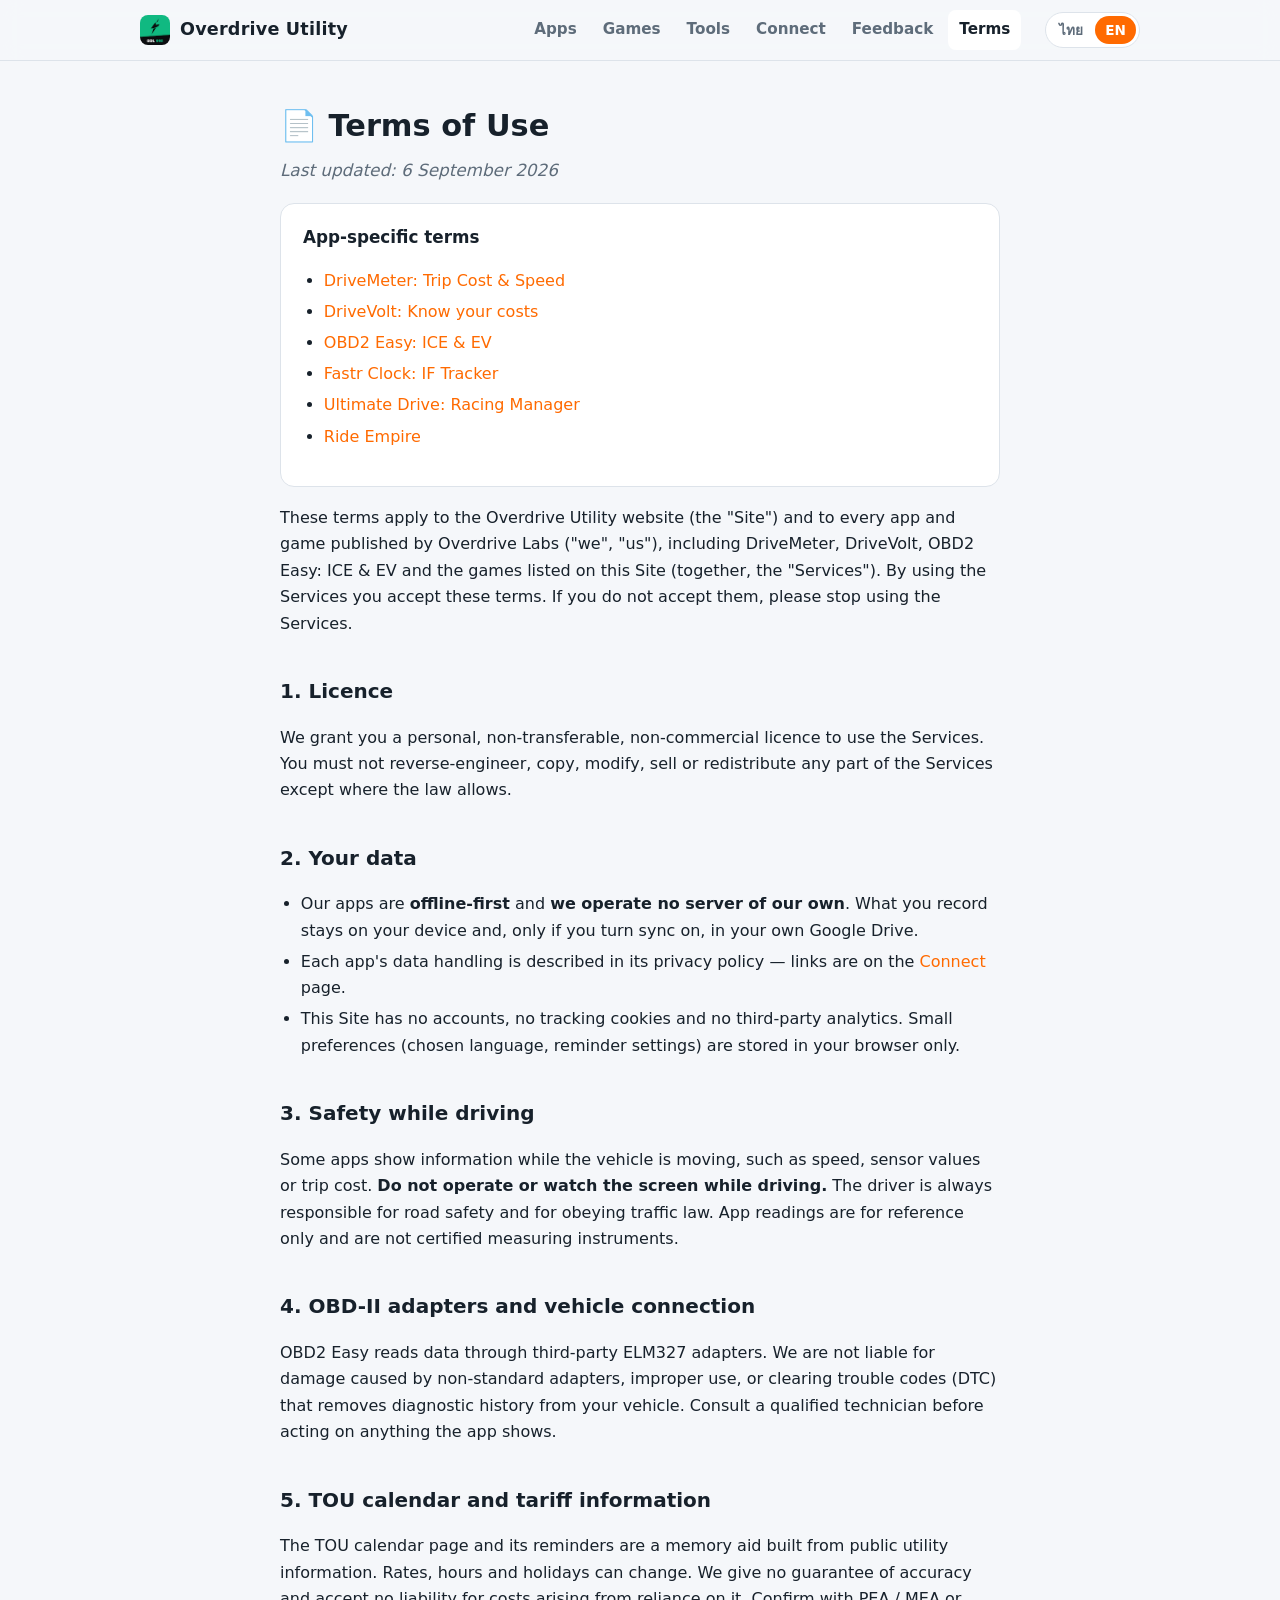
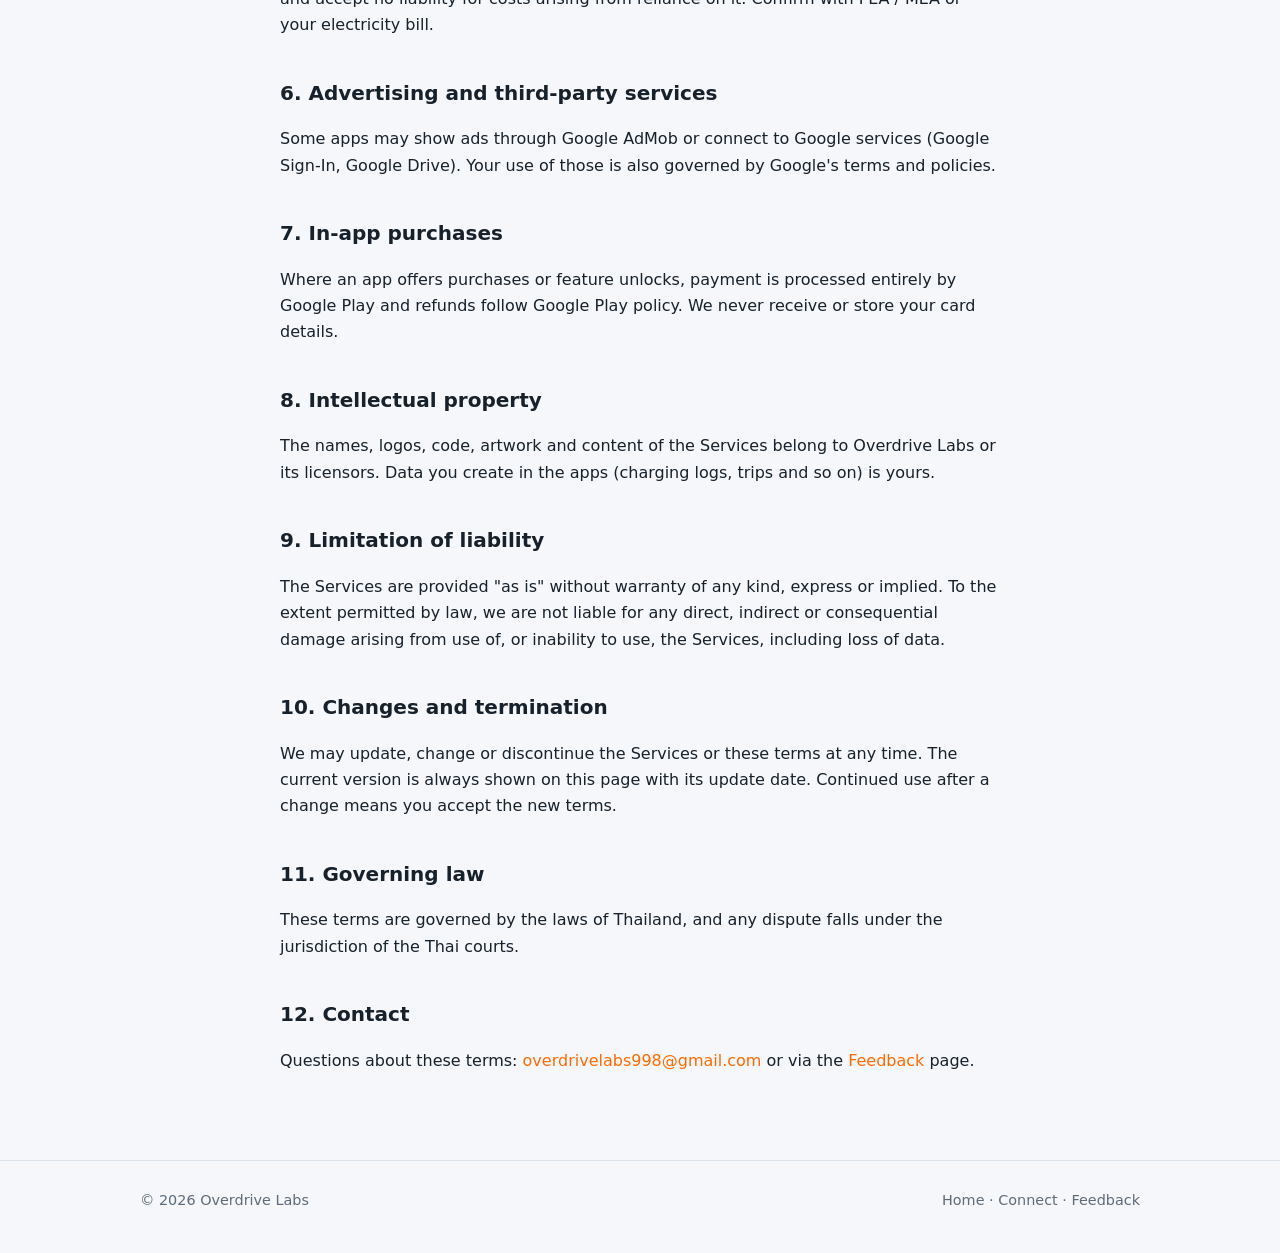
<file: terms.html>
<!DOCTYPE html>
<html lang="th">
<head>
<meta charset="utf-8">
<meta name="viewport" content="width=device-width, initial-scale=1">
<title data-th="ข้อตกลงการใช้งาน – Overdrive Utility" data-en="Terms of Use – Overdrive Utility">ข้อตกลงการใช้งาน – Overdrive Utility</title>
<meta name="description" content="ข้อตกลงการใช้งานเว็บไซต์ แอป และเกมของ Overdrive Labs">
<link rel="stylesheet" href="assets/style.css?v=7">
<link rel="icon" type="image/png" href="assets/logo.png">
<link rel="apple-touch-icon" href="assets/icon-192.png">
</head>
<body>

<header>
  <div class="wrap nav">
    <a class="brand" href="index.html"><img class="logo" src="assets/logo.png" alt="Overdrive Labs" width="30" height="30"> Overdrive Utility</a>
    <button class="menu-btn" id="menuBtn" aria-label="Menu">☰</button>
    <nav class="nav-links" id="navLinks">
      <a href="index.html#apps" data-th="แอป" data-en="Apps">แอป</a>
      <a href="index.html#games" data-th="เกม" data-en="Games">เกม</a>
      <a href="index.html#tools" data-th="เครื่องมือ" data-en="Tools">เครื่องมือ</a>
      <a href="connect.html" data-th="เชื่อมต่อ" data-en="Connect">เชื่อมต่อ</a>
      <a href="feedback.html" data-th="รายงาน / Feedback" data-en="Feedback">รายงาน / Feedback</a>
      <a href="terms.html" data-th="ข้อตกลงการใช้งาน" data-en="Terms">ข้อตกลงการใช้งาน</a>
      <button class="lang-toggle" id="langToggle">EN</button>
    </nav>
  </div>
</header>

<main class="page">

  <!-- ===================== THAI ===================== -->
  <div data-only="th">
    <h1>📄 ข้อตกลงการใช้งาน</h1>
    <p class="lead"><em>ปรับปรุงล่าสุด: 6 กันยายน 2569</em></p>
    <div class="box"><h3>ข้อกำหนดเฉพาะของแต่ละแอป</h3><ul><li><a href="terms-drivemeter.html">DriveMeter: Trip Cost &amp; Speed</a></li><li><a href="terms-drivevolt.html">DriveVolt: Know your costs</a></li><li><a href="terms-obd2.html">OBD2 Easy: ICE &amp; EV</a></li><li><a href="terms-fastrclock.html">Fastr Clock: IF Tracker</a></li><li><a href="terms-ultimatedrive.html">Ultimate Drive: Racing Manager</a></li><li><a href="terms-rideempire.html">Ride Empire</a></li></ul></div>

    <p>ข้อตกลงนี้ใช้กับเว็บไซต์ Overdrive Utility ("เว็บไซต์") และแอปพลิเคชันกับเกมทุกตัวที่เผยแพร่โดย Overdrive Labs ("เรา") ซึ่งรวมถึง DriveMeter, DriveVolt, OBD2 Easy: ICE &amp; EV และเกมที่แสดงบนเว็บไซต์นี้ (รวมเรียกว่า "บริการ") การใช้บริการถือว่าคุณยอมรับข้อตกลงนี้ หากไม่ยอมรับ โปรดหยุดใช้บริการ</p>

    <h2>1. การอนุญาตให้ใช้งาน</h2>
    <p>เราอนุญาตให้คุณใช้บริการเพื่อการใช้งานส่วนตัวที่ไม่ใช่เชิงพาณิชย์ โดยไม่สามารถโอนสิทธิ์ให้ผู้อื่นได้ คุณต้องไม่ทำวิศวกรรมย้อนกลับ คัดลอก ดัดแปลง ขาย หรือเผยแพร่ซ้ำส่วนใดของบริการ เว้นแต่กฎหมายอนุญาต</p>

    <h2>2. ข้อมูลของคุณ</h2>
    <ul>
      <li>แอปของเราทำงานแบบ <strong>offline-first</strong> และ <strong>เราไม่มีเซิร์ฟเวอร์ของตัวเอง</strong> ข้อมูลที่คุณบันทึกอยู่ในอุปกรณ์ของคุณ และหากคุณเลือกเปิดการซิงก์ จะอยู่ใน Google Drive ของคุณเองเท่านั้น</li>
      <li>รายละเอียดการจัดการข้อมูลของแต่ละแอปอยู่ในนโยบายความเป็นส่วนตัวของแอปนั้น ดูลิงก์ได้ที่หน้า <a href="connect.html">เชื่อมต่อ</a></li>
      <li>เว็บไซต์นี้ไม่มีระบบสมัครสมาชิก ไม่ใช้คุกกี้ติดตาม และไม่มีสคริปต์วิเคราะห์จากภายนอก ข้อมูลตั้งค่าเล็กน้อย (เช่น ภาษาที่เลือก หรือการตั้งค่าแจ้งเตือน) ถูกเก็บในเบราว์เซอร์ของคุณเท่านั้น</li>
    </ul>

    <h2>3. ความปลอดภัยขณะขับขี่</h2>
    <p>แอปบางตัวแสดงข้อมูลขณะรถเคลื่อนที่ เช่น ความเร็ว ค่าเซ็นเซอร์ หรือค่าใช้จ่ายทริป <strong>ห้ามใช้งานหรือจ้องหน้าจอขณะขับรถ</strong> ผู้ขับขี่ต้องปฏิบัติตามกฎจราจรและรับผิดชอบความปลอดภัยของตนเองเสมอ ข้อมูลจากแอปเป็นเพียงข้อมูลอ้างอิง ไม่ใช่เครื่องมือวัดที่ผ่านการรับรอง</p>

    <h2>4. อุปกรณ์ OBD-II และการเชื่อมต่อกับรถ</h2>
    <p>OBD2 Easy อ่านข้อมูลผ่านอะแดปเตอร์ ELM327 ของบุคคลที่สาม เราไม่รับผิดชอบต่อความเสียหายที่เกิดจากอะแดปเตอร์ที่ไม่ได้มาตรฐาน การใช้งานที่ไม่ถูกต้อง หรือการล้างรหัสปัญหา (DTC) ที่ทำให้ข้อมูลการวินิจฉัยของรถหายไป โปรดปรึกษาช่างผู้เชี่ยวชาญก่อนดำเนินการใด ๆ กับรถของคุณ</p>

    <h2>5. ปฏิทิน TOU และข้อมูลค่าไฟ</h2>
    <p>หน้าปฏิทิน TOU และการแจ้งเตือนเป็นเครื่องมือช่วยจำเท่านั้น จัดทำจากข้อมูลสาธารณะของการไฟฟ้า อัตราค่าไฟ ช่วงเวลา และวันหยุดอาจเปลี่ยนแปลงได้ เราไม่รับประกันความถูกต้องและไม่รับผิดชอบต่อค่าใช้จ่ายที่เกิดจากการอ้างอิงข้อมูลนี้ โปรดตรวจสอบกับ PEA / MEA หรือใบแจ้งค่าไฟของคุณ</p>

    <h2>6. โฆษณาและบริการของบุคคลที่สาม</h2>
    <p>แอปบางตัวอาจแสดงโฆษณาผ่าน Google AdMob หรือเชื่อมต่อกับบริการของ Google (เช่น Google Sign-In, Google Drive) การใช้บริการเหล่านั้นอยู่ภายใต้ข้อกำหนดและนโยบายของ Google ด้วย</p>

    <h2>7. การซื้อภายในแอป</h2>
    <p>หากมีการซื้อในแอปหรือการปลดล็อกฟีเจอร์ การชำระเงินดำเนินการผ่าน Google Play ทั้งหมด การคืนเงินเป็นไปตามนโยบายของ Google Play เราไม่ได้รับหรือเก็บข้อมูลบัตรของคุณ</p>

    <h2>8. ทรัพย์สินทางปัญญา</h2>
    <p>ชื่อ โลโก้ โค้ด ภาพ และเนื้อหาของบริการเป็นของ Overdrive Labs หรือผู้ให้สิทธิ์ ข้อมูลที่คุณสร้างขึ้นในแอป (เช่น บันทึกการชาร์จ ทริป) เป็นของคุณ</p>

    <h2>9. ข้อจำกัดความรับผิด</h2>
    <p>บริการให้ "ตามสภาพ" (as is) โดยไม่มีการรับประกันใด ๆ ทั้งโดยชัดแจ้งหรือโดยนัย เท่าที่กฎหมายอนุญาต เราไม่รับผิดต่อความเสียหายทางตรง ทางอ้อม หรือต่อเนื่องใด ๆ ที่เกิดจากการใช้หรือไม่สามารถใช้บริการ รวมถึงการสูญหายของข้อมูล</p>

    <h2>10. การเปลี่ยนแปลงและการยุติ</h2>
    <p>เราอาจปรับปรุง เปลี่ยนแปลง หรือยุติบริการหรือข้อตกลงนี้ได้ทุกเมื่อ ข้อตกลงฉบับล่าสุดจะแสดงบนหน้านี้พร้อมวันที่ปรับปรุง การใช้บริการต่อหลังการเปลี่ยนแปลงถือว่ายอมรับข้อตกลงใหม่</p>

    <h2>11. กฎหมายที่ใช้บังคับ</h2>
    <p>ข้อตกลงนี้อยู่ภายใต้กฎหมายไทย ข้อพิพาทใด ๆ ให้อยู่ในเขตอำนาจของศาลไทย</p>

    <h2>12. ติดต่อ</h2>
    <p>คำถามเกี่ยวกับข้อตกลงนี้: <a href="mailto:overdrivelabs998@gmail.com">overdrivelabs998@gmail.com</a> หรือผ่านหน้า <a href="feedback.html">Feedback</a></p>
  </div>

  <!-- ===================== ENGLISH ===================== -->
  <div data-only="en" data-lang-hidden>
    <h1>📄 Terms of Use</h1>
    <p class="lead"><em>Last updated: 6 September 2026</em></p>
    <div class="box"><h3>App-specific terms</h3><ul><li><a href="terms-drivemeter.html">DriveMeter: Trip Cost &amp; Speed</a></li><li><a href="terms-drivevolt.html">DriveVolt: Know your costs</a></li><li><a href="terms-obd2.html">OBD2 Easy: ICE &amp; EV</a></li><li><a href="terms-fastrclock.html">Fastr Clock: IF Tracker</a></li><li><a href="terms-ultimatedrive.html">Ultimate Drive: Racing Manager</a></li><li><a href="terms-rideempire.html">Ride Empire</a></li></ul></div>

    <p>These terms apply to the Overdrive Utility website (the "Site") and to every app and game published by Overdrive Labs ("we", "us"), including DriveMeter, DriveVolt, OBD2 Easy: ICE &amp; EV and the games listed on this Site (together, the "Services"). By using the Services you accept these terms. If you do not accept them, please stop using the Services.</p>

    <h2>1. Licence</h2>
    <p>We grant you a personal, non-transferable, non-commercial licence to use the Services. You must not reverse-engineer, copy, modify, sell or redistribute any part of the Services except where the law allows.</p>

    <h2>2. Your data</h2>
    <ul>
      <li>Our apps are <strong>offline-first</strong> and <strong>we operate no server of our own</strong>. What you record stays on your device and, only if you turn sync on, in your own Google Drive.</li>
      <li>Each app's data handling is described in its privacy policy — links are on the <a href="connect.html">Connect</a> page.</li>
      <li>This Site has no accounts, no tracking cookies and no third-party analytics. Small preferences (chosen language, reminder settings) are stored in your browser only.</li>
    </ul>

    <h2>3. Safety while driving</h2>
    <p>Some apps show information while the vehicle is moving, such as speed, sensor values or trip cost. <strong>Do not operate or watch the screen while driving.</strong> The driver is always responsible for road safety and for obeying traffic law. App readings are for reference only and are not certified measuring instruments.</p>

    <h2>4. OBD-II adapters and vehicle connection</h2>
    <p>OBD2 Easy reads data through third-party ELM327 adapters. We are not liable for damage caused by non-standard adapters, improper use, or clearing trouble codes (DTC) that removes diagnostic history from your vehicle. Consult a qualified technician before acting on anything the app shows.</p>

    <h2>5. TOU calendar and tariff information</h2>
    <p>The TOU calendar page and its reminders are a memory aid built from public utility information. Rates, hours and holidays can change. We give no guarantee of accuracy and accept no liability for costs arising from reliance on it. Confirm with PEA / MEA or your electricity bill.</p>

    <h2>6. Advertising and third-party services</h2>
    <p>Some apps may show ads through Google AdMob or connect to Google services (Google Sign-In, Google Drive). Your use of those is also governed by Google's terms and policies.</p>

    <h2>7. In-app purchases</h2>
    <p>Where an app offers purchases or feature unlocks, payment is processed entirely by Google Play and refunds follow Google Play policy. We never receive or store your card details.</p>

    <h2>8. Intellectual property</h2>
    <p>The names, logos, code, artwork and content of the Services belong to Overdrive Labs or its licensors. Data you create in the apps (charging logs, trips and so on) is yours.</p>

    <h2>9. Limitation of liability</h2>
    <p>The Services are provided "as is" without warranty of any kind, express or implied. To the extent permitted by law, we are not liable for any direct, indirect or consequential damage arising from use of, or inability to use, the Services, including loss of data.</p>

    <h2>10. Changes and termination</h2>
    <p>We may update, change or discontinue the Services or these terms at any time. The current version is always shown on this page with its update date. Continued use after a change means you accept the new terms.</p>

    <h2>11. Governing law</h2>
    <p>These terms are governed by the laws of Thailand, and any dispute falls under the jurisdiction of the Thai courts.</p>

    <h2>12. Contact</h2>
    <p>Questions about these terms: <a href="mailto:overdrivelabs998@gmail.com">overdrivelabs998@gmail.com</a> or via the <a href="feedback.html">Feedback</a> page.</p>
  </div>

</main>

<footer>
  <div class="wrap">
    <span>© 2026 Overdrive Labs</span>
    <span><a href="index.html" data-th="หน้าแรก" data-en="Home">หน้าแรก</a> · <a href="connect.html" data-th="เชื่อมต่อ" data-en="Connect">เชื่อมต่อ</a> · <a href="feedback.html">Feedback</a></span>
  </div>
</footer>

<script src="assets/site.js?v=9"></script>
</body>
</html>
</file>
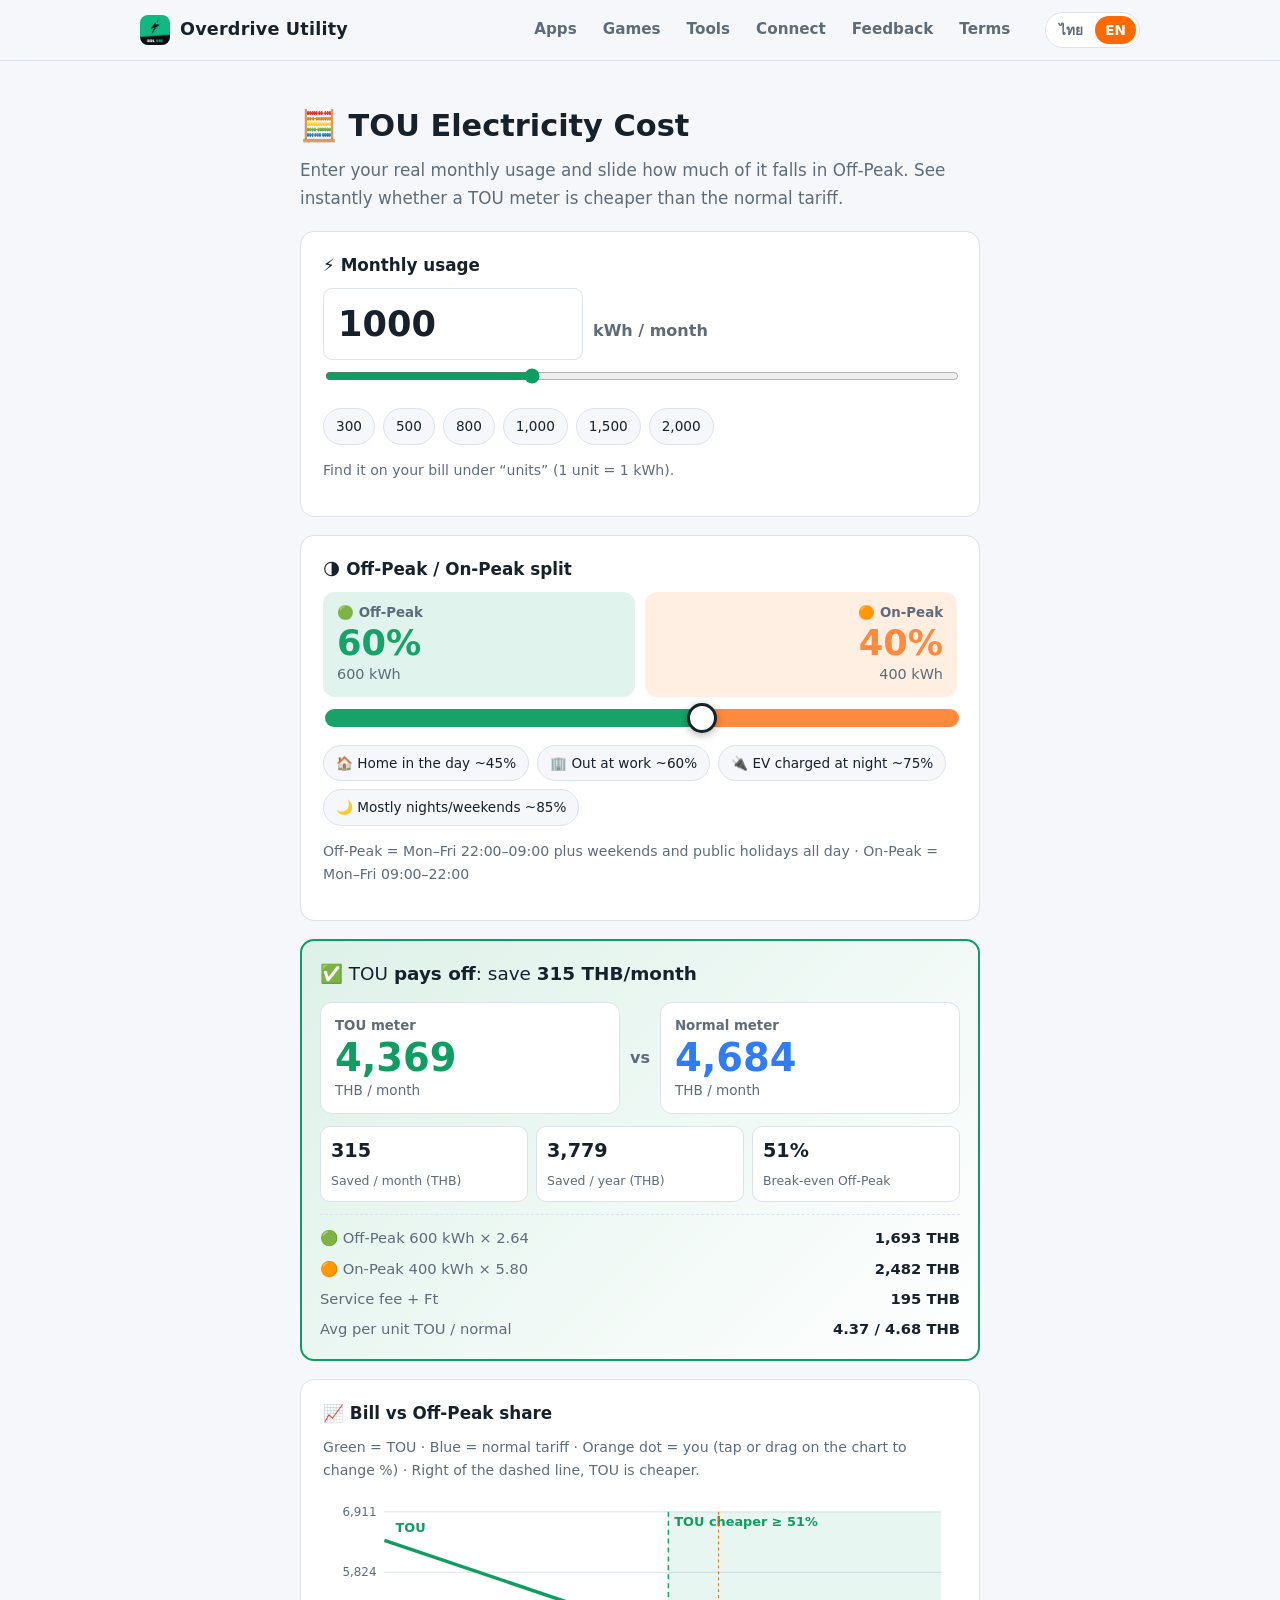
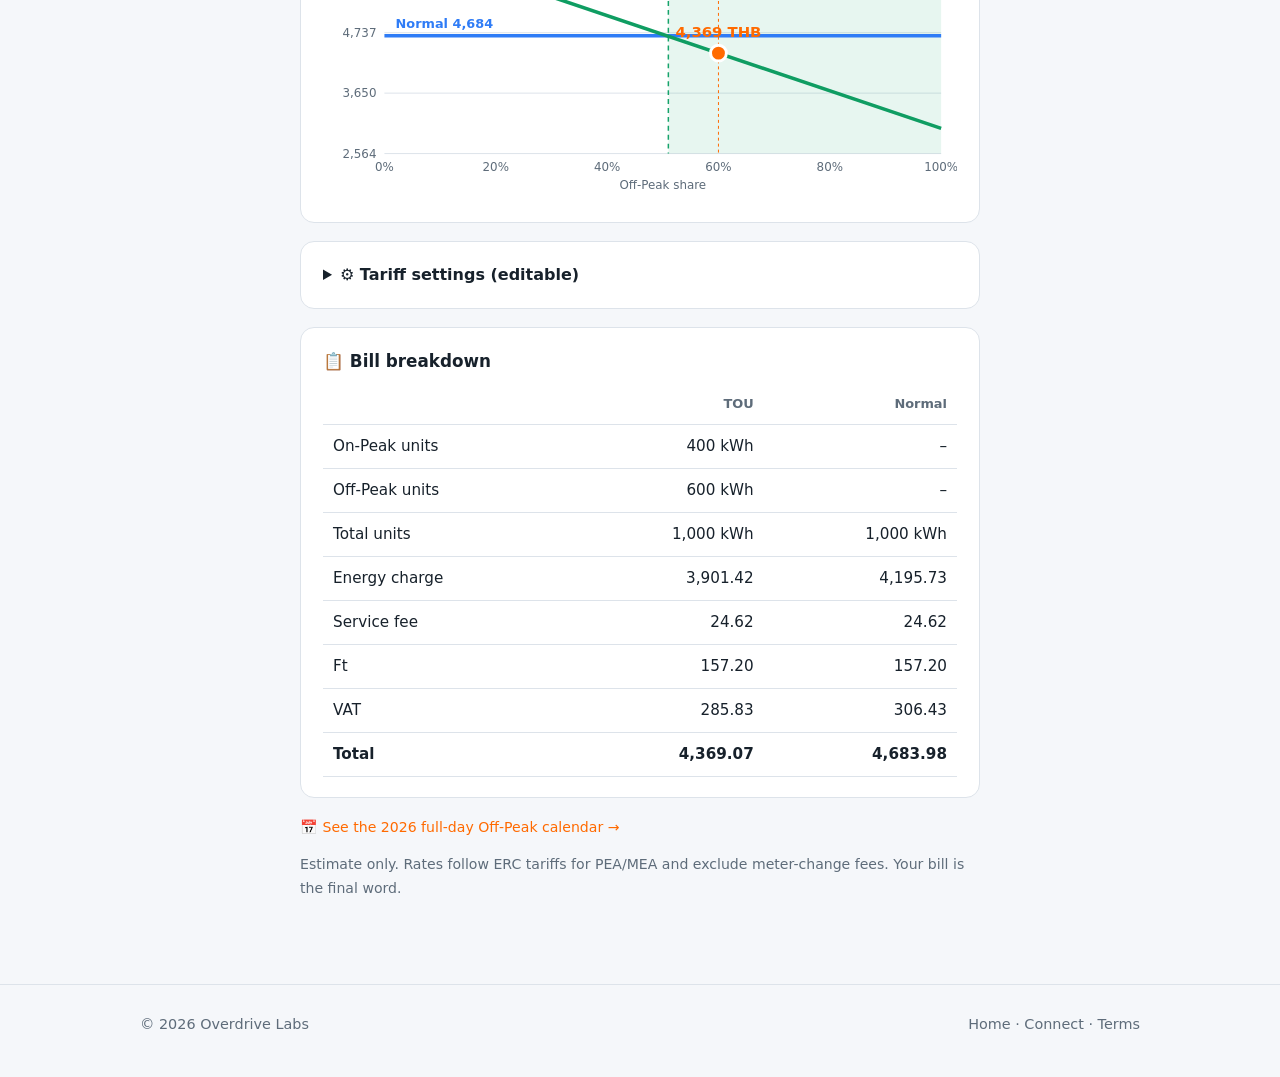
<file: tou-cost.html>
<!DOCTYPE html>
<html lang="th">
<head>
<meta charset="utf-8">
<meta name="viewport" content="width=device-width, initial-scale=1">
<title data-th="คำนวณค่าไฟ TOU – Overdrive Utility" data-en="TOU Electricity Cost Calculator – Overdrive Utility">คำนวณค่าไฟ TOU – Overdrive Utility</title>
<meta name="description" content="คำนวณค่าไฟ TOU จากหน่วยไฟที่ใช้จริงต่อเดือน เลือกสัดส่วน Off-Peak / On-Peak แล้วเทียบกับอัตราปกติ รวม Ft และ VAT พร้อมกราฟจุดคุ้มทุน">
<link rel="stylesheet" href="assets/style.css?v=8">
<link rel="icon" type="image/png" href="assets/logo.png">
<link rel="apple-touch-icon" href="assets/icon-192.png">
</head>
<body>

<header>
  <div class="wrap nav">
    <a class="brand" href="index.html"><img class="logo" src="assets/logo.png" alt="Overdrive Labs" width="30" height="30"> Overdrive Utility</a>
    <button class="menu-btn" id="menuBtn" aria-label="Menu">☰</button>
    <nav class="nav-links" id="navLinks">
      <a href="index.html#apps" data-th="แอป" data-en="Apps">แอป</a>
      <a href="index.html#games" data-th="เกม" data-en="Games">เกม</a>
      <a href="index.html#tools" data-th="เครื่องมือ" data-en="Tools">เครื่องมือ</a>
      <a href="connect.html" data-th="เชื่อมต่อ" data-en="Connect">เชื่อมต่อ</a>
      <a href="feedback.html" data-th="รายงาน / Feedback" data-en="Feedback">รายงาน / Feedback</a>
      <a href="terms.html" data-th="ข้อตกลงการใช้งาน" data-en="Terms">ข้อตกลงการใช้งาน</a>
      <button class="lang-toggle" id="langToggle">EN</button>
    </nav>
  </div>
</header>

<main class="page" style="max-width: 720px;">
  <h1>🧮 <span data-th="คำนวณค่าไฟ TOU" data-en="TOU Electricity Cost">คำนวณค่าไฟ TOU</span></h1>
  <p class="lead" data-th="ใส่หน่วยไฟที่บ้านใช้จริงต่อเดือน แล้วเลื่อนเลือกว่าใช้ช่วง Off-Peak กี่ % — รู้ทันทีว่ามิเตอร์ TOU ถูกหรือแพงกว่าอัตราปกติเท่าไร"
     data-en="Enter your real monthly usage and slide how much of it falls in Off-Peak. See instantly whether a TOU meter is cheaper than the normal tariff.">ใส่หน่วยไฟที่บ้านใช้จริงต่อเดือน</p>

  <div class="box">
    <h3 data-th="⚡ ไฟที่ใช้ต่อเดือน" data-en="⚡ Monthly usage">⚡ ไฟที่ใช้ต่อเดือน</h3>
    <div class="kwh-input"><input id="kwh" type="number" min="0" step="1" value="1000" inputmode="numeric"><span>kWh / <span data-th="เดือน" data-en="month">เดือน</span></span></div>
    <input id="kwhR" type="range" min="50" max="3000" step="10" value="1000" class="single">
    <div class="chips" id="kwhChips">
      <button type="button" data-k="300">300</button><button type="button" data-k="500">500</button><button type="button" data-k="800">800</button>
      <button type="button" data-k="1000">1,000</button><button type="button" data-k="1500">1,500</button><button type="button" data-k="2000">2,000</button>
    </div>
    <p class="note" data-th="ดูได้จากบิลค่าไฟ ช่อง &quot;จำนวนหน่วย&quot; (1 หน่วย = 1 kWh)" data-en="Find it on your bill under “units” (1 unit = 1 kWh).">ดูได้จากบิลค่าไฟ</p>
  </div>

  <div class="box">
    <h3 data-th="🌗 สัดส่วน Off-Peak / On-Peak" data-en="🌗 Off-Peak / On-Peak split">🌗 สัดส่วน Off-Peak / On-Peak</h3>
    <div class="split-head">
      <div class="sh off"><small>🟢 Off-Peak</small><b id="offPct">60%</b><span id="offKwh"></span></div>
      <div class="sh on"><small>🟠 On-Peak</small><b id="onPct">40%</b><span id="onKwh"></span></div>
    </div>
    <input id="off" type="range" min="0" max="100" step="1" value="60" class="split-range" aria-label="Off-Peak %">
    <div class="chips" id="offChips">
      <button type="button" data-o="45" data-th="🏠 อยู่บ้านกลางวัน ~45%" data-en="🏠 Home in the day ~45%">🏠 อยู่บ้านกลางวัน ~45%</button>
      <button type="button" data-o="60" data-th="🏢 ไปทำงานกลางวัน ~60%" data-en="🏢 Out at work ~60%">🏢 ไปทำงานกลางวัน ~60%</button>
      <button type="button" data-o="75" data-th="🔌 ชาร์จรถ EV ตอนกลางคืน ~75%" data-en="🔌 EV charged at night ~75%">🔌 ชาร์จ EV กลางคืน ~75%</button>
      <button type="button" data-o="85" data-th="🌙 ใช้ไฟกลางคืน/วันหยุดเป็นหลัก ~85%" data-en="🌙 Mostly nights/weekends ~85%">🌙 กลางคืน/วันหยุด ~85%</button>
    </div>
    <p class="note" data-th="Off-Peak = จันทร์–ศุกร์ 22:00–09:00 และ เสาร์–อาทิตย์–วันหยุดราชการ ทั้งวัน · On-Peak = จันทร์–ศุกร์ 09:00–22:00"
       data-en="Off-Peak = Mon–Fri 22:00–09:00 plus weekends and public holidays all day · On-Peak = Mon–Fri 09:00–22:00">Off-Peak</p>
  </div>

  <div class="price-card" id="resultCard">
    <div class="verdict" id="verdict"></div>
    <div class="vs">
      <div class="vs-col tou"><small data-th="มิเตอร์ TOU" data-en="TOU meter">มิเตอร์ TOU</small><b id="oTou">–</b><span data-th="บาท/เดือน" data-en="THB / month">บาท/เดือน</span></div>
      <div class="vs-mid">vs</div>
      <div class="vs-col norm"><small data-th="มิเตอร์ปกติ" data-en="Normal meter">มิเตอร์ปกติ</small><b id="oNorm">–</b><span data-th="บาท/เดือน" data-en="THB / month">บาท/เดือน</span></div>
    </div>
    <div class="price-grid" style="grid-template-columns:repeat(3,1fr)">
      <div><b id="oDiff">–</b><span id="diffLbl"></span></div>
      <div><b id="oYear">–</b><span id="yearLbl"></span></div>
      <div><b id="oBreak">–</b><span data-th="Off-Peak ขั้นต่ำที่คุ้ม" data-en="Break-even Off-Peak">Off-Peak ขั้นต่ำที่คุ้ม</span></div>
    </div>
    <div class="compare" id="perUnit"></div>
  </div>

  <div class="box">
    <h3 data-th="📈 กราฟเทียบค่าไฟตาม % Off-Peak" data-en="📈 Bill vs Off-Peak share">📈 กราฟเทียบค่าไฟตาม % Off-Peak</h3>
    <p class="note" style="margin-top:0" data-th="เส้นเขียว = TOU · เส้นฟ้า = อัตราปกติ · จุดส้ม = ตำแหน่งของคุณ (แตะหรือลากบนกราฟเพื่อเปลี่ยน %) · ถ้าอยู่ขวาของเส้นประ แปลว่า TOU คุ้มกว่า"
       data-en="Green = TOU · Blue = normal tariff · Orange dot = you (tap or drag on the chart to change %) · Right of the dashed line, TOU is cheaper.">กราฟ</p>
    <svg id="graph" viewBox="0 0 640 300" class="graph" role="img" aria-label="TOU vs normal bill chart"></svg>
  </div>

  <details class="box">
    <summary data-th="⚙️ อัตราค่าไฟ (แก้ไขได้)" data-en="⚙️ Tariff settings (editable)">⚙️ อัตราค่าไฟ (แก้ไขได้)</summary>
    <label for="tariff" data-th="ประเภทมิเตอร์ TOU" data-en="TOU tariff type">ประเภทมิเตอร์ TOU</label>
    <select id="tariff">
      <option value="low" data-th="บ้านอยู่อาศัย TOU แรงดันต่ำกว่า 22 kV (1.2.2)" data-en="Residential TOU below 22 kV (1.2.2)">บ้านอยู่อาศัย TOU &lt; 22 kV</option>
      <option value="mid" data-th="บ้านอยู่อาศัย TOU แรงดัน 22–33 kV (1.2.1)" data-en="Residential TOU 22–33 kV (1.2.1)">บ้านอยู่อาศัย TOU 22–33 kV</option>
    </select>
    <div class="row2">
      <div><label for="peak" data-th="On-Peak (บาท/kWh)" data-en="On-Peak (THB/kWh)">On-Peak</label><input id="peak" type="number" step="0.0001" inputmode="decimal"></div>
      <div><label for="offR" data-th="Off-Peak (บาท/kWh)" data-en="Off-Peak (THB/kWh)">Off-Peak</label><input id="offR" type="number" step="0.0001" inputmode="decimal"></div>
    </div>
    <div class="row2">
      <div><label for="svcTou" data-th="ค่าบริการ TOU (บาท/เดือน)" data-en="TOU service fee (THB/mo)">ค่าบริการ TOU</label><input id="svcTou" type="number" step="0.01" inputmode="decimal"></div>
      <div><label for="ft" data-th="ค่า Ft (บาท/kWh)" data-en="Ft (THB/kWh)">ค่า Ft (บาท/kWh)</label><input id="ft" type="number" step="0.0001" value="0.1572" inputmode="decimal"></div>
    </div>
    <label><input id="vat" type="checkbox" checked style="width:auto;margin-right:8px"><span data-th="รวม VAT 7%" data-en="Include 7% VAT">รวม VAT 7%</span></label>
    <p class="note" data-th="อัตราปกติที่ใช้เทียบ: บ้านอยู่อาศัยเกิน 150 หน่วย (1.1.2) — หน่วยที่ 1–150 = 3.2484, 151–400 = 4.2218, 401 ขึ้นไป = 4.4217 บาท + ค่าบริการ 24.62 บาท/เดือน · ค่า Ft ปรับทุก 4 เดือน โปรดตรวจจากบิลล่าสุด"
       data-en="Normal tariff used: residential over 150 units (1.1.2), units 1–150 = 3.2484, 151–400 = 4.2218, 401+ = 4.4217 THB, plus 24.62 THB/month. Ft changes every 4 months; check your latest bill.">อัตราปกติ</p>
  </details>

  <div class="box">
    <h3 data-th="📋 รายละเอียดบิล" data-en="📋 Bill breakdown">📋 รายละเอียดบิล</h3>
    <div class="table-wrap"><table id="tbl"></table></div>
  </div>

  <p class="note"><a href="tou.html" data-th="📅 ดูปฏิทินวัน Off-Peak เต็มวันปี 2569 →" data-en="📅 See the 2026 full-day Off-Peak calendar →">📅 ดูปฏิทินวัน Off-Peak →</a></p>
  <p class="note" data-th="เป็นการประมาณการเท่านั้น อัตราอ้างอิงประกาศ กกพ. สำหรับ กฟภ./กฟน. ไม่รวมค่าเปลี่ยนมิเตอร์ ตัวเลขจริงดูจากบิลค่าไฟของคุณ"
     data-en="Estimate only. Rates follow ERC tariffs for PEA/MEA and exclude meter-change fees. Your bill is the final word.">เป็นการประมาณการเท่านั้น</p>
</main>

<footer>
  <div class="wrap">
    <span>© 2026 Overdrive Labs</span>
    <span><a href="index.html" data-th="หน้าแรก" data-en="Home">หน้าแรก</a> · <a href="connect.html" data-th="เชื่อมต่อ" data-en="Connect">เชื่อมต่อ</a> · <a href="terms.html" data-th="ข้อตกลงการใช้งาน" data-en="Terms">ข้อตกลงการใช้งาน</a></span>
  </div>
</footer>

<script src="assets/site.js?v=9"></script>
<script>
var T={low:{peak:5.7982,off:2.6369,svc:24.62},mid:{peak:5.1135,off:2.6037,svc:312.24}};
var STEPS=[[150,3.2484],[250,4.2218],[Infinity,4.4217]],SVC_N=24.62;
function $(i){return document.getElementById(i)}
function n(i){var v=parseFloat($(i).value);return isNaN(v)?0:v}
function th(){return OV.lang()==="th"}
function fmt(x,d){return x.toLocaleString(th()?"th-TH":"en-US",{maximumFractionDigits:d||0,minimumFractionDigits:d||0})}
function B(){return th()?" บาท":" THB"}
function vat(){return $("vat").checked?1.07:1}
function touBill(k,o){var off=k*o,pk=k-off;return {off:off,pk:pk,eOff:off*n("offR"),ePk:pk*n("peak"),svc:n("svcTou"),ft:k*n("ft"),get total(){return (this.eOff+this.ePk+this.svc+this.ft)*vat()}}}
function normBill(k){var left=k,e=0;STEPS.forEach(function(s){var u=Math.min(left,s[0]);e+=u*s[1];left-=u});return {e:e,svc:SVC_N,ft:k*n("ft"),get total(){return (this.e+this.svc+this.ft)*vat()}}}
function breakEven(k){var nb=normBill(k).total;for(var o=0;o<=100;o++){if(touBill(k,o/100).total<=nb)return o}return null}
function setTariff(){var t=T[$("tariff").value];$("peak").value=t.peak;$("offR").value=t.off;$("svcTou").value=t.svc;calc()}

function calc(){
  var k=Math.max(0,n("kwh")),o=Math.min(100,Math.max(0,n("off")))/100,t=th();
  var tb=touBill(k,o),nb=normBill(k),tou=tb.total,norm=nb.total,diff=norm-tou,be=breakEven(k);
  $("offPct").textContent=Math.round(o*100)+"%";$("onPct").textContent=Math.round((1-o)*100)+"%";
  $("offKwh").textContent=fmt(tb.off)+" kWh";$("onKwh").textContent=fmt(tb.pk)+" kWh";
  $("off").style.setProperty("--p",(o*100)+"%");
  $("oTou").textContent=fmt(tou);$("oNorm").textContent=fmt(norm);
  $("oDiff").textContent=fmt(Math.abs(diff));$("oYear").textContent=fmt(Math.abs(diff)*12);
  $("diffLbl").textContent=diff>=0?(t?"ประหยัด/เดือน (บาท)":"Saved / month (THB)"):(t?"แพงขึ้น/เดือน (บาท)":"Extra / month (THB)");
  $("yearLbl").textContent=diff>=0?(t?"ประหยัด/ปี (บาท)":"Saved / year (THB)"):(t?"แพงขึ้น/ปี (บาท)":"Extra / year (THB)");
  $("oBreak").textContent=be===null?"–":be+"%";
  var card=$("resultCard"),good=diff>=0;card.classList.toggle("bad",!good);
  $("verdict").innerHTML=good?(t?"✅ เปลี่ยนเป็น TOU <b>คุ้ม</b> ประหยัด <b>"+fmt(diff)+" บาท/เดือน</b>":"✅ TOU <b>pays off</b>: save <b>"+fmt(diff)+" THB/month</b>")
    :(t?"⚠️ ยัง<b>ไม่คุ้ม</b> TOU แพงกว่า <b>"+fmt(-diff)+" บาท/เดือน</b>"+(be!==null?" · ต้องใช้ Off-Peak อย่างน้อย <b>"+be+"%</b>":""):"⚠️ <b>Not worth it</b> yet: TOU costs <b>"+fmt(-diff)+" THB/month</b> more"+(be!==null?" · needs at least <b>"+be+"%</b> Off-Peak":""));
  var v=vat();
  $("perUnit").innerHTML="<div><span>🟢 Off-Peak "+fmt(tb.off)+" kWh × "+fmt(n("offR"),2)+"</span><b>"+fmt(tb.eOff*v)+B()+"</b></div>"+
    "<div><span>🟠 On-Peak "+fmt(tb.pk)+" kWh × "+fmt(n("peak"),2)+"</span><b>"+fmt(tb.ePk*v)+B()+"</b></div>"+
    "<div><span>"+(t?"ค่าบริการ + Ft":"Service fee + Ft")+"</span><b>"+fmt((tb.svc+tb.ft)*v)+B()+"</b></div>"+
    "<div><span>"+(t?"เฉลี่ยต่อหน่วย TOU / ปกติ":"Avg per unit TOU / normal")+"</span><b>"+(k?fmt(tou/k,2)+" / "+fmt(norm/k,2):"–")+B()+"</b></div>";
  var r=function(a,b,c){return "<tr><td>"+a+"</td><td style='text-align:right'>"+b+"</td><td style='text-align:right'>"+c+"</td></tr>"};
  $("tbl").innerHTML="<tr><th></th><th style='text-align:right'>TOU</th><th style='text-align:right'>"+(t?"อัตราปกติ":"Normal")+"</th></tr>"+
    r(t?"หน่วย On-Peak":"On-Peak units",fmt(tb.pk)+" kWh","–")+r(t?"หน่วย Off-Peak":"Off-Peak units",fmt(tb.off)+" kWh","–")+
    r(t?"รวมหน่วย":"Total units",fmt(k)+" kWh",fmt(k)+" kWh")+
    r(t?"ค่าพลังงาน":"Energy charge",fmt(tb.eOff+tb.ePk,2),fmt(nb.e,2))+r(t?"ค่าบริการ":"Service fee",fmt(tb.svc,2),fmt(nb.svc,2))+
    r("Ft",fmt(tb.ft,2),fmt(nb.ft,2))+r("VAT",fmt((tb.eOff+tb.ePk+tb.svc+tb.ft)*(v-1),2),fmt((nb.e+nb.svc+nb.ft)*(v-1),2))+
    "<tr><td><b>"+(t?"รวม":"Total")+"</b></td><td style='text-align:right'><b>"+fmt(tou,2)+"</b></td><td style='text-align:right'><b>"+fmt(norm,2)+"</b></td></tr>";
  drawGraph(k,o,be);
}

function drawGraph(k,o,be){
  var W=640,H=300,L=62,R=16,Tp=16,Bt=40,pw=W-L-R,ph=H-Tp-Bt,t=th();
  var nb=normBill(k).total,t0=touBill(k,0).total,t1=touBill(k,1).total;
  var ymax=Math.max(nb,t0,t1)*1.08||1,ymin=Math.min(nb,t1)*0.85;
  var X=function(p){return L+p/100*pw},Y=function(v){return Tp+(1-(v-ymin)/(ymax-ymin))*ph};
  var s="";
  for(var i=0;i<=4;i++){var v=ymin+(ymax-ymin)*i/4,y=Y(v);s+="<line x1='"+L+"' x2='"+(W-R)+"' y1='"+y+"' y2='"+y+"' class='g-grid'/><text x='"+(L-8)+"' y='"+(y+4)+"' class='g-ax' text-anchor='end'>"+fmt(v)+"</text>"}
  for(i=0;i<=100;i+=20)s+="<text x='"+X(i)+"' y='"+(H-Bt+18)+"' class='g-ax' text-anchor='middle'>"+i+"%</text>";
  s+="<text x='"+(L+pw/2)+"' y='"+(H-4)+"' class='g-ax' text-anchor='middle'>"+(t?"สัดส่วน Off-Peak":"Off-Peak share")+"</text>";
  if(be!==null){s+="<rect x='"+X(be)+"' y='"+Tp+"' width='"+(X(100)-X(be))+"' height='"+ph+"' class='g-win'/>"+
    "<line x1='"+X(be)+"' x2='"+X(be)+"' y1='"+Tp+"' y2='"+(Tp+ph)+"' class='g-be'/>"+
    "<text x='"+(X(be)+6)+"' y='"+(Tp+14)+"' class='g-lbl g-good'>"+(t?"TOU คุ้มกว่า ≥ ":"TOU cheaper ≥ ")+be+"%</text>"}
  s+="<line x1='"+X(0)+"' x2='"+X(100)+"' y1='"+Y(nb)+"' y2='"+Y(nb)+"' class='g-norm'/>";
  s+="<line x1='"+X(0)+"' x2='"+X(100)+"' y1='"+Y(t0)+"' y2='"+Y(t1)+"' class='g-tou'/>";
  s+="<text x='"+(X(2))+"' y='"+(Y(nb)-8)+"' class='g-lbl g-blue'>"+(t?"อัตราปกติ ":"Normal ")+fmt(nb)+"</text>";
  s+="<text x='"+(X(2))+"' y='"+(Y(t0)+ (Y(t0)<Y(nb)+20&&Y(t0)>Y(nb)-20?22:-8))+"' class='g-lbl g-green'>TOU</text>";
  var cy=Y(touBill(k,o).total);
  s+="<line x1='"+X(o*100)+"' x2='"+X(o*100)+"' y1='"+Tp+"' y2='"+(Tp+ph)+"' class='g-me'/><circle cx='"+X(o*100)+"' cy='"+cy+"' r='8' class='g-dot'/>";
  var tx=Math.min(Math.max(X(o*100),L+60),W-R-60);
  s+="<text x='"+tx+"' y='"+(cy-16)+"' class='g-lbl g-orange' text-anchor='middle'>"+fmt(touBill(k,o).total)+B()+"</text>";
  s+="<rect x='"+L+"' y='"+Tp+"' width='"+pw+"' height='"+ph+"' fill='transparent' id='gHit'/>";
  $("graph").innerHTML=s;
}

function syncK(v){$("kwh").value=v;$("kwhR").value=Math.min(3000,Math.max(50,v));calc()}
$("kwh").addEventListener("input",function(){$("kwhR").value=Math.min(3000,Math.max(50,n("kwh")));calc()});
$("kwhR").addEventListener("input",function(){$("kwh").value=this.value;calc()});
document.querySelectorAll("#kwhChips button").forEach(function(b){b.addEventListener("click",function(){syncK(+b.dataset.k)})});
$("off").addEventListener("input",calc);
document.querySelectorAll("#offChips button").forEach(function(b){b.addEventListener("click",function(){$("off").value=b.dataset.o;calc()})});
["peak","offR","svcTou","ft"].forEach(function(id){$(id).addEventListener("input",calc)});
$("vat").addEventListener("change",calc);$("tariff").addEventListener("change",setTariff);
var g=$("graph"),dragging=false;
function gSet(e){var r=g.getBoundingClientRect(),x=(e.clientX-r.left)/r.width*640,p=Math.round((x-62)/(640-62-16)*100);$("off").value=Math.min(100,Math.max(0,p));calc()}
g.addEventListener("pointerdown",function(e){dragging=true;g.setPointerCapture(e.pointerId);gSet(e)});
g.addEventListener("pointermove",function(e){if(dragging)gSet(e)});
g.addEventListener("pointerup",function(){dragging=false});g.addEventListener("pointercancel",function(){dragging=false});
$("langToggle").addEventListener("click",function(){setTimeout(calc,0)});
setTariff();
</script>
</body>
</html>
</file>
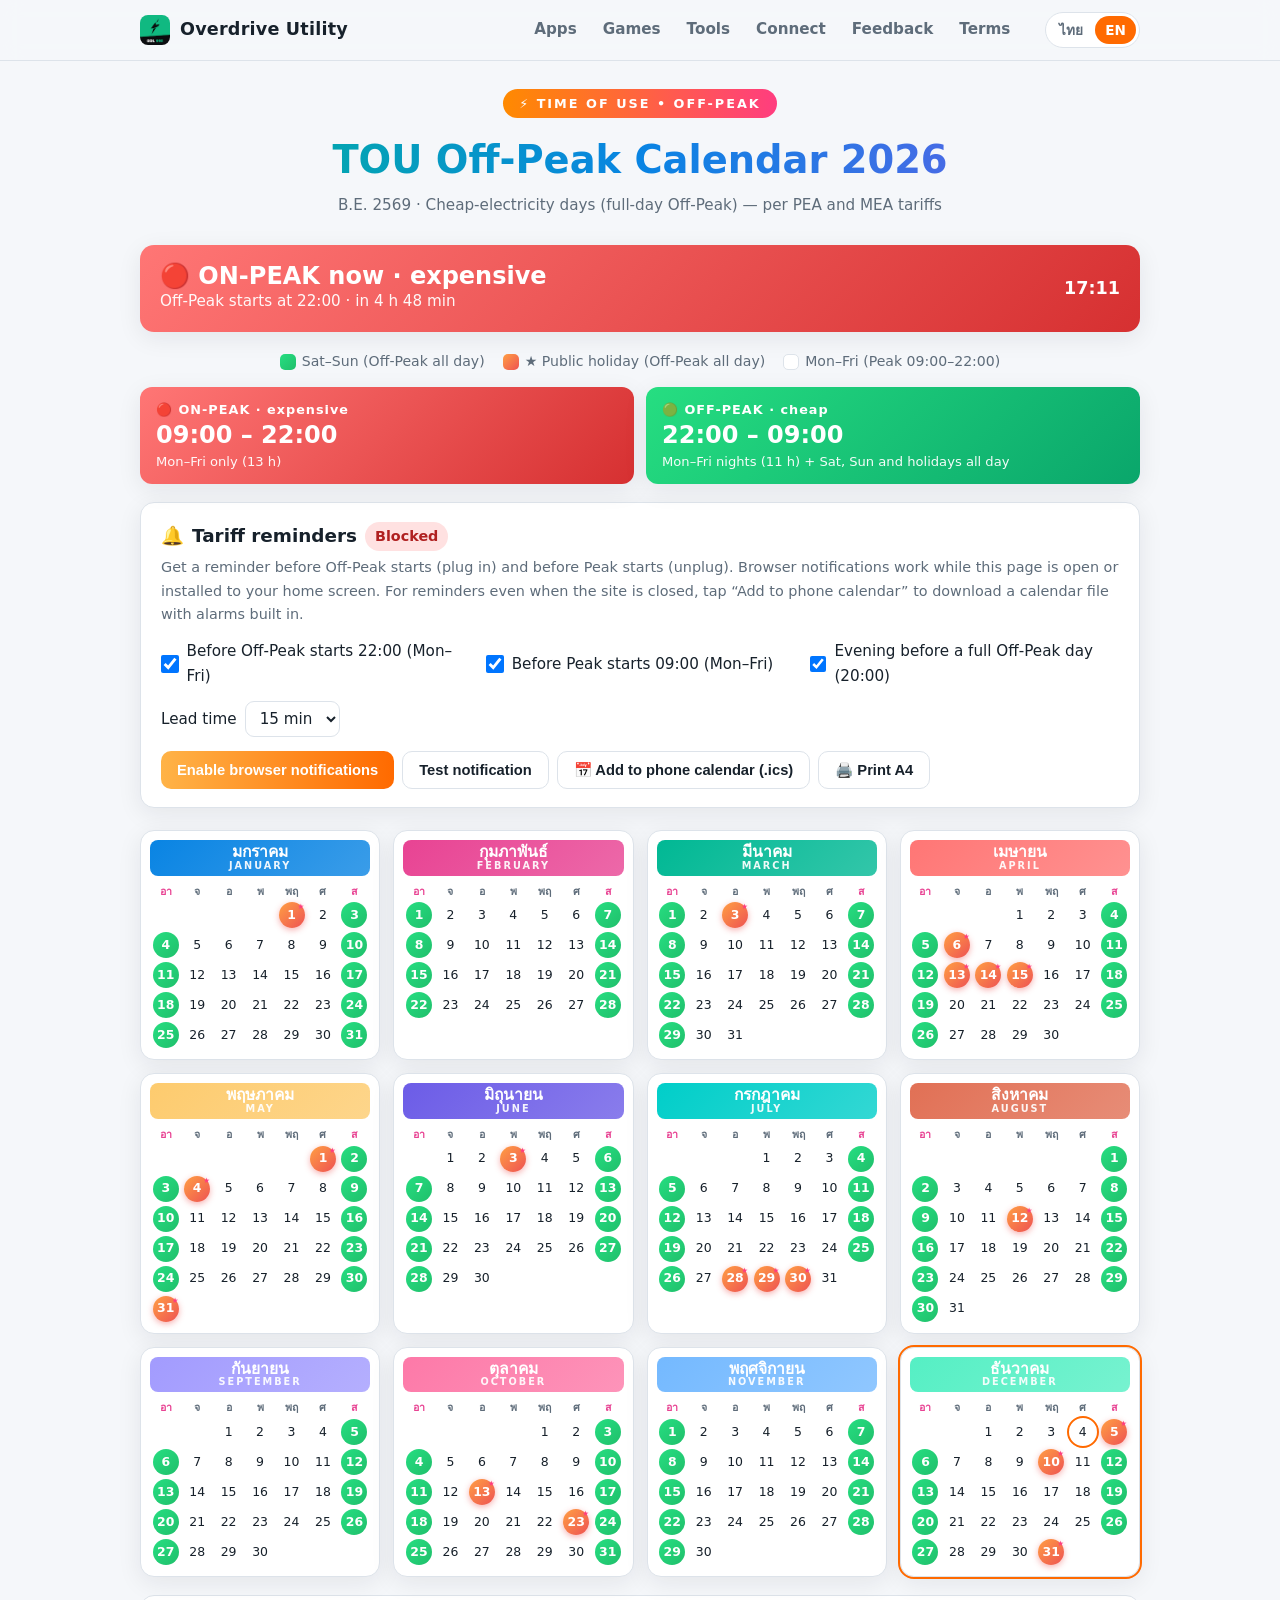
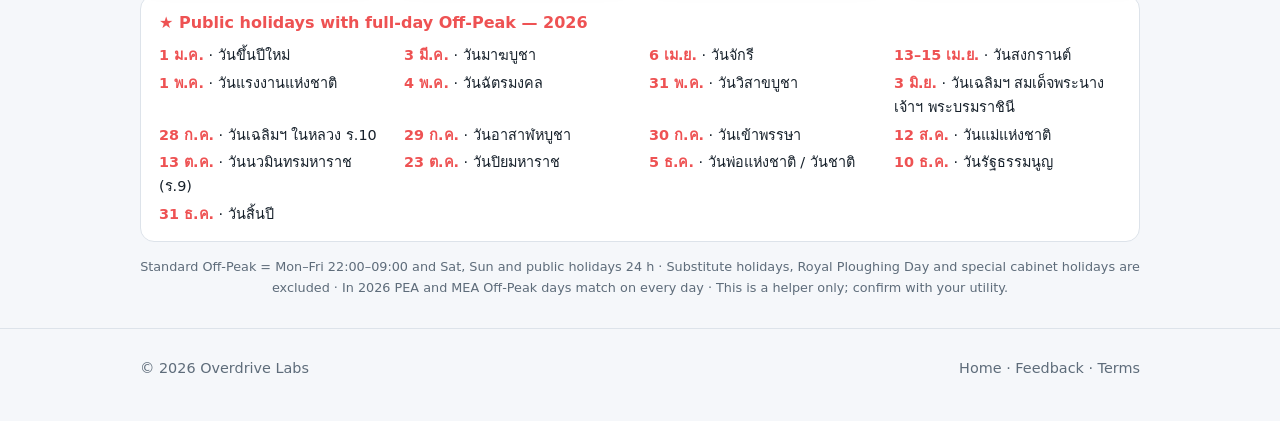
<file: tou.html>
<!DOCTYPE html>
<html lang="th">
<head>
<meta charset="utf-8">
<meta name="viewport" content="width=device-width, initial-scale=1">
<title data-th="ปฏิทิน Off-Peak TOU 2569 – Overdrive Utility" data-en="TOU Off-Peak Calendar 2026 – Overdrive Utility">ปฏิทิน Off-Peak TOU 2569</title>
<meta name="description" content="ปฏิทินค่าไฟ TOU (Time of Use) ปี 2569 — วัน Off-Peak เต็มวัน วันหยุดราชการ พร้อมแจ้งเตือนก่อนเข้าช่วง Peak / Off-Peak">
<meta name="theme-color" content="#0aa66b">
<link rel="stylesheet" href="assets/style.css?v=7">
<link rel="manifest" href="manifest.webmanifest">
<link rel="icon" type="image/png" href="assets/logo.png">
<link rel="apple-touch-icon" href="assets/icon-192.png">
<style>
  /* ---- Page-specific: status, controls, calendar ---- */
  .tou-head { text-align: center; padding: 28px 0 8px; }
  .tou-head .badge { display: inline-block; background: linear-gradient(90deg,#ff8a00,#ff3d7f); color: #fff; font-weight: 700; font-size: .8em; letter-spacing: 2px; padding: 4px 16px; border-radius: 30px; }
  .tou-head h1 { font-size: clamp(1.6em, 5vw, 2.4em); font-weight: 800; margin: 10px 0 2px; background: linear-gradient(90deg,#00b894,#0984e3,#6c5ce7); -webkit-background-clip: text; background-clip: text; color: transparent; }
  .tou-head .sub { color: var(--muted); font-size: .95em; }

  /* live status */
  .status { border-radius: var(--radius); padding: 18px 20px; color: #fff; display: flex; flex-wrap: wrap; gap: 6px 20px; align-items: center; justify-content: space-between; margin: 18px 0; box-shadow: var(--shadow); }
  .status.off { background: linear-gradient(135deg,#26de81,#0aa66b); }
  .status.on { background: linear-gradient(135deg,#ff7675,#d63031); }
  .status .big { font-size: 1.5em; font-weight: 800; line-height: 1.1; }
  .status .small { opacity: .95; font-size: .95em; }
  .status .clock { font-variant-numeric: tabular-nums; font-weight: 700; font-size: 1.1em; }

  .legend { display: flex; justify-content: center; gap: 14px 18px; flex-wrap: wrap; margin: 8px 0 14px; font-size: .88em; color: var(--muted); }
  .legend .it { display: flex; align-items: center; gap: 6px; }
  .sw { width: 16px; height: 16px; border-radius: 5px; display: inline-block; }
  .sw.off { background: linear-gradient(135deg,#26de81,#20bf6b); }
  .sw.hol { background: linear-gradient(135deg,#ff9f43,#ee5253); }
  .sw.peak { background: var(--bg2); border: 1.5px solid var(--line); }

  .bands { display: grid; grid-template-columns: repeat(auto-fit, minmax(240px, 1fr)); gap: 12px; margin-bottom: 16px; }
  .band { border-radius: 12px; padding: 12px 16px; color: #fff; box-shadow: var(--shadow); }
  .band.on { background: linear-gradient(135deg,#ff7675,#d63031); }
  .band.offb { background: linear-gradient(135deg,#26de81,#0aa66b); }
  .band .lab { font-size: .8em; font-weight: 700; letter-spacing: 1px; }
  .band .hrs { font-size: 1.5em; font-weight: 800; line-height: 1.1; margin: 2px 0; }
  .band .desc { font-size: .82em; opacity: .95; }

  /* notification panel */
  .notify { background: var(--bg2); border: 1px solid var(--line); border-radius: var(--radius); padding: 18px 20px; margin: 18px 0 22px; box-shadow: var(--shadow); }
  .notify h2 { margin: 0 0 4px; font-size: 1.15em; display: flex; align-items: center; gap: 8px; }
  .notify .desc { color: var(--muted); font-size: .9em; margin: 0 0 12px; }
  .opts { display: grid; grid-template-columns: repeat(auto-fit, minmax(220px, 1fr)); gap: 8px 16px; }
  .opts label { display: flex; align-items: center; gap: 8px; margin: 0; font-weight: 500; font-size: .95em; cursor: pointer; }
  .opts input[type=checkbox] { width: 18px; height: 18px; margin: 0; }
  .lead { display: flex; align-items: center; gap: 8px; margin-top: 12px; flex-wrap: wrap; font-size: .95em; }
  .lead select { width: auto; padding: 7px 10px; }
  .actions { display: flex; gap: 8px; flex-wrap: wrap; margin-top: 14px; }
  .actions .btn { font-size: .92em; padding: 9px 16px; }
  .pill { display: inline-block; font-size: .78em; font-weight: 700; padding: 3px 10px; border-radius: 999px; background: var(--line); color: var(--muted); }
  .pill.ok { background: #d9f7e8; color: #0a7f4f; }
  .pill.bad { background: #ffe1e1; color: #b02020; }
  @media (prefers-color-scheme: dark) { .pill.ok { background: #123f2c; color: #4be0a0; } .pill.bad { background: #4a1c1c; color: #ff8a8a; } }
  .toast { position: fixed; left: 50%; bottom: 20px; transform: translateX(-50%); background: #17212b; color: #fff; padding: 12px 18px; border-radius: 10px; box-shadow: 0 8px 30px rgba(0,0,0,.35); font-size: .95em; z-index: 50; max-width: 92vw; display: none; }
  .toast.show { display: block; }

  /* months */
  .months { display: grid; grid-template-columns: repeat(auto-fill, minmax(230px, 1fr)); gap: 13px; }
  .m { background: var(--bg2); border: 1px solid var(--line); border-radius: 14px; padding: 9px 9px 7px; box-shadow: var(--shadow); }
  .m.cur { outline: 2px solid var(--accent); }
  .m h3 { text-align: center; font-size: .98em; font-weight: 700; margin: 0 0 5px; color: #fff; padding: 4px 0 5px; border-radius: 8px; line-height: 1.05; }
  .m h3 small { display: block; font-size: .62em; font-weight: 600; letter-spacing: 2px; opacity: .92; }
  .m table { width: 100%; border-collapse: collapse; }
  .m th { font-size: .7em; font-weight: 600; color: var(--muted); padding: 2px 0; text-align: center; border: none; }
  .m th.sun, .m th.sat { color: #e84393; }
  .m td { height: 30px; text-align: center; font-size: .82em; font-weight: 500; padding: 0; border: none; position: relative; }
  .m td .d { display: inline-flex; align-items: center; justify-content: center; width: 26px; height: 26px; border-radius: 50%; }
  .m td.off .d { background: linear-gradient(135deg,#26de81,#20bf6b); color: #fff; font-weight: 600; }
  .m td.hol .d { background: linear-gradient(135deg,#ff9f43,#ee5253); color: #fff; font-weight: 700; box-shadow: 0 2px 6px rgba(238,82,83,.45); }
  .m td.hol::after { content: '★'; position: absolute; top: -1px; right: 3px; font-size: .6em; color: #ff3d7f; }
  .m td.today .d { outline: 2px solid var(--accent); outline-offset: 1px; }
  .m td[title] { cursor: help; }

  .holwrap { margin-top: 18px; background: var(--bg2); border: 1px solid var(--line); border-radius: 14px; padding: 14px 18px; }
  .holwrap h4 { font-size: 1em; font-weight: 700; color: #ee5253; margin: 0 0 8px; }
  .hollist { display: grid; grid-template-columns: repeat(auto-fill, minmax(220px, 1fr)); gap: 4px 18px; font-size: .9em; }
  .hollist span b { color: #ee5253; font-weight: 700; }
  .note { text-align: center; font-size: .8em; color: var(--muted); margin: 14px 0 30px; }

  @media print {
    @page { size: A4 portrait; margin: 8mm; }
    header, footer, .status, .notify, .toast { display: none !important; }
    body { background: #fff; color: #000; }
    .months { grid-template-columns: repeat(3, 1fr); gap: 8px; }
    .m { box-shadow: none; page-break-inside: avoid; }
    .m td { height: 22px; }
  }
</style>
</head>
<body>

<header>
  <div class="wrap nav">
    <a class="brand" href="index.html"><img class="logo" src="assets/logo.png" alt="Overdrive Labs" width="30" height="30"> Overdrive Utility</a>
    <button class="menu-btn" id="menuBtn" aria-label="Menu">☰</button>
    <nav class="nav-links" id="navLinks">
      <a href="index.html#apps" data-th="แอป" data-en="Apps">แอป</a>
      <a href="index.html#games" data-th="เกม" data-en="Games">เกม</a>
      <a href="index.html#tools" data-th="เครื่องมือ" data-en="Tools">เครื่องมือ</a>
      <a href="connect.html" data-th="เชื่อมต่อ" data-en="Connect">เชื่อมต่อ</a>
      <a href="feedback.html" data-th="รายงาน / Feedback" data-en="Feedback">รายงาน / Feedback</a>
      <a href="terms.html" data-th="ข้อตกลงการใช้งาน" data-en="Terms">ข้อตกลงการใช้งาน</a>
      <button class="lang-toggle" id="langToggle">EN</button>
    </nav>
  </div>
</header>

<main class="wrap">
  <div class="tou-head">
    <span class="badge">⚡ TIME OF USE • OFF-PEAK</span>
    <h1 data-th="ปฏิทิน Off-Peak TOU 2569" data-en="TOU Off-Peak Calendar 2026">ปฏิทิน Off-Peak TOU 2569</h1>
    <div class="sub" data-th="ค.ศ. 2026 · ช่วงค่าไฟถูก (Off-Peak เต็มวัน) — อ้างอิงการไฟฟ้าส่วนภูมิภาค (PEA) และการไฟฟ้านครหลวง (MEA)"
         data-en="B.E. 2569 · Cheap-electricity days (full-day Off-Peak) — per PEA and MEA tariffs">ค.ศ. 2026 · ช่วงค่าไฟถูก</div>
  </div>

  <div class="status" id="status" aria-live="polite">
    <div>
      <div class="big" id="stBig">—</div>
      <div class="small" id="stNext">—</div>
    </div>
    <div class="clock" id="stClock">--:--</div>
  </div>

  <div class="legend">
    <div class="it"><span class="sw off"></span> <span data-th="เสาร์–อาทิตย์ (Off-Peak ทั้งวัน)" data-en="Sat–Sun (Off-Peak all day)">เสาร์–อาทิตย์ (Off-Peak ทั้งวัน)</span></div>
    <div class="it"><span class="sw hol"></span> <span data-th="★ วันหยุดราชการ (Off-Peak ทั้งวัน)" data-en="★ Public holiday (Off-Peak all day)">★ วันหยุดราชการ (Off-Peak ทั้งวัน)</span></div>
    <div class="it"><span class="sw peak"></span> <span data-th="จ–ศ ปกติ (Peak 09:00–22:00)" data-en="Mon–Fri (Peak 09:00–22:00)">จ–ศ ปกติ (Peak 09:00–22:00)</span></div>
  </div>

  <div class="bands">
    <div class="band on">
      <div class="lab" data-th="🔴 ON-PEAK · ค่าไฟแพง" data-en="🔴 ON-PEAK · expensive">🔴 ON-PEAK · ค่าไฟแพง</div>
      <div class="hrs">09:00 – 22:00</div>
      <div class="desc" data-th="เฉพาะ จันทร์–ศุกร์ (13 ชม.)" data-en="Mon–Fri only (13 h)">เฉพาะ จันทร์–ศุกร์ (13 ชม.)</div>
    </div>
    <div class="band offb">
      <div class="lab" data-th="🟢 OFF-PEAK · ค่าไฟถูก" data-en="🟢 OFF-PEAK · cheap">🟢 OFF-PEAK · ค่าไฟถูก</div>
      <div class="hrs">22:00 – 09:00</div>
      <div class="desc" data-th="จ–ศ ช่วงกลางคืน (11 ชม.) + ส–อา–วันหยุด ทั้งวัน 24 ชม." data-en="Mon–Fri nights (11 h) + Sat, Sun and holidays all day">จ–ศ ช่วงกลางคืน (11 ชม.) + ส–อา–วันหยุด ทั้งวัน 24 ชม.</div>
    </div>
  </div>

  <section class="notify" id="notify">
    <h2>🔔 <span data-th="แจ้งเตือนช่วงค่าไฟ" data-en="Tariff reminders">แจ้งเตือนช่วงค่าไฟ</span> <span class="pill" id="permPill">—</span></h2>
    <p class="desc" data-th="เตือนก่อนเข้าช่วง Off-Peak (เสียบชาร์จได้) และก่อนเข้าช่วง Peak (ถอดสายชาร์จ) การแจ้งเตือนในเบราว์เซอร์ทำงานเมื่อเปิดหน้านี้ค้างไว้ หรือติดตั้งเป็นแอปบนหน้าจอหลัก ถ้าอยากให้เตือนแม้ปิดเว็บ ให้กด “ใส่ในปฏิทินมือถือ” เพื่อดาวน์โหลดไฟล์ปฏิทินที่มีการเตือนติดมาด้วย"
       data-en="Get a reminder before Off-Peak starts (plug in) and before Peak starts (unplug). Browser notifications work while this page is open or installed to your home screen. For reminders even when the site is closed, tap “Add to phone calendar” to download a calendar file with alarms built in.">เตือนก่อนเข้าช่วง Off-Peak และก่อนเข้าช่วง Peak</p>

    <div class="opts">
      <label><input type="checkbox" id="optOff" checked> <span data-th="ก่อน Off-Peak เริ่ม 22:00 (จ–ศ)" data-en="Before Off-Peak starts 22:00 (Mon–Fri)">ก่อน Off-Peak เริ่ม 22:00 (จ–ศ)</span></label>
      <label><input type="checkbox" id="optPeak" checked> <span data-th="ก่อน Peak เริ่ม 09:00 (จ–ศ)" data-en="Before Peak starts 09:00 (Mon–Fri)">ก่อน Peak เริ่ม 09:00 (จ–ศ)</span></label>
      <label><input type="checkbox" id="optEve" checked> <span data-th="คืนก่อนวัน Off-Peak เต็มวัน (20:00)" data-en="Evening before a full Off-Peak day (20:00)">คืนก่อนวัน Off-Peak เต็มวัน (20:00)</span></label>
    </div>
    <div class="lead">
      <span data-th="เตือนล่วงหน้า" data-en="Lead time">เตือนล่วงหน้า</span>
      <select id="lead">
        <option value="5" data-th="5 นาที" data-en="5 min">5 นาที</option>
        <option value="15" selected data-th="15 นาที" data-en="15 min">15 นาที</option>
        <option value="30" data-th="30 นาที" data-en="30 min">30 นาที</option>
        <option value="60" data-th="1 ชั่วโมง" data-en="1 hour">1 ชั่วโมง</option>
      </select>
    </div>
    <div class="actions">
      <button class="btn primary" id="btnEnable" data-th="เปิดแจ้งเตือนในเบราว์เซอร์" data-en="Enable browser notifications">เปิดแจ้งเตือนในเบราว์เซอร์</button>
      <button class="btn" id="btnTest" data-th="ทดสอบแจ้งเตือน" data-en="Test notification">ทดสอบแจ้งเตือน</button>
      <button class="btn" id="btnIcs" data-th="📅 ใส่ในปฏิทินมือถือ (.ics)" data-en="📅 Add to phone calendar (.ics)">📅 ใส่ในปฏิทินมือถือ (.ics)</button>
      <button class="btn" id="btnPrint" data-th="🖨️ พิมพ์ A4" data-en="🖨️ Print A4">🖨️ พิมพ์ A4</button>
    </div>
  </section>

  <div class="months" id="grid"></div>

  <div class="holwrap">
    <h4 data-th="★ วันหยุดราชการที่เป็น Off-Peak เต็มวัน — ปี 2569" data-en="★ Public holidays with full-day Off-Peak — 2026">★ วันหยุดราชการที่เป็น Off-Peak เต็มวัน — ปี 2569</h4>
    <div class="hollist" id="hollist"></div>
  </div>

  <p class="note" data-th="Off-Peak มาตรฐาน = จ–ศ เวลา 22:00–09:00 และ เสาร์–อาทิตย์–วันหยุดราชการ ตลอด 24 ชม. · ไม่รวมวันหยุดชดเชย / วันพืชมงคล / วันหยุดพิเศษตามมติ ครม. · ปี 2569 วัน Off-Peak ของ PEA และ MEA ตรงกันทุกวัน (31 พ.ค. / 5 ธ.ค. ตรงวันหยุดสุดสัปดาห์อยู่แล้ว) · ข้อมูลนี้เป็นเพียงตัวช่วย โปรดตรวจสอบกับการไฟฟ้าของคุณอีกครั้ง"
     data-en="Standard Off-Peak = Mon–Fri 22:00–09:00 and Sat, Sun and public holidays 24 h · Substitute holidays, Royal Ploughing Day and special cabinet holidays are excluded · In 2026 PEA and MEA Off-Peak days match on every day · This is a helper only; confirm with your utility.">Off-Peak มาตรฐาน = จ–ศ เวลา 22:00–09:00 และ เสาร์–อาทิตย์–วันหยุดราชการ ตลอด 24 ชม.</p>
</main>

<div class="toast" id="toast"></div>

<footer>
  <div class="wrap">
    <span>© 2026 Overdrive Labs</span>
    <span><a href="index.html" data-th="หน้าแรก" data-en="Home">หน้าแรก</a> · <a href="feedback.html?app=TOU%20Calendar">Feedback</a> · <a href="terms.html" data-th="ข้อตกลงการใช้งาน" data-en="Terms">ข้อตกลงการใช้งาน</a></span>
  </div>
</footer>

<script src="assets/site.js?v=9"></script>
<script>
/* ============ Data ============ */
var YEAR = 2026; // ค.ศ. (พ.ศ. 2569)
var monthsTH = ['มกราคม','กุมภาพันธ์','มีนาคม','เมษายน','พฤษภาคม','มิถุนายน','กรกฎาคม','สิงหาคม','กันยายน','ตุลาคม','พฤศจิกายน','ธันวาคม'];
var monthsShortTH = ['ม.ค.','ก.พ.','มี.ค.','เม.ย.','พ.ค.','มิ.ย.','ก.ค.','ส.ค.','ก.ย.','ต.ค.','พ.ย.','ธ.ค.'];
var monthsEN = ['JANUARY','FEBRUARY','MARCH','APRIL','MAY','JUNE','JULY','AUGUST','SEPTEMBER','OCTOBER','NOVEMBER','DECEMBER'];
var monthHue = ['#0984e3','#e84393','#00b894','#ff7675','#fdcb6e','#6c5ce7','#00cec9','#e17055','#a29bfe','#fd79a8','#74b9ff','#55efc4'];
var dowTH = ['อา','จ','อ','พ','พฤ','ศ','ส'];

// "M-D" -> holiday name (public holidays that are full-day Off-Peak)
var holidays = {
  '1-1':'วันขึ้นปีใหม่',
  '3-3':'วันมาฆบูชา',
  '4-6':'วันจักรี',
  '4-13':'วันสงกรานต์', '4-14':'วันสงกรานต์', '4-15':'วันสงกรานต์',
  '5-1':'วันแรงงานแห่งชาติ',
  '5-4':'วันฉัตรมงคล',
  '5-31':'วันวิสาขบูชา',
  '6-3':'วันเฉลิมฯ สมเด็จพระนางเจ้าฯ พระบรมราชินี',
  '7-28':'วันเฉลิมฯ ในหลวง ร.10',
  '7-29':'วันอาสาฬหบูชา',
  '7-30':'วันเข้าพรรษา',
  '8-12':'วันแม่แห่งชาติ',
  '10-13':'วันนวมินทรมหาราช (ร.9)',
  '10-23':'วันปิยมหาราช',
  '12-5':'วันพ่อแห่งชาติ / วันชาติ',
  '12-10':'วันรัฐธรรมนูญ',
  '12-31':'วันสิ้นปี'
};

/* ============ Tariff logic ============ */
function key(d){ return (d.getMonth()+1)+'-'+d.getDate(); }
function isHoliday(d){ return d.getFullYear()===YEAR && !!holidays[key(d)]; }
function isFullOffDay(d){ var w=d.getDay(); return w===0 || w===6 || isHoliday(d); }
function isOffPeak(d){ if(isFullOffDay(d)) return true; var h=d.getHours(); return h<9 || h>=22; }
function at(d,h){ return new Date(d.getFullYear(), d.getMonth(), d.getDate(), h, 0, 0, 0); }
function addDays(d,n){ var x=new Date(d); x.setDate(x.getDate()+n); return x; }

// Next moment the tariff flips, and what it flips to
function nextChange(now){
  // Walk forward day by day; on a working day the tariff can flip at 09:00 (to peak)
  // and 22:00 (to off). The first flip after `now` that differs from the current
  // state is the answer. Full Off-Peak days have no flips at all.
  var offNow = isOffPeak(now), start = new Date(now.getFullYear(),now.getMonth(),now.getDate());
  for (var i=0;i<400;i++){
    var day = addDays(start, i);
    if(isFullOffDay(day)) continue;
    var flips = [{t:at(day,9), to:'peak'}, {t:at(day,22), to:'off'}];
    for (var c=0;c<flips.length;c++){
      if(flips[c].t > now && (flips[c].to==='peak') === offNow) return flips[c];
    }
  }
  return null;
}

function fmtDur(ms){
  var m = Math.max(0, Math.round(ms/60000)), h = Math.floor(m/60); m = m%60;
  var th = OV.lang()==='th';
  if(h>0) return th ? (h+' ชม. '+m+' นาที') : (h+' h '+m+' min');
  return th ? (m+' นาที') : (m+' min');
}
function pad(n){ return (n<10?'0':'')+n; }
function hhmm(d){ return pad(d.getHours())+':'+pad(d.getMinutes()); }
function dateTH(d){ return d.getDate()+' '+monthsShortTH[d.getMonth()]; }

function renderStatus(){
  var now = new Date(), off = isOffPeak(now), nx = nextChange(now), th = OV.lang()==='th';
  var el = document.getElementById('status');
  el.className = 'status ' + (off?'off':'on');
  var reason = isHoliday(now) ? ('★ '+holidays[key(now)]) : (now.getDay()===0||now.getDay()===6) ? (th?'วันหยุดสุดสัปดาห์':'Weekend') : '';
  document.getElementById('stBig').textContent = off
    ? (th ? '🟢 ตอนนี้ OFF-PEAK · ค่าไฟถูก' : '🟢 OFF-PEAK now · cheap')
    : (th ? '🔴 ตอนนี้ ON-PEAK · ค่าไฟแพง' : '🔴 ON-PEAK now · expensive');
  var nextTxt = '';
  if(nx){
    var sameDay = nx.t.toDateString()===now.toDateString();
    var when = (sameDay ? '' : dateTH(nx.t)+' ') + hhmm(nx.t);
    nextTxt = (th ? (nx.to==='peak' ? 'จะเข้า Peak เวลา ' : 'จะเข้า Off-Peak เวลา ') : (nx.to==='peak' ? 'Peak starts at ' : 'Off-Peak starts at '))
      + when + ' · ' + (th?'อีก ':'in ') + fmtDur(nx.t-now);
  }
  document.getElementById('stNext').textContent = (reason ? reason+' · ' : '') + nextTxt;
  document.getElementById('stClock').textContent = hhmm(now);
}

/* ============ Calendar ============ */
function buildCalendar(){
  var grid = document.getElementById('grid'); grid.innerHTML='';
  var today = new Date();
  for(var m=0;m<12;m++){
    var first = new Date(YEAR,m,1).getDay(), days = new Date(YEAR,m+1,0).getDate();
    var rows = '<tr>'; for(var i=0;i<first;i++) rows += '<td></td>';
    for(var d=1; d<=days; d++){
      var dt = new Date(YEAR,m,d), dow = dt.getDay(), k=(m+1)+'-'+d, cls='';
      if(holidays[k]) cls='hol'; else if(dow===0||dow===6) cls='off';
      if(today.getFullYear()===YEAR && today.getMonth()===m && today.getDate()===d) cls += ' today';
      rows += '<td class="'+cls+'"'+(holidays[k]?' title="'+holidays[k]+'"':'')+'><span class="d">'+d+'</span></td>';
      if(dow===6 && d<days) rows += '</tr><tr>';
    }
    rows += '</tr>';
    var head='<tr>'; for(var w=0;w<7;w++) head += '<th class="'+(w===0?'sun':w===6?'sat':'')+'">'+dowTH[w]+'</th>'; head+='</tr>';
    var cur = (today.getFullYear()===YEAR && today.getMonth()===m) ? ' cur' : '';
    grid.insertAdjacentHTML('beforeend',
      '<div class="m'+cur+'"><h3 style="background:linear-gradient(135deg,'+monthHue[m]+','+monthHue[m]+'cc)">'+monthsTH[m]+'<small>'+monthsEN[m]+'</small></h3><table>'+head+rows+'</table></div>');
  }
  var hl = document.getElementById('hollist'), seen={}; hl.innerHTML='';
  Object.keys(holidays).forEach(function(k){
    var name = holidays[k]; if(seen[name]) return; seen[name]=true;
    var p = k.split('-'), mm=+p[0], dd=+p[1];
    var ds = dd+' '+monthsShortTH[mm-1]; if(name==='วันสงกรานต์') ds='13–15 เม.ย.';
    hl.insertAdjacentHTML('beforeend','<span><b>'+ds+'</b> · '+name+'</span>');
  });
}

/* ============ Notifications ============ */
var SK = 'tou-notify';
function loadSettings(){
  var s = { off:true, peak:true, eve:true, lead:15, enabled:false };
  try { var j = JSON.parse(localStorage.getItem(SK)||'{}'); for(var k in j) s[k]=j[k]; } catch(e){}
  return s;
}
function saveSettings(s){ try{ localStorage.setItem(SK, JSON.stringify(s)); }catch(e){} }
var settings = loadSettings();
document.getElementById('optOff').checked = settings.off;
document.getElementById('optPeak').checked = settings.peak;
document.getElementById('optEve').checked = settings.eve;
document.getElementById('lead').value = String(settings.lead);
['optOff','optPeak','optEve','lead'].forEach(function(id){
  document.getElementById(id).addEventListener('change', function(){
    settings.off = document.getElementById('optOff').checked;
    settings.peak = document.getElementById('optPeak').checked;
    settings.eve = document.getElementById('optEve').checked;
    settings.lead = +document.getElementById('lead').value;
    saveSettings(settings);
  });
});

function toast(msg){ var t=document.getElementById('toast'); t.textContent=msg; t.classList.add('show'); clearTimeout(t._h); t._h=setTimeout(function(){t.classList.remove('show');},4000); }

function permState(){ return ('Notification' in window) ? Notification.permission : 'unsupported'; }
function renderPerm(){
  var p = permState(), pill = document.getElementById('permPill'), th=OV.lang()==='th';
  pill.className = 'pill ' + (p==='granted'?'ok':p==='denied'?'bad':'');
  pill.textContent = p==='granted' ? (th?'เปิดอยู่':'On') : p==='denied' ? (th?'ถูกบล็อก':'Blocked') : p==='unsupported' ? (th?'ไม่รองรับ':'Unsupported') : (th?'ยังไม่เปิด':'Off');
  document.getElementById('btnEnable').hidden = (p==='granted');
}
function notify(title, body){
  if(permState()==='granted'){
    try {
      if(navigator.serviceWorker && navigator.serviceWorker.controller){
        navigator.serviceWorker.ready.then(function(r){ r.showNotification(title,{body:body, icon:'assets/icon-192.png', tag:'tou-'+title, renotify:true, vibrate:[200,100,200]}); });
      } else { new Notification(title,{body:body}); }
      return;
    } catch(e){}
  }
  toast(title+' — '+body);
}

document.getElementById('btnEnable').addEventListener('click', function(){
  if(!('Notification' in window)){ toast(OV.lang()==='th'?'เบราว์เซอร์นี้ไม่รองรับการแจ้งเตือน ใช้ปุ่มใส่ในปฏิทินแทน':'Notifications are not supported here. Use the calendar file instead.'); return; }
  Notification.requestPermission().then(function(p){
    settings.enabled = (p==='granted'); saveSettings(settings); renderPerm();
    if(p==='granted') notify(OV.lang()==='th'?'เปิดแจ้งเตือน TOU แล้ว':'TOU reminders enabled', OV.lang()==='th'?'เราจะเตือนก่อนช่วงค่าไฟเปลี่ยน':'We will remind you before the tariff changes');
  });
});
document.getElementById('btnTest').addEventListener('click', function(){
  var now=new Date(), nx=nextChange(now), th=OV.lang()==='th';
  notify(th?'ทดสอบแจ้งเตือน TOU':'TOU test notification', nx ? ((th?'เปลี่ยนเป็น ':'Next: ')+(nx.to==='peak'?'Peak':'Off-Peak')+' '+hhmm(nx.t)+' · '+fmtDur(nx.t-now)) : '');
});
document.getElementById('btnPrint').addEventListener('click', function(){ window.print(); });

// Scheduler: check every 30 s; fire each reminder once (keyed by event time)
var fired = {}; try { fired = JSON.parse(sessionStorage.getItem('tou-fired')||'{}'); } catch(e){}
function tick(){
  renderStatus();
  var now = new Date(), th = OV.lang()==='th', lead = settings.lead*60000;
  var day = new Date(now.getFullYear(),now.getMonth(),now.getDate());
  var checks = [];
  if(!isFullOffDay(day)){
    if(settings.peak) checks.push({t:at(day,9), id:'peak-'+day.toDateString(), title: th?'🔴 อีก '+settings.lead+' นาที เข้าช่วง Peak (09:00)':'🔴 Peak starts in '+settings.lead+' min (09:00)', body: th?'ค่าไฟจะแพงขึ้น ถอดสายชาร์จ / เลื่อนงานที่ใช้ไฟมาก':'Electricity gets expensive — unplug or postpone heavy loads'});
    if(settings.off) checks.push({t:at(day,22), id:'off-'+day.toDateString(), title: th?'🟢 อีก '+settings.lead+' นาที เข้าช่วง Off-Peak (22:00)':'🟢 Off-Peak starts in '+settings.lead+' min (22:00)', body: th?'ค่าไฟถูกลง เตรียมเสียบชาร์จได้เลย':'Cheap electricity — get ready to plug in'});
  }
  var tmr = addDays(day,1);
  if(settings.eve && isFullOffDay(tmr)) checks.push({t:at(day,20), id:'eve-'+day.toDateString(), lead:0, title: th?'🟢 พรุ่งนี้ Off-Peak ทั้งวัน':'🟢 Tomorrow is Off-Peak all day', body: (isHoliday(tmr)?'★ '+holidays[key(tmr)]:(th?'วันหยุดสุดสัปดาห์':'Weekend'))+(th?' · ชาร์จได้ตลอด 24 ชม.':' · cheap rate for 24 h')});
  checks.forEach(function(c){
    var l = (c.lead===0) ? 0 : lead, fireAt = c.t - l;
    if(now >= fireAt && now < c.t + 60000 && !fired[c.id]){
      fired[c.id]=1; try{ sessionStorage.setItem('tou-fired', JSON.stringify(fired)); }catch(e){}
      notify(c.title, c.body);
    }
  });
}

/* ============ ICS export (reminders that work with the site closed) ============ */
function icsDate(d){ return d.getFullYear()+pad(d.getMonth()+1)+pad(d.getDate()); }
function icsDT(d){ return icsDate(d)+'T'+pad(d.getHours())+pad(d.getMinutes())+'00'; }
function esc(s){ return String(s).replace(/\\/g,'\\\\').replace(/;/g,'\\;').replace(/,/g,'\\,').replace(/\n/g,'\\n'); }
function buildICS(){
  var L = ['BEGIN:VCALENDAR','VERSION:2.0','PRODID:-//Overdrive Labs//TOU Calendar '+YEAR+'//TH','CALSCALE:GREGORIAN','METHOD:PUBLISH',
    'X-WR-CALNAME:TOU Off-Peak '+(YEAR+543),'X-WR-TIMEZONE:Asia/Bangkok',
    'BEGIN:VTIMEZONE','TZID:Asia/Bangkok','BEGIN:STANDARD','DTSTART:19700101T000000','TZOFFSETFROM:+0700','TZOFFSETTO:+0700','TZNAME:ICT','END:STANDARD','END:VTIMEZONE'];
  var lead = settings.lead, stamp = icsDT(new Date())+'Z';
  function ev(uid, dtstart, dtend, allDay, summary, desc, alarmTrig){
    L.push('BEGIN:VEVENT','UID:'+uid+'@overdrivelabs.tou','DTSTAMP:'+stamp);
    if(allDay){ L.push('DTSTART;VALUE=DATE:'+dtstart,'DTEND;VALUE=DATE:'+dtend); }
    else { L.push('DTSTART;TZID=Asia/Bangkok:'+dtstart,'DTEND;TZID=Asia/Bangkok:'+dtend); }
    L.push('SUMMARY:'+esc(summary),'DESCRIPTION:'+esc(desc),'TRANSP:TRANSPARENT');
    if(alarmTrig){ L.push('BEGIN:VALARM','ACTION:DISPLAY','DESCRIPTION:'+esc(summary),'TRIGGER:'+alarmTrig,'END:VALARM'); }
    L.push('END:VEVENT');
  }
  for(var m=0;m<12;m++){
    var days = new Date(YEAR,m+1,0).getDate();
    for(var d=1; d<=days; d++){
      var dt = new Date(YEAR,m,d), k=(m+1)+'-'+d;
      if(isFullOffDay(dt)){
        var nm = holidays[k] ? '★ '+holidays[k]+' · Off-Peak ทั้งวัน' : 'Off-Peak ทั้งวัน';
        var nxt = addDays(dt,1);
        // Alarm at 20:00 the evening before (all-day event starts 00:00 → -PT4H)
        ev('offday-'+icsDate(dt), icsDate(dt), icsDate(nxt), true, nm, 'ค่าไฟถูกตลอด 24 ชม. (TOU Off-Peak)', settings.eve ? '-PT4H' : null);
      } else {
        if(settings.off) ev('off-'+icsDate(dt), icsDT(at(dt,22)), icsDT(at(dt,23)), false, '🟢 Off-Peak เริ่ม 22:00', 'ค่าไฟถูกจนถึง 09:00 เช้าวันถัดไป', '-PT'+lead+'M');
        if(settings.peak) ev('peak-'+icsDate(dt), icsDT(at(dt,9)), icsDT(at(dt,10)), false, '🔴 Peak เริ่ม 09:00', 'ค่าไฟแพงจนถึง 22:00', '-PT'+lead+'M');
      }
    }
  }
  L.push('END:VCALENDAR');
  return L.join('\r\n');
}
document.getElementById('btnIcs').addEventListener('click', function(){
  var blob = new Blob([buildICS()], {type:'text/calendar;charset=utf-8'});
  var a = document.createElement('a'); a.href = URL.createObjectURL(blob); a.download = 'TOU-OffPeak-'+(YEAR+543)+'.ics';
  document.body.appendChild(a); a.click(); setTimeout(function(){ URL.revokeObjectURL(a.href); a.remove(); }, 1500);
  toast(OV.lang()==='th' ? 'ดาวน์โหลดแล้ว เปิดไฟล์เพื่อเพิ่มลงปฏิทิน (Google Calendar / iPhone)' : 'Downloaded — open the file to add it to your calendar');
});

/* ============ Boot ============ */
buildCalendar();
renderPerm();
tick();
setInterval(tick, 30000);
setInterval(renderStatus, 10000);
document.getElementById('langToggle').addEventListener('click', function(){ setTimeout(function(){ renderStatus(); renderPerm(); }, 0); });
if('serviceWorker' in navigator){ navigator.serviceWorker.register('sw.js').catch(function(){}); }
</script>
</body>
</html>
</file>
<file: assets/style.css>
/* Overdrive Utility — shared styles. System fonts only, no external requests. */
:root {
  --bg: #f5f7fa; --bg2: #ffffff; --fg: #17212b; --muted: #5e6c7a; --line: #dde3ea;
  --accent: #ff6a00; --accent2: #ffb347; --volt: #0F9D62; --blue: #2f7cf6; --purple: #8a4dff;
  --radius: 14px; --shadow: 0 6px 24px rgba(20,30,40,.08);
}
@media (prefers-color-scheme: dark) {
  :root { --bg: #0c1420; --bg2: #16202c; --fg: #e3eaf2; --muted: #8a99a8; --line: #2a3644; --shadow: 0 6px 24px rgba(0,0,0,.35); }
}
* { box-sizing: border-box; }
html { scroll-behavior: smooth; }
body {
  margin: 0; background: var(--bg); color: var(--fg); line-height: 1.65;
  font-family: system-ui, -apple-system, "Segoe UI", Roboto, "Noto Sans Thai", "Helvetica Neue", sans-serif;
}
a { color: var(--accent); text-decoration: none; }
a:hover { text-decoration: underline; }
.wrap { max-width: 1040px; margin: 0 auto; padding: 0 20px; }

/* Header / nav */
header { position: sticky; top: 0; z-index: 10; background: color-mix(in srgb, var(--bg) 88%, transparent); backdrop-filter: blur(10px); border-bottom: 1px solid var(--line); }
.nav { display: flex; align-items: center; gap: 18px; height: 60px; position: relative; }
.brand { display: flex; align-items: center; gap: 10px; font-weight: 800; font-size: 1.1em; color: var(--fg); letter-spacing: .2px; }
.brand:hover { text-decoration: none; }
.logo { width: 30px; height: 30px; border-radius: 8px; display: block; object-fit: cover; }
.nav-links { display: flex; gap: 4px; margin-left: auto; align-items: center; }
.nav-links a { white-space: nowrap; color: var(--muted); padding: 7px 11px; border-radius: 8px; font-weight: 600; font-size: .95em; }
.nav-links a:hover, .nav-links a.active { color: var(--fg); background: var(--bg2); text-decoration: none; }
.lang-toggle { border: 1px solid var(--line); background: var(--bg2); color: var(--fg); border-radius: 999px; padding: 5px 12px; font: inherit; font-size: .85em; font-weight: 700; cursor: pointer; margin-left: 6px; }
.menu-btn { display: none; margin-left: auto; background: none; border: 1px solid var(--line); border-radius: 8px; color: var(--fg); font-size: 1.2em; padding: 3px 10px; cursor: pointer; }
@media (max-width: 960px) {
  .menu-btn { display: block; }
  .nav-links { display: none; position: absolute; left: -20px; right: -20px; top: 60px; flex-direction: column; align-items: stretch; background: var(--bg2); border-bottom: 1px solid var(--line); padding: 10px 16px 14px; gap: 2px; }
  .nav-links.open { display: flex; }
  .lang-toggle { margin-left: auto; order: 2; }
  .menu-btn { margin-left: 8px !important; order: 3; flex-shrink: 0; }
}

/* Hero */
.hero { padding: 64px 0 40px; }
.hero h1 { font-size: clamp(1.9em, 4.5vw, 3em); margin: 0 0 .3em; line-height: 1.15; letter-spacing: -.5px; }
.hero h1 span { background: linear-gradient(90deg, var(--accent2), var(--accent)); -webkit-background-clip: text; background-clip: text; color: transparent; }
.hero p { font-size: 1.12em; color: var(--muted); max-width: 640px; margin: 0 0 1.4em; }
.cta { display: inline-flex; gap: 10px; flex-wrap: wrap; }
.btn { display: inline-block; padding: 11px 20px; border-radius: 10px; font-weight: 700; border: 1px solid var(--line); background: var(--bg2); color: var(--fg); }
.btn:hover { text-decoration: none; border-color: var(--accent); }
.btn.primary { background: linear-gradient(90deg, var(--accent2), var(--accent)); color: #fff; border: none; }

/* Sections & cards */
section { padding: 34px 0; }
h2.sec { font-size: 1.5em; margin: 0 0 .25em; display: flex; align-items: center; gap: 10px; }
.sec-sub { color: var(--muted); margin: 0 0 1.4em; }
.grid { display: grid; gap: 18px; grid-template-columns: repeat(auto-fill, minmax(280px, 1fr)); }
.card { background: var(--bg2); border: 1px solid var(--line); border-radius: var(--radius); padding: 22px; box-shadow: var(--shadow); display: flex; flex-direction: column; gap: 10px; position: relative; overflow: hidden; }
.card::before { content: ""; position: absolute; inset: 0 0 auto 0; height: 4px; background: var(--c, var(--accent)); }
.card .icon { width: 52px; height: 52px; border-radius: 13px; display: grid; place-items: center; font-size: 1.6em; background: color-mix(in srgb, var(--c, var(--accent)) 16%, transparent); }
.card .icon img { width: 100%; height: 100%; border-radius: inherit; object-fit: cover; display: block; }
.card h3 { margin: 4px 0 0; font-size: 1.15em; }
.card p { margin: 0; color: var(--muted); font-size: .95em; flex: 1; }
.tags { display: flex; gap: 6px; flex-wrap: wrap; }
.tag { font-size: .75em; font-weight: 700; padding: 3px 9px; border-radius: 999px; background: color-mix(in srgb, var(--c, var(--accent)) 14%, transparent); color: var(--c, var(--accent)); }
.tag.soon { background: var(--line); color: var(--muted); }
.links { display: flex; gap: 8px; flex-wrap: wrap; margin-top: 6px; }
.links a { font-size: .88em; font-weight: 700; padding: 7px 12px; border-radius: 8px; border: 1px solid var(--line); color: var(--fg); }
.links a:hover { border-color: var(--c, var(--accent)); text-decoration: none; }
.links a.store { background: var(--c, var(--accent)); color: #fff; border-color: transparent; }
.card.soon { opacity: .75; border-style: dashed; }

/* Content pages */
.page { max-width: 760px; margin: 0 auto; padding: 40px 20px 70px; }
.page h1 { font-size: 1.9em; margin: 0 0 .2em; }
.page .lead { color: var(--muted); margin-top: 0; font-size: 1.05em; }
.page h2 { font-size: 1.25em; margin-top: 1.9em; }
.page ul { padding-left: 1.3em; }
.page li { margin: .3em 0; }
.box { background: var(--bg2); border: 1px solid var(--line); border-radius: var(--radius); padding: 20px 22px; margin: 18px 0; }
.box h3 { margin: 0 0 .5em; font-size: 1.05em; }
.contact-list { list-style: none; padding: 0 !important; margin: 0; }
.contact-list li { display: flex; gap: 12px; align-items: center; padding: 10px 0; border-bottom: 1px solid var(--line); margin: 0; }
.contact-list li:last-child { border-bottom: none; }
.contact-list .ic { font-size: 1.3em; width: 34px; text-align: center; flex-shrink: 0; }
.contact-list small { display: block; color: var(--muted); }

/* Forms */
label { display: block; font-weight: 600; margin: 1.1em 0 .3em; }
input, select, textarea { width: 100%; padding: 11px 13px; font: inherit; border: 1px solid var(--line); border-radius: 9px; background: var(--bg2); color: var(--fg); }
textarea { min-height: 150px; resize: vertical; }
button.send { margin-top: 1.4em; width: 100%; padding: 13px; font: inherit; font-weight: 700; color: #fff; background: linear-gradient(90deg, var(--accent2), var(--accent)); border: none; border-radius: 10px; cursor: pointer; }
.hint { font-size: .85em; color: var(--muted); margin-top: 1.4em; }
table { width: 100%; border-collapse: collapse; font-size: .95em; }
th, td { text-align: left; padding: 9px 10px; border-bottom: 1px solid var(--line); vertical-align: top; }
th { color: var(--muted); font-weight: 600; font-size: .85em; }
.table-wrap { overflow-x: auto; }

footer { border-top: 1px solid var(--line); padding: 28px 0 40px; color: var(--muted); font-size: .9em; }
footer .wrap { display: flex; flex-wrap: wrap; gap: 10px 22px; justify-content: space-between; }
footer a { color: var(--muted); }
/* Calculators */
.row2 { display: grid; grid-template-columns: 1fr 1fr; gap: 0 14px; }
@media (max-width: 520px) { .row2 { grid-template-columns: 1fr; } }
.stats { display: grid; grid-template-columns: repeat(auto-fit, minmax(150px, 1fr)); gap: 12px; margin: 18px 0; }
.stat { background: var(--bg2); border: 1px solid var(--line); border-top: 4px solid var(--c, var(--accent)); border-radius: var(--radius); padding: 14px 16px; display: flex; flex-direction: column; }
.stat small { color: var(--muted); font-weight: 600; }
.stat b { font-size: 1.7em; line-height: 1.2; color: var(--c, var(--fg)); font-variant-numeric: tabular-nums; }
.stat span { color: var(--muted); font-size: .85em; }
.stat.big { grid-column: 1 / -1; }
.stat.big b { font-size: 2.6em; }
.bar { height: 12px; border-radius: 999px; background: var(--line); overflow: hidden; margin: 14px 0 4px; }
.bar i { display: block; height: 100%; width: 0; background: var(--volt); transition: width .3s, background .3s; }
.result-msg { margin: .8em 0 0; }
.chips { display: flex; gap: 8px; flex-wrap: wrap; margin-top: 10px; }
.chips button { font: inherit; font-size: .85em; padding: 6px 12px; border-radius: 999px; border: 1px solid var(--line); background: var(--bg); color: var(--fg); cursor: pointer; }
.chips button:hover { border-color: var(--accent); }
.note { font-size: .88em; color: var(--muted); }
details.box summary { cursor: pointer; font-weight: 700; }
/* Dual range slider + price card */
.range-head { display: flex; align-items: center; gap: 10px; margin: 4px 0 6px; }
.range-head .pill { font-weight: 800; font-size: 1.25em; padding: 4px 14px; border-radius: 999px; background: color-mix(in srgb, var(--accent) 14%, transparent); color: var(--accent); font-variant-numeric: tabular-nums; }
.range-head .pill.end { background: color-mix(in srgb, var(--volt) 16%, transparent); color: var(--volt); }
.range-head .arrow { color: var(--muted); font-weight: 700; }
.dual { position: relative; height: 34px; }
.dual .track { position: absolute; left: 0; right: 0; top: 13px; height: 8px; border-radius: 999px; background: var(--line); }
.dual .track i { position: absolute; top: 0; bottom: 0; border-radius: 999px; background: linear-gradient(90deg, var(--accent), var(--volt)); }
.dual input[type=range] { position: absolute; inset: 0; width: 100%; margin: 0; padding: 0; border: 0; background: none; pointer-events: none; -webkit-appearance: none; appearance: none; height: 34px; }
.dual input[type=range]::-webkit-slider-runnable-track { background: none; height: 34px; }
.dual input[type=range]::-moz-range-track { background: none; }
.dual input[type=range]::-webkit-slider-thumb { -webkit-appearance: none; pointer-events: auto; width: 26px; height: 26px; margin-top: 4px; border-radius: 50%; background: #fff; border: 3px solid var(--accent); box-shadow: 0 2px 6px rgba(0,0,0,.25); cursor: grab; }
.dual input#to::-webkit-slider-thumb { border-color: var(--volt); }
.dual input[type=range]::-moz-range-thumb { pointer-events: auto; width: 22px; height: 22px; border-radius: 50%; background: #fff; border: 3px solid var(--accent); cursor: grab; }
.dual input#to::-moz-range-thumb { border-color: var(--volt); }
.ticks { display: flex; justify-content: space-between; font-size: .75em; color: var(--muted); margin-top: 2px; }
.price-card { margin-top: 18px; border-radius: var(--radius); padding: 18px 18px 14px; background: linear-gradient(135deg, color-mix(in srgb, var(--volt) 14%, var(--bg2)), var(--bg2)); border: 2px solid var(--volt); }
.price-card small { color: var(--muted); font-weight: 700; }
.price-big { line-height: 1.1; margin: 2px 0 12px; }
.price-big b { font-size: 3.2em; color: var(--volt); font-variant-numeric: tabular-nums; }
.price-big span { font-size: 1.3em; font-weight: 700; color: var(--volt); }
.price-grid { display: grid; grid-template-columns: repeat(4, 1fr); gap: 8px; }
@media (max-width: 520px) { .price-grid { grid-template-columns: repeat(2, 1fr); } }
.price-grid div { background: var(--bg2); border: 1px solid var(--line); border-radius: 10px; padding: 8px 10px; }
.price-grid b { display: block; font-size: 1.2em; font-variant-numeric: tabular-nums; }
.price-grid span { font-size: .78em; color: var(--muted); }
.compare { margin-top: 12px; border-top: 1px dashed var(--line); padding-top: 8px; }
.compare div { display: flex; justify-content: space-between; font-size: .92em; padding: 3px 0; }
.compare span { color: var(--muted); }
/* Language switch */
.lang-toggle { display: inline-flex; padding: 3px !important; gap: 2px; }
.lang-toggle span { padding: 3px 10px; border-radius: 999px; color: var(--muted); }
.lang-toggle span.on { background: var(--accent); color: #fff; }
@media (max-width: 480px) { .nav { gap: 8px; } .brand { font-size: .98em; gap: 7px; white-space: nowrap; } .lang-toggle span { padding: 3px 8px; } }
/* TOU hourly chart */
.chart-wrap { margin-top: 14px; padding-bottom: 22px; position: relative; }
.chart { height: 190px; display: flex; align-items: flex-end; gap: 3px; border-bottom: 1px solid var(--line); touch-action: none; cursor: ns-resize; user-select: none;
  background: linear-gradient(90deg, transparent 37.5%, color-mix(in srgb, #ff8a3d 9%, transparent) 37.5% 91.67%, transparent 91.67%); border-radius: 8px 8px 0 0; }
.chart .col { flex: 1; height: 100%; display: flex; flex-direction: column; justify-content: flex-end; }
.chart .col i { display: block; background: #16a36a; border-radius: 4px 4px 0 0; min-height: 2px; transition: height .12s; }
.chart .col.peak i { background: #ff8a3d; }
.chart .col .ev { display: block; background: #2f7cf6; border-radius: 4px 4px 0 0; transition: height .12s; }
.chart .col .ev + i { border-radius: 0; }
.chart-x { position: relative; height: 18px; font-size: .72em; color: var(--muted); }
.chart-x span { position: absolute; top: 4px; transform: translateX(-50%); }
.legend { display: flex; gap: 14px; flex-wrap: wrap; font-size: .85em; color: var(--muted); }
.legend > span { display: inline-flex; align-items: center; gap: 6px; }
.legend i { width: 12px; height: 12px; border-radius: 3px; display: inline-block; }
.split { margin-top: 14px; }
.split-bar { height: 16px; border-radius: 999px; background: #ff8a3d; overflow: hidden; display: flex; }
.split-bar i { display: block; height: 100%; background: #16a36a; transition: width .2s; }
.split-lbl { display: flex; justify-content: space-between; flex-wrap: wrap; gap: 6px; font-size: .9em; margin-top: 6px; }
input[type=range].single { padding: 0; border: 0; accent-color: var(--volt); height: 28px; }
/* TOU v2 */
.kwh-input { display: flex; align-items: baseline; gap: 10px; }
.kwh-input input { font-size: 2.2em; font-weight: 800; width: 100%; max-width: 260px; padding: 6px 14px; font-variant-numeric: tabular-nums; }
.kwh-input > span { font-weight: 700; color: var(--muted); }
.split-head { display: grid; grid-template-columns: 1fr 1fr; gap: 10px; margin-bottom: 10px; }
.sh { border-radius: 12px; padding: 10px 14px; display: flex; flex-direction: column; }
.sh small { font-weight: 700; color: var(--muted); }
.sh b { font-size: 2.2em; line-height: 1.1; font-variant-numeric: tabular-nums; }
.sh span { color: var(--muted); font-size: .9em; }
.sh.off { background: color-mix(in srgb, #16a36a 13%, transparent); } .sh.off b { color: #16a36a; }
.sh.on { background: color-mix(in srgb, #ff8a3d 15%, transparent); text-align: right; } .sh.on b { color: #ff8a3d; }
input.split-range { -webkit-appearance: none; appearance: none; width: 100%; height: 18px; padding: 0; border: 0; border-radius: 999px;
  background: linear-gradient(90deg, #16a36a 0 var(--p, 60%), #ff8a3d var(--p, 60%) 100%); }
input.split-range::-webkit-slider-thumb { -webkit-appearance: none; width: 30px; height: 30px; border-radius: 50%; background: #fff; border: 3px solid var(--fg); box-shadow: 0 2px 8px rgba(0,0,0,.3); cursor: grab; }
input.split-range::-moz-range-thumb { width: 26px; height: 26px; border-radius: 50%; background: #fff; border: 3px solid var(--fg); cursor: grab; }
.verdict { font-size: 1.15em; margin-bottom: 12px; }
.vs { display: grid; grid-template-columns: 1fr auto 1fr; align-items: center; gap: 10px; margin-bottom: 12px; }
.vs-col { display: flex; flex-direction: column; background: var(--bg2); border-radius: 12px; padding: 12px 14px; border: 1px solid var(--line); }
.vs-col small { font-weight: 700; color: var(--muted); }
.vs-col b { font-size: 2.4em; line-height: 1.1; font-variant-numeric: tabular-nums; }
.vs-col span { color: var(--muted); font-size: .85em; }
.vs-col.tou b { color: var(--volt); } .vs-col.norm b { color: var(--blue); }
.vs-mid { font-weight: 800; color: var(--muted); }
@media (max-width: 520px) { .vs-col b { font-size: 1.8em; } }
.price-card.bad { border-color: #e63946; background: linear-gradient(135deg, color-mix(in srgb, #e63946 10%, var(--bg2)), var(--bg2)); }
.graph { width: 100%; height: auto; touch-action: none; cursor: ew-resize; user-select: none; }
.g-grid { stroke: var(--line); stroke-width: 1; }
.g-ax { fill: var(--muted); font-size: 12px; }
.g-win { fill: color-mix(in srgb, #16a36a 10%, transparent); }
.g-be { stroke: #16a36a; stroke-dasharray: 5 4; stroke-width: 1.5; }
.g-norm { stroke: var(--blue); stroke-width: 3.5; }
.g-tou { stroke: var(--volt); stroke-width: 3.5; }
.g-me { stroke: #ff6a00; stroke-width: 1; stroke-dasharray: 3 3; }
.g-dot { fill: #ff6a00; stroke: #fff; stroke-width: 3; }
.g-lbl { font-size: 13px; font-weight: 700; }
.g-blue { fill: var(--blue); } .g-green, .g-good { fill: var(--volt); } .g-orange { fill: #ff6a00; font-size: 15px; }
[data-lang-hidden] { display: none !important; }
</file>
